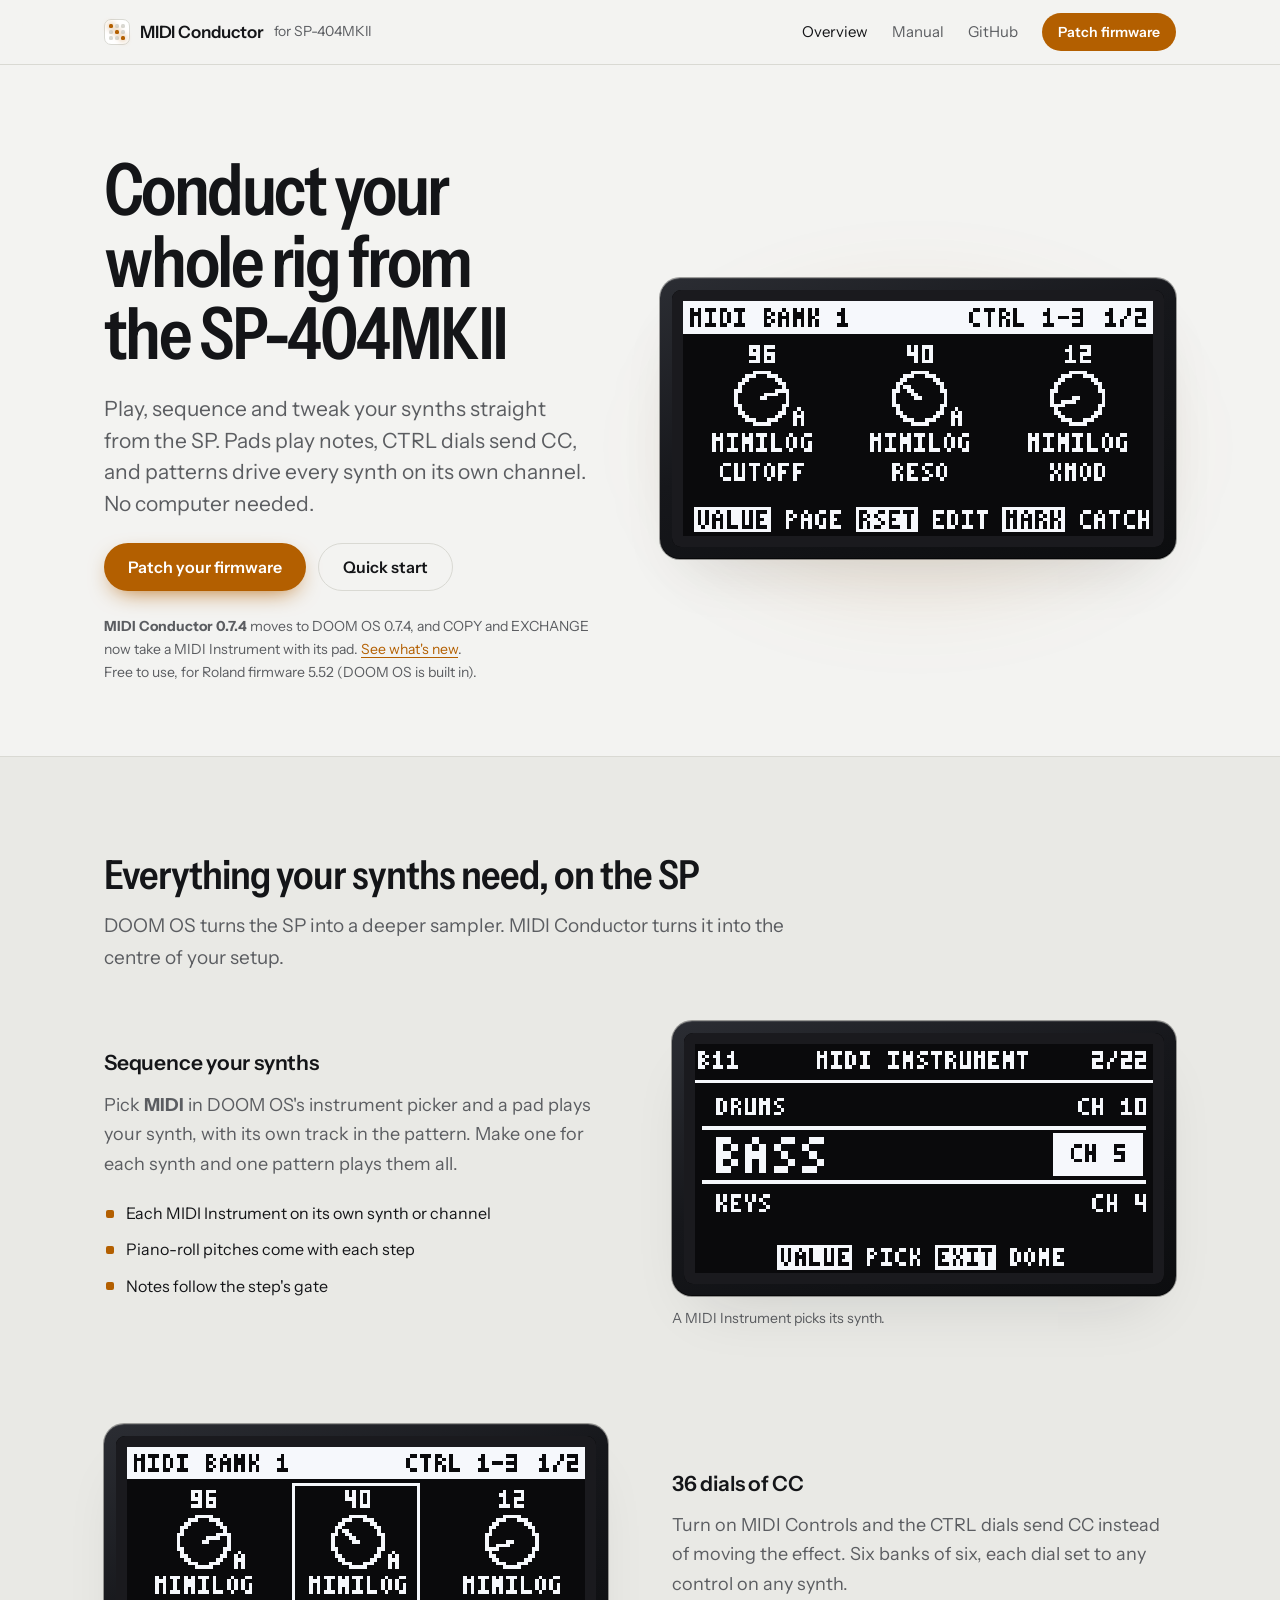
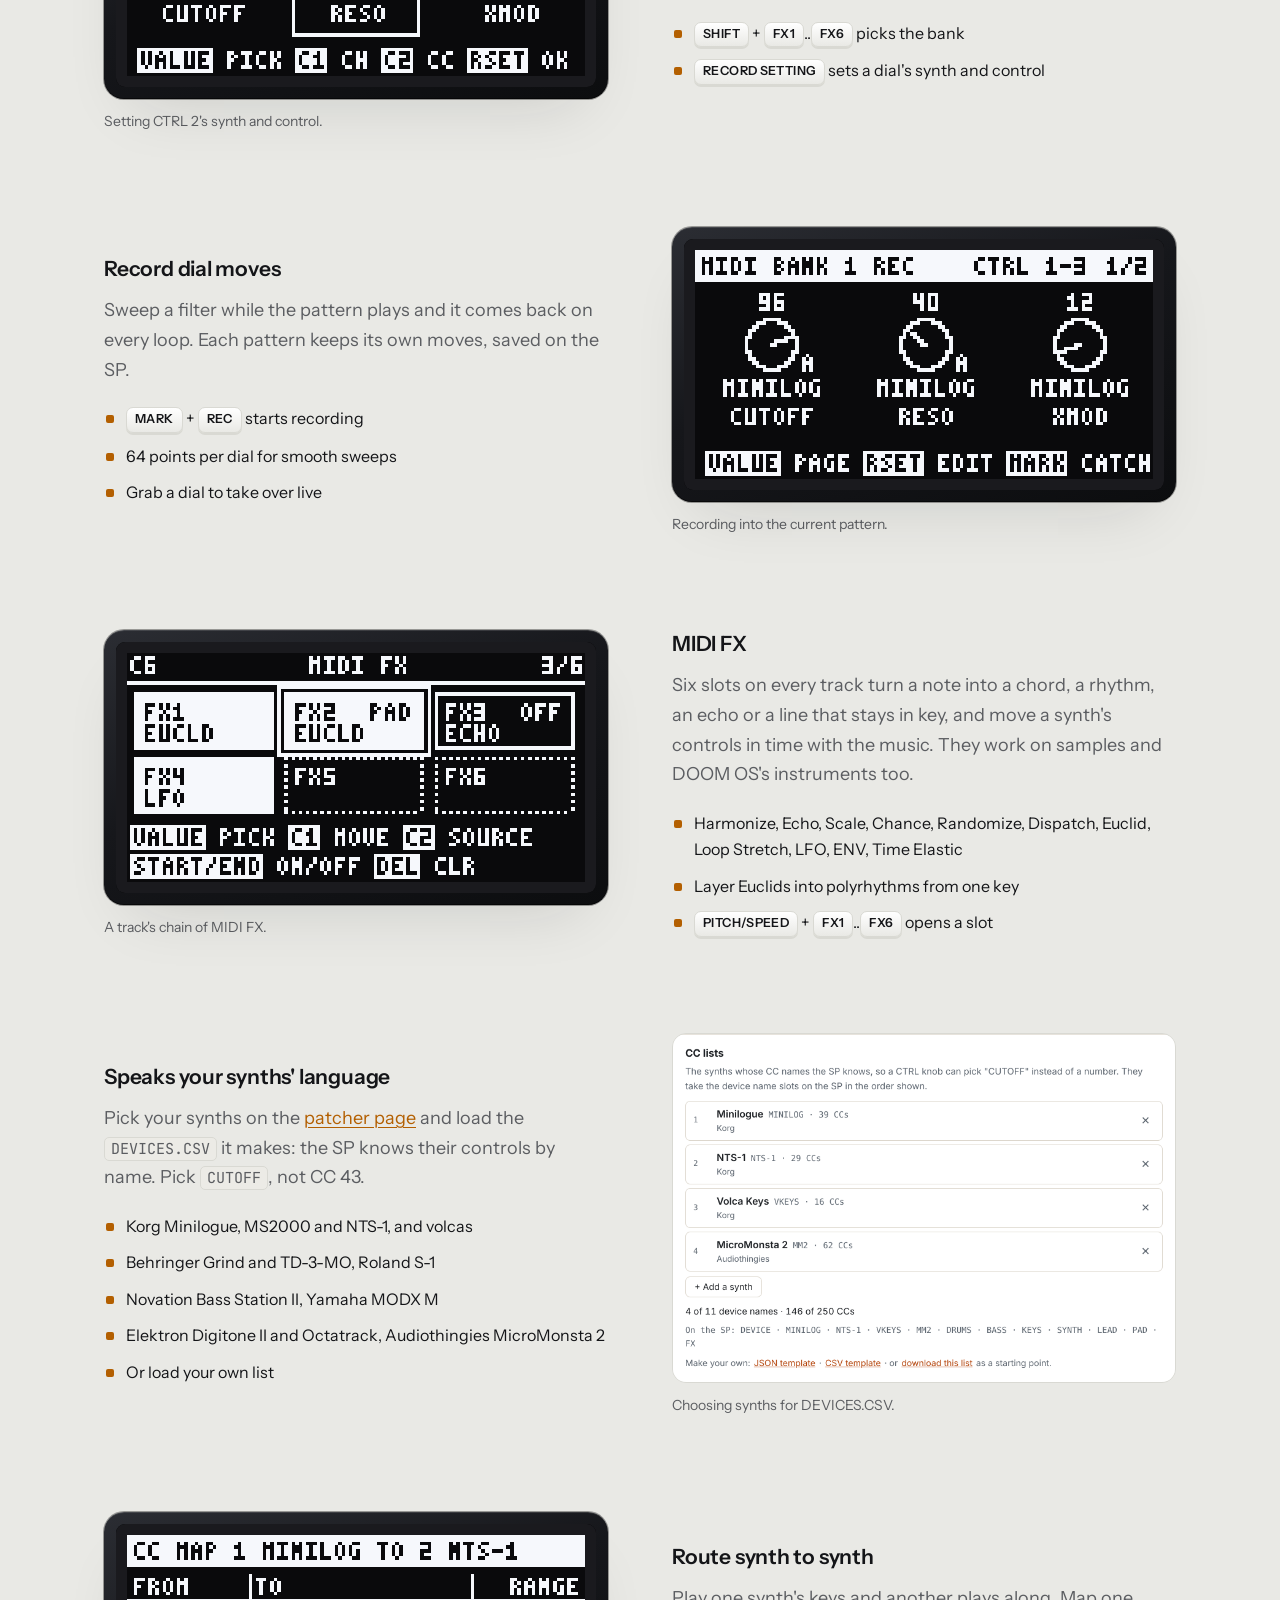
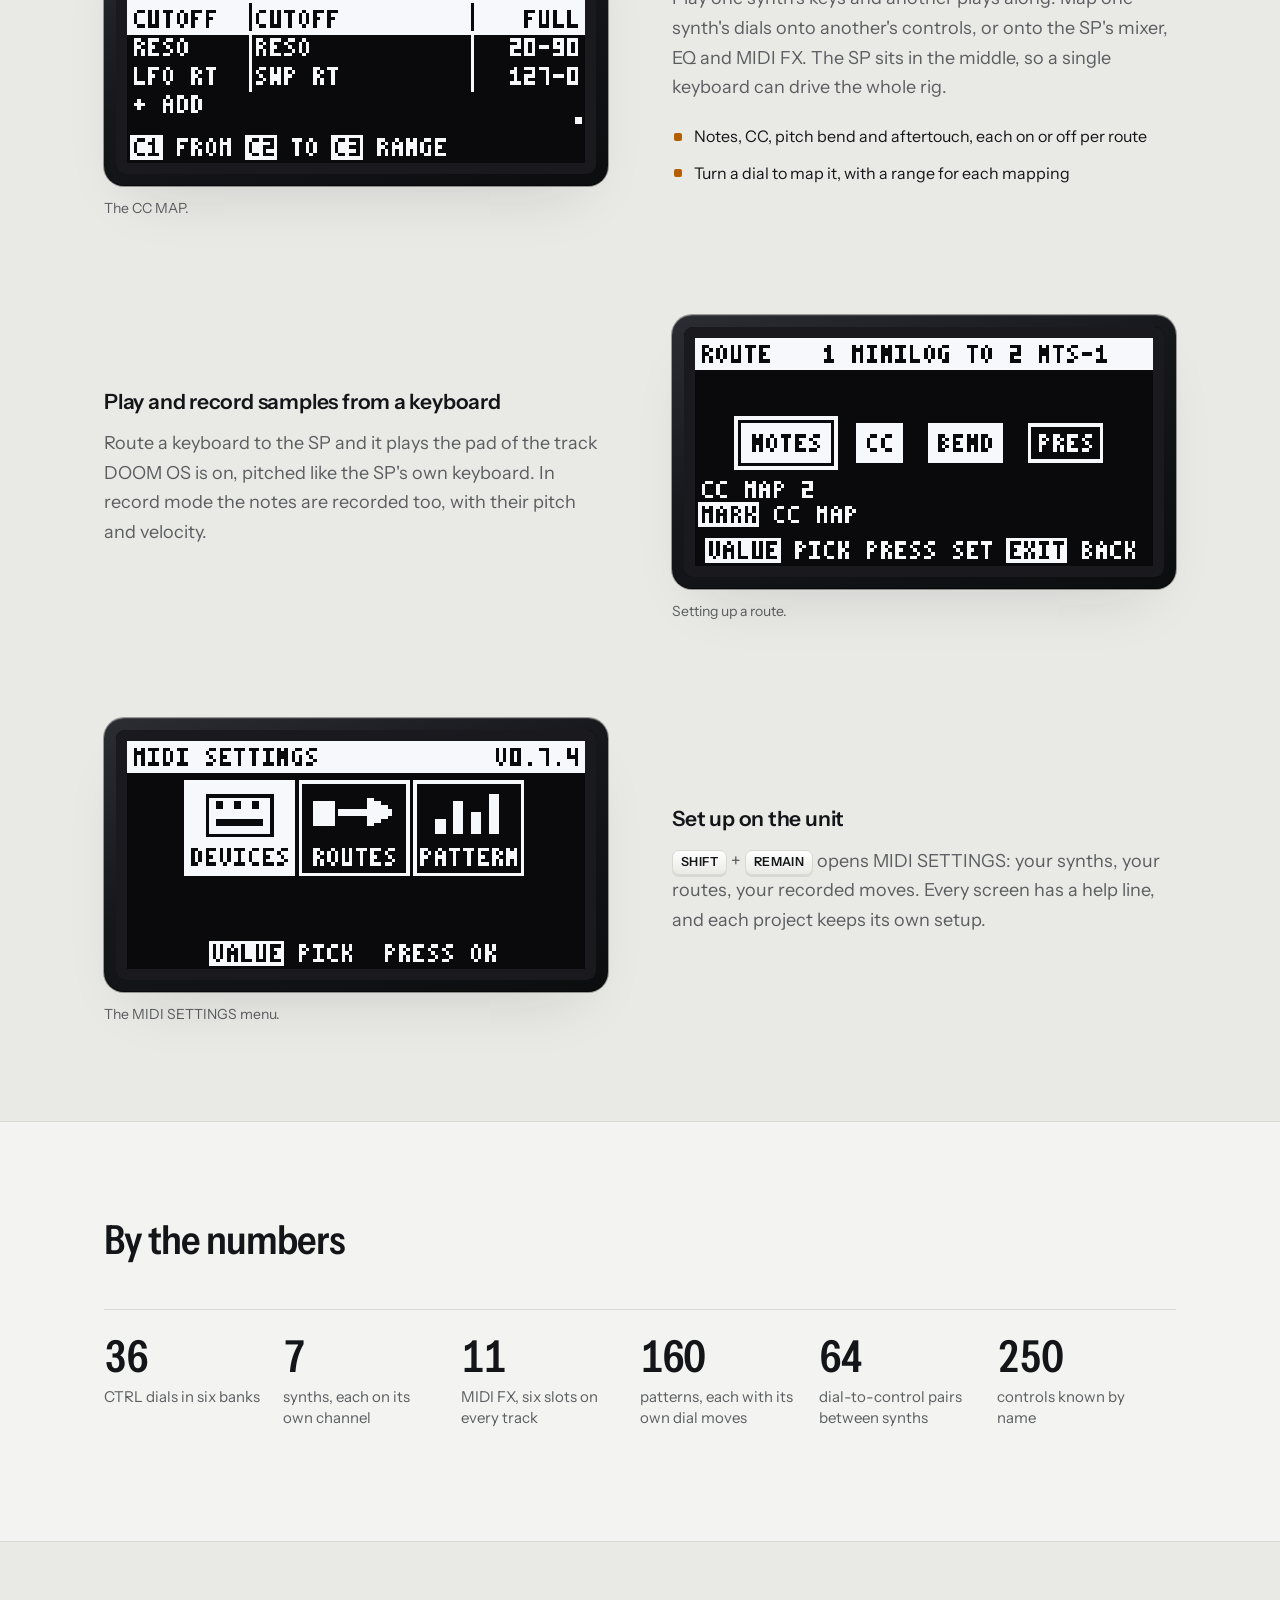
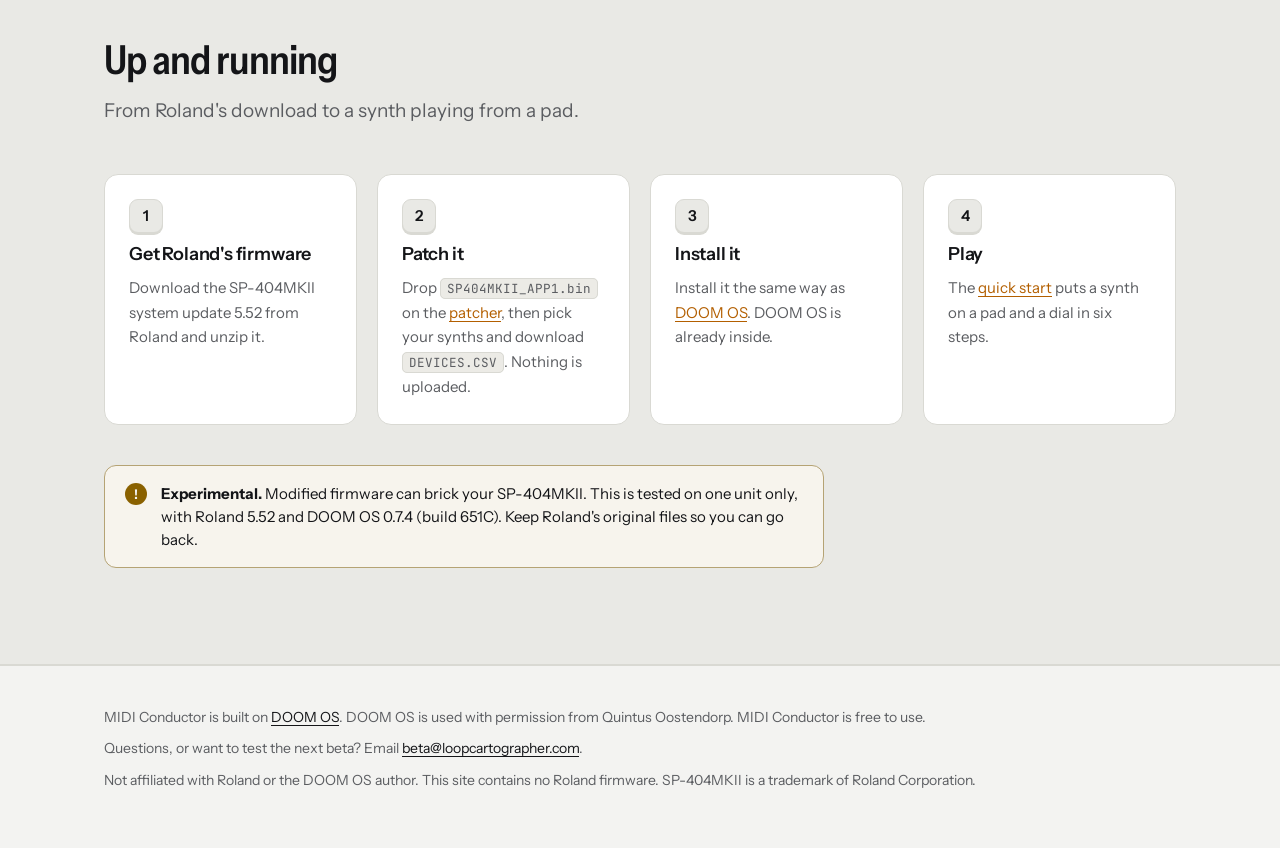
<file: index.html>
<!doctype html>
<html lang="en"><head><meta charset="utf-8">
<meta name="viewport" content="width=device-width,initial-scale=1,viewport-fit=cover">
<title>MIDI Conductor</title>
<link rel="icon" href="favicon.svg" type="image/svg+xml"><link rel="icon" href="favicon-32.png" sizes="32x32" type="image/png"><link rel="apple-touch-icon" href="apple-touch-icon.png"><meta name="description" content="Play, sequence and tweak your synths from the SP-404MKII. An add-on for DOOM OS.">
<link rel="preconnect" href="https://fonts.googleapis.com"><link rel="preconnect" href="https://fonts.gstatic.com" crossorigin>
<link rel="stylesheet" href="https://fonts.googleapis.com/css2?family=Instrument+Sans:wdth,wght@75..100,400..700&family=JetBrains+Mono:wght@400;500&display=swap">
<link rel="stylesheet" href="site.css?v=a4b7d38d">
</head><body>
<header class="top"><div class="wrap">
<a class="brand" href="index.html"><span class="mark" aria-hidden="true"><i class="on"></i><i></i><i></i><i></i><i class="on"></i><i></i><i></i><i></i><i class="on"></i></span>MIDI Conductor <small>for SP-404MKII</small></a>
<nav class="links" aria-label="Site"><a href="index.html" aria-current="page">Overview</a><a href="manual.html">Manual</a><a href="https://github.com/danielmcc123/doom-os-midi-conductor">GitHub</a><a class="btn small" href="patcher.html">Patch firmware</a></nav>
</div></header>

<main>
<div class="wrap hero">
<div class="intro">
<h1>Conduct your whole rig from the SP-404MKII</h1>
<p class="lead">Play, sequence and tweak your synths straight from the SP. Pads play notes, CTRL dials send CC, and patterns drive every synth on its own channel. No computer needed.</p>
<div class="row"><a class="cta" href="patcher.html">Patch your firmware</a><a class="cta alt" href="manual.html#quick">Quick start</a></div>
<p class="fine"><b>MIDI Conductor 0.7.4</b> moves to DOOM OS 0.7.4, and COPY and EXCHANGE now take a MIDI Instrument with its pad. <a href="changelog.html">See what's new</a>.<br>Free to use, for Roland firmware 5.52 (DOOM OS is built in).</p>
</div>
<figure class="screen glow"><img src="images/midi-page-1.png" width="804" height="420" alt="The SP's MIDI page: CTRL 1 to 3 with their values, the synth each one plays and the control it moves, by name"></figure>
</div>

<section class="band"><div class="wrap">
<div class="head"><h2>Everything your synths need, on the SP</h2><p>DOOM OS turns the SP into a deeper sampler. MIDI Conductor turns it into the centre of your setup.</p></div>
<div class="tour">

<div class="feature">
<div class="text"><h3>Sequence your synths</h3>
<p>Pick <b>MIDI</b> in DOOM OS's instrument picker and a pad plays your synth, with its own track in the pattern. Make one for each synth and one pattern plays them all.</p>
<ul><li>Each MIDI Instrument on its own synth or channel</li><li>Piano-roll pitches come with each step</li><li>Notes follow the step's gate</li></ul></div>
<figure><div class="screen"><img src="images/inst-page.png" width="804" height="420" alt="The MIDI INSTRUMENT page: the pad's synth picked from the list of devices" loading="lazy"></div><figcaption>A MIDI Instrument picks its synth.</figcaption></figure>
</div>

<div class="feature flip">
<div class="text"><h3>36 dials of CC</h3>
<p>Turn on MIDI Controls and the CTRL dials send CC instead of moving the effect. Six banks of six, each dial set to any control on any synth.</p>
<ul><li><kbd>SHIFT</kbd> + <kbd>FX1</kbd>..<kbd>FX6</kbd> picks the bank</li><li><kbd>RECORD SETTING</kbd> sets a dial's synth and control</li></ul></div>
<figure><div class="screen"><img src="images/midi-edit.png" width="804" height="420" alt="Edit mode on the MIDI page with CTRL 2 selected" loading="lazy"></div><figcaption>Setting CTRL 2's synth and control.</figcaption></figure>
</div>

<div class="feature">
<div class="text"><h3>Record dial moves</h3>
<p>Sweep a filter while the pattern plays and it comes back on every loop. Each pattern keeps its own moves, saved on the SP.</p>
<ul><li><kbd>MARK</kbd> + <kbd>REC</kbd> starts recording</li><li>64 points per dial for smooth sweeps</li><li>Grab a dial to take over live</li></ul></div>
<figure><div class="screen"><img src="images/midi-rec.png" width="804" height="420" alt="The MIDI page with REC in the title bar" loading="lazy"></div><figcaption>Recording into the current pattern.</figcaption></figure>
</div>

<div class="feature flip">
<div class="text"><h3>MIDI FX</h3>
<p>Six slots on every track turn a note into a chord, a rhythm, an echo or a line that stays in key, and move a synth's controls in time with the music. They work on samples and DOOM OS's instruments too.</p>
<ul><li>Harmonize, Echo, Scale, Chance, Randomize, Dispatch, Euclid, Loop Stretch, LFO, ENV, Time Elastic</li><li>Layer Euclids into polyrhythms from one key</li><li><kbd>PITCH/SPEED</kbd> + <kbd>FX1</kbd>..<kbd>FX6</kbd> opens a slot</li></ul></div>
<figure><div class="screen"><img src="images/fx-chain-page.png" width="804" height="420" alt="The CHAIN page: two Euclids, an Echo switched off and an LFO in the six slots" loading="lazy"></div><figcaption>A track's chain of MIDI FX.</figcaption></figure>
</div>

<div class="feature">
<div class="text"><h3>Speaks your synths' language</h3>
<p>Pick your synths on the <a href="patcher.html#devices">patcher page</a> and load the <code>DEVICES.CSV</code> it makes: the SP knows their controls by name. Pick <code>CUTOFF</code>, not CC 43.</p>
<ul><li>Korg Minilogue, MS2000 and NTS-1, and volcas</li><li>Behringer Grind and TD-3-MO, Roland S-1</li><li>Novation Bass Station II, Yamaha MODX M</li><li>Elektron Digitone II and Octatrack, Audiothingies MicroMonsta 2</li><li>Or load your own list</li></ul></div>
<figure><img src="images/cc-picker.png" alt="The patcher's synth list with four synths added" loading="lazy" class="shotimg"><figcaption>Choosing synths for DEVICES.CSV.</figcaption></figure>
</div>

<div class="feature flip">
<div class="text"><h3>Route synth to synth</h3>
<p>Play one synth's keys and another plays along. Map one synth's dials onto another's controls, or onto the SP's mixer, EQ and MIDI FX. The SP sits in the middle, so a single keyboard can drive the whole rig.</p>
<ul><li>Notes, CC, pitch bend and aftertouch, each on or off per route</li><li>Turn a dial to map it, with a range for each mapping</li></ul></div>
<figure><div class="screen"><img src="images/ccmap-synth.png" alt="The CC MAP: a synth's dials mapped to another synth's controls, each with a range" width="804" height="420" loading="lazy"></div><figcaption>The CC MAP.</figcaption></figure>
</div>

<div class="feature">
<div class="text"><h3>Play and record samples from a keyboard</h3>
<p>Route a keyboard to the SP and it plays the pad of the track DOOM OS is on, pitched like the SP's own keyboard. In record mode the notes are recorded too, with their pitch and velocity.</p></div>
<figure><div class="screen"><img src="images/learn-route.png" width="804" height="420" alt="Route MINILOG to NTS-1 with CC and BEND on and two CC map pairs" loading="lazy"></div><figcaption>Setting up a route.</figcaption></figure>
</div>

<div class="feature flip">
<div class="text"><h3>Set up on the unit</h3>
<p><kbd>SHIFT</kbd> + <kbd>REMAIN</kbd> opens MIDI SETTINGS: your synths, your routes, your recorded moves. Every screen has a help line, and each project keeps its own setup.</p></div>
<figure><div class="screen"><img src="images/menu-07.png?v=074" width="804" height="420" alt="The MIDI SETTINGS menu: DEVICES, ROUTES and PATTERN, with the version on its title bar" loading="lazy"></div><figcaption>The MIDI SETTINGS menu.</figcaption></figure>
</div>

</div></div></section>

<section><div class="wrap">
<div class="head"><h2>By the numbers</h2></div>
<dl class="specs">
<div><dt>36</dt><dd>CTRL dials in six banks</dd></div>
<div><dt>7</dt><dd>synths, each on its own channel</dd></div>
<div><dt>11</dt><dd>MIDI FX, six slots on every track</dd></div>
<div><dt>160</dt><dd>patterns, each with its own dial moves</dd></div>
<div><dt>64</dt><dd>dial-to-control pairs between synths</dd></div>
<div><dt>250</dt><dd>controls known by name</dd></div>
</dl>
</div></section>

<section class="band" id="install"><div class="wrap">
<div class="head"><h2>Up and running</h2><p>From Roland's download to a synth playing from a pad.</p></div>
<ol class="steps4">
<li><h3>Get Roland's firmware</h3><p>Download the SP-404MKII system update 5.52 from Roland and unzip it.</p></li>
<li><h3>Patch it</h3><p>Drop <code>SP404MKII_APP1.bin</code> on the <a href="patcher.html">patcher</a>, then pick your synths and download <code>DEVICES.CSV</code>. Nothing is uploaded.</p></li>
<li><h3>Install it</h3><p>Install it the same way as <a href="https://klangfeldlabs.com/doom-os/manual/">DOOM OS</a>. DOOM OS is already inside.</p></li>
<li><h3>Play</h3><p>The <a href="manual.html#quick">quick start</a> puts a synth on a pad and a dial in six steps.</p></li>
</ol>
<div class="warn spaced"><p><b>Experimental.</b> Modified firmware can brick your SP-404MKII. This is tested on one unit only, with Roland 5.52 and DOOM OS 0.7.4 (build 651C). Keep Roland's original files so you can go back.</p></div>
</div></section>
</main>
<footer><div class="wrap">
<p>MIDI Conductor is built on <a href="https://klangfeldlabs.com/doom-os/">DOOM OS</a>. DOOM OS is used with permission from Quintus Oostendorp. MIDI Conductor is free to use.</p>
<p>Questions, or want to test the next beta? Email <a href="mailto:beta@loopcartographer.com">beta@loopcartographer.com</a>.</p>
<p>Not affiliated with Roland or the DOOM OS author. This site contains no Roland firmware. SP-404MKII is a trademark of Roland Corporation.</p>
</div></footer>
</body></html>
</file>
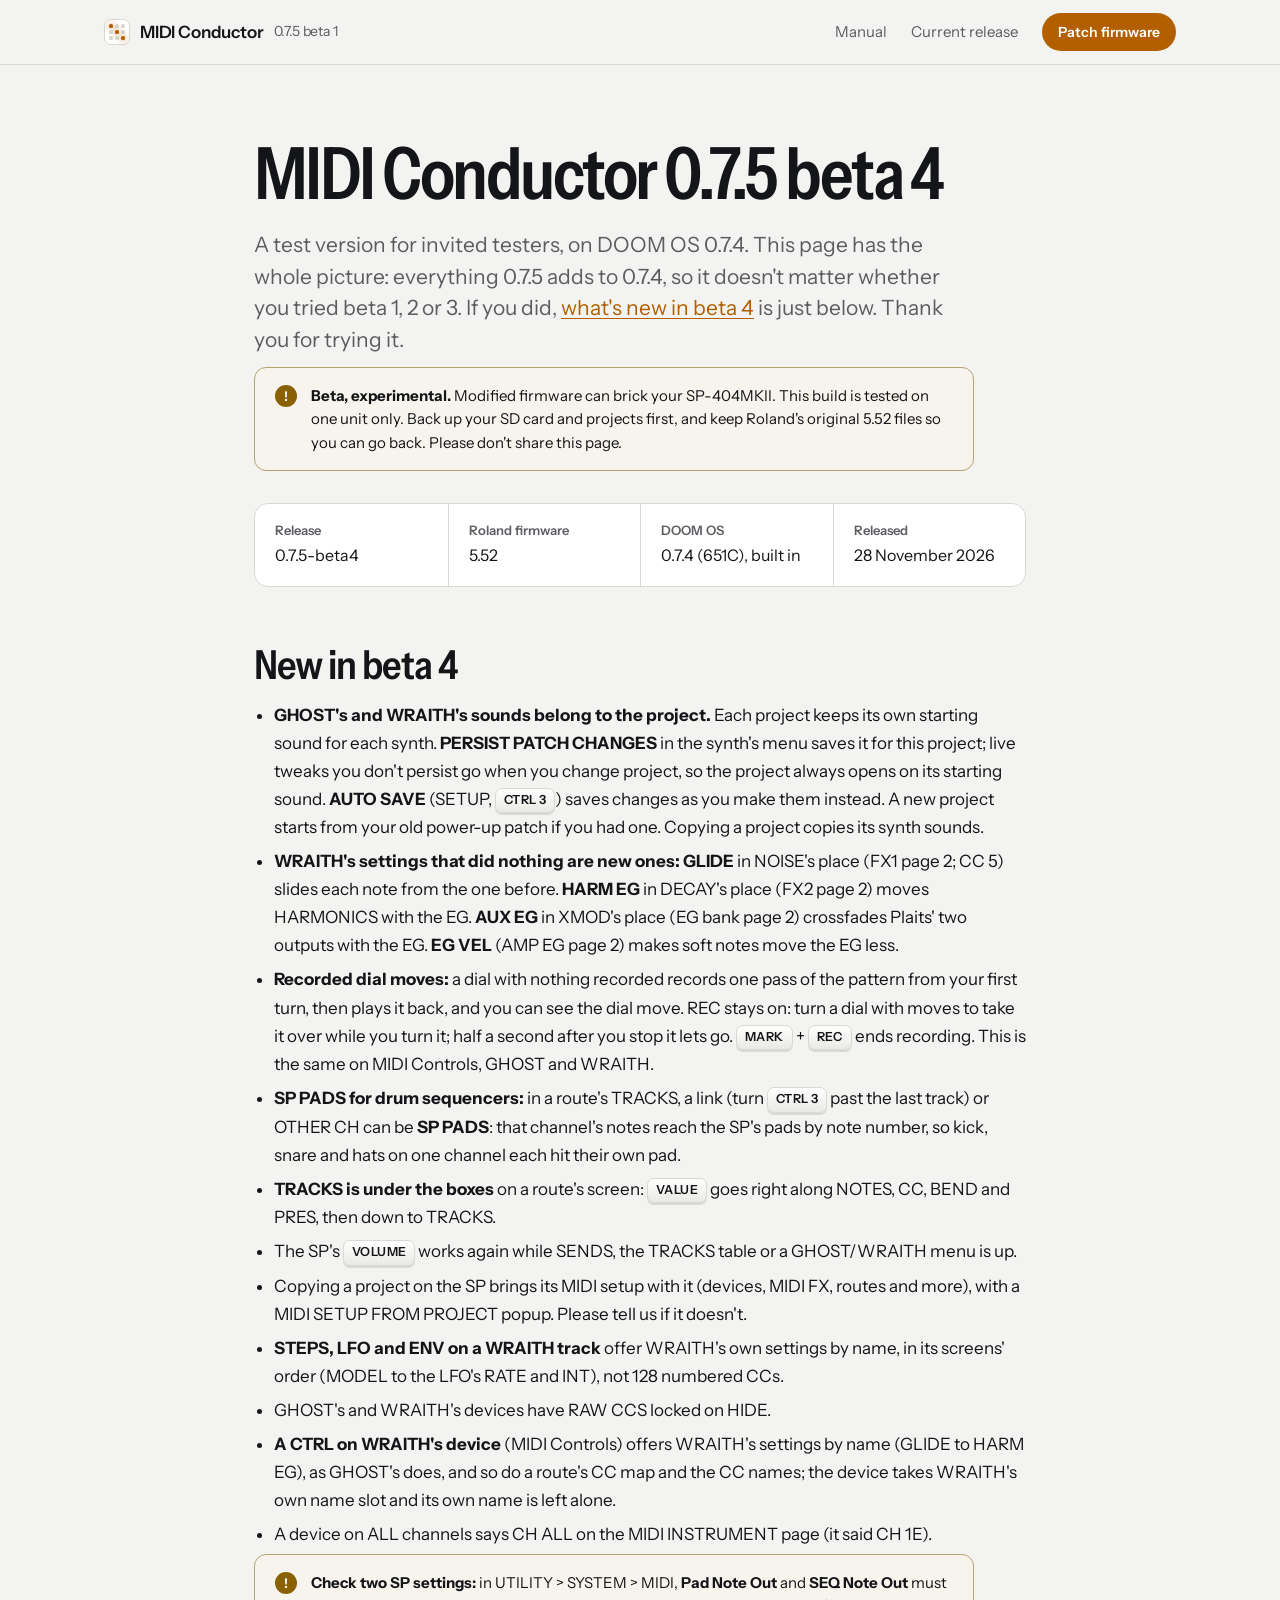
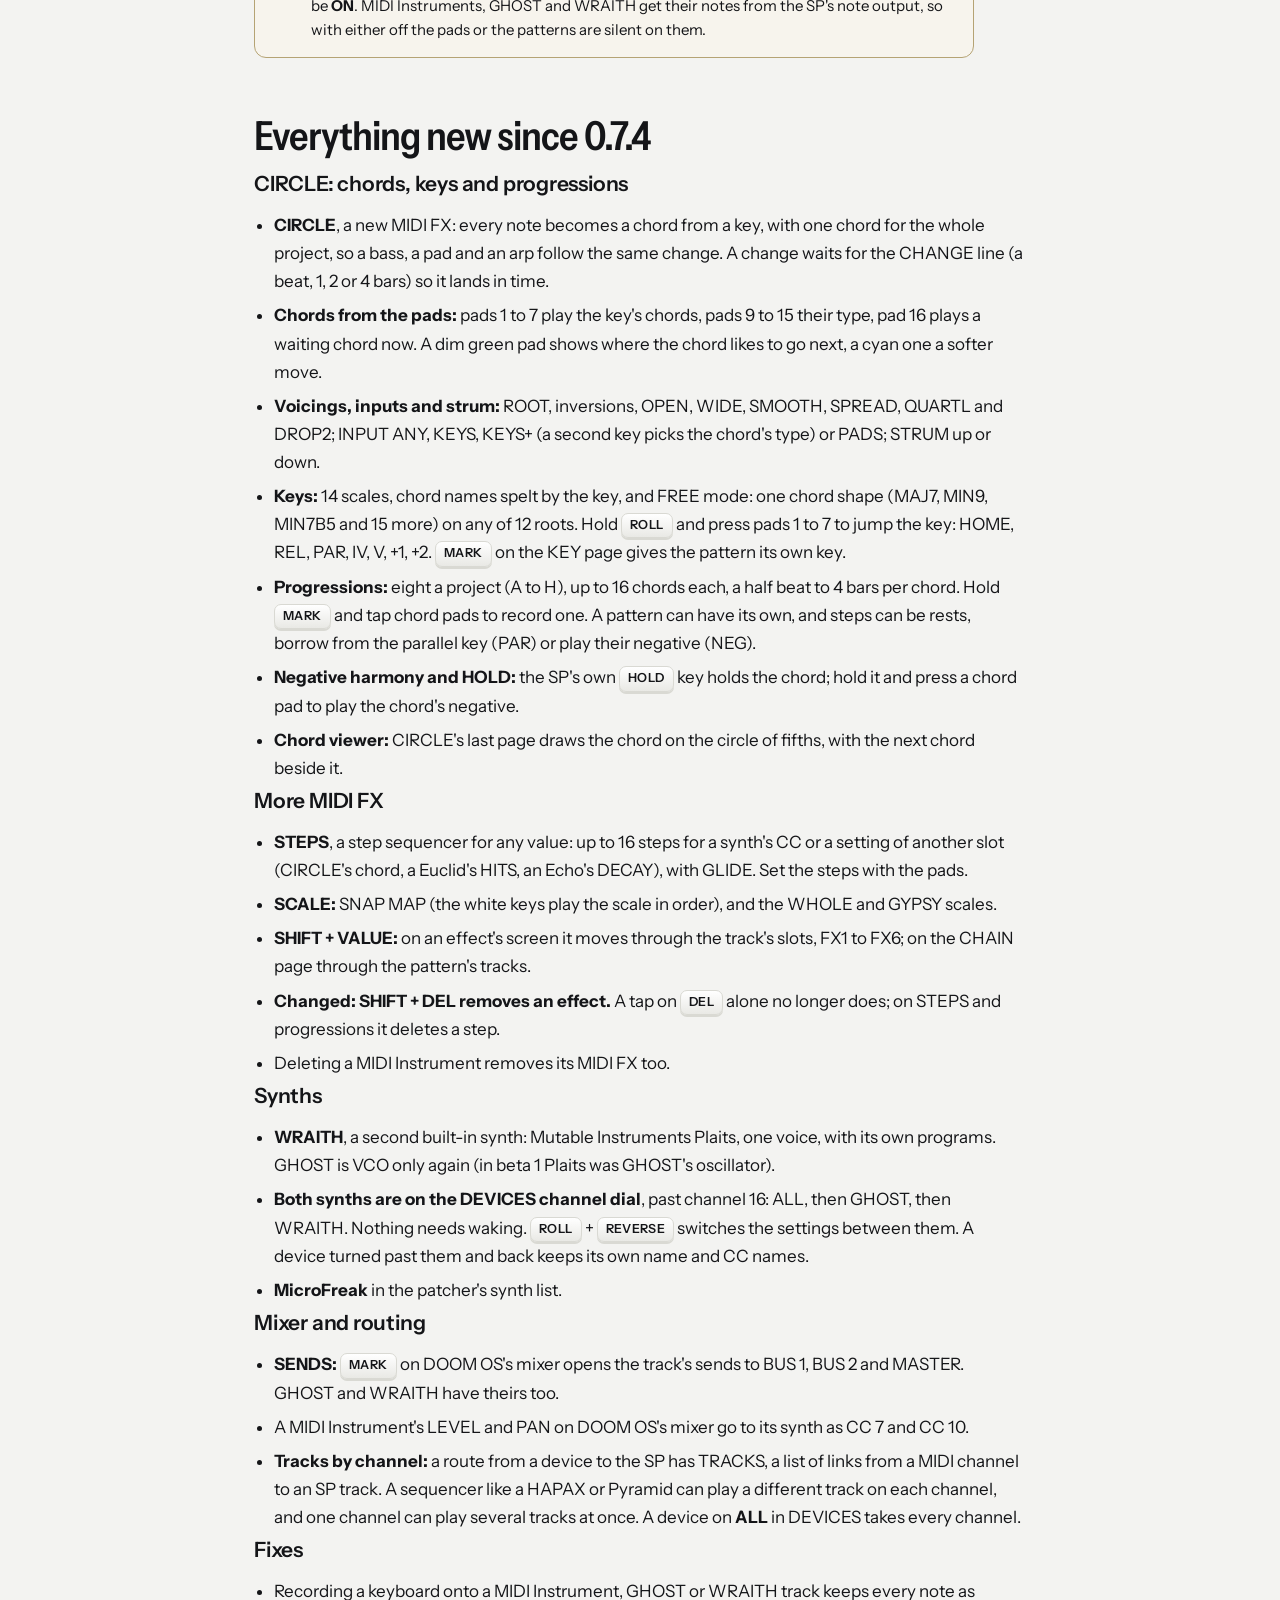
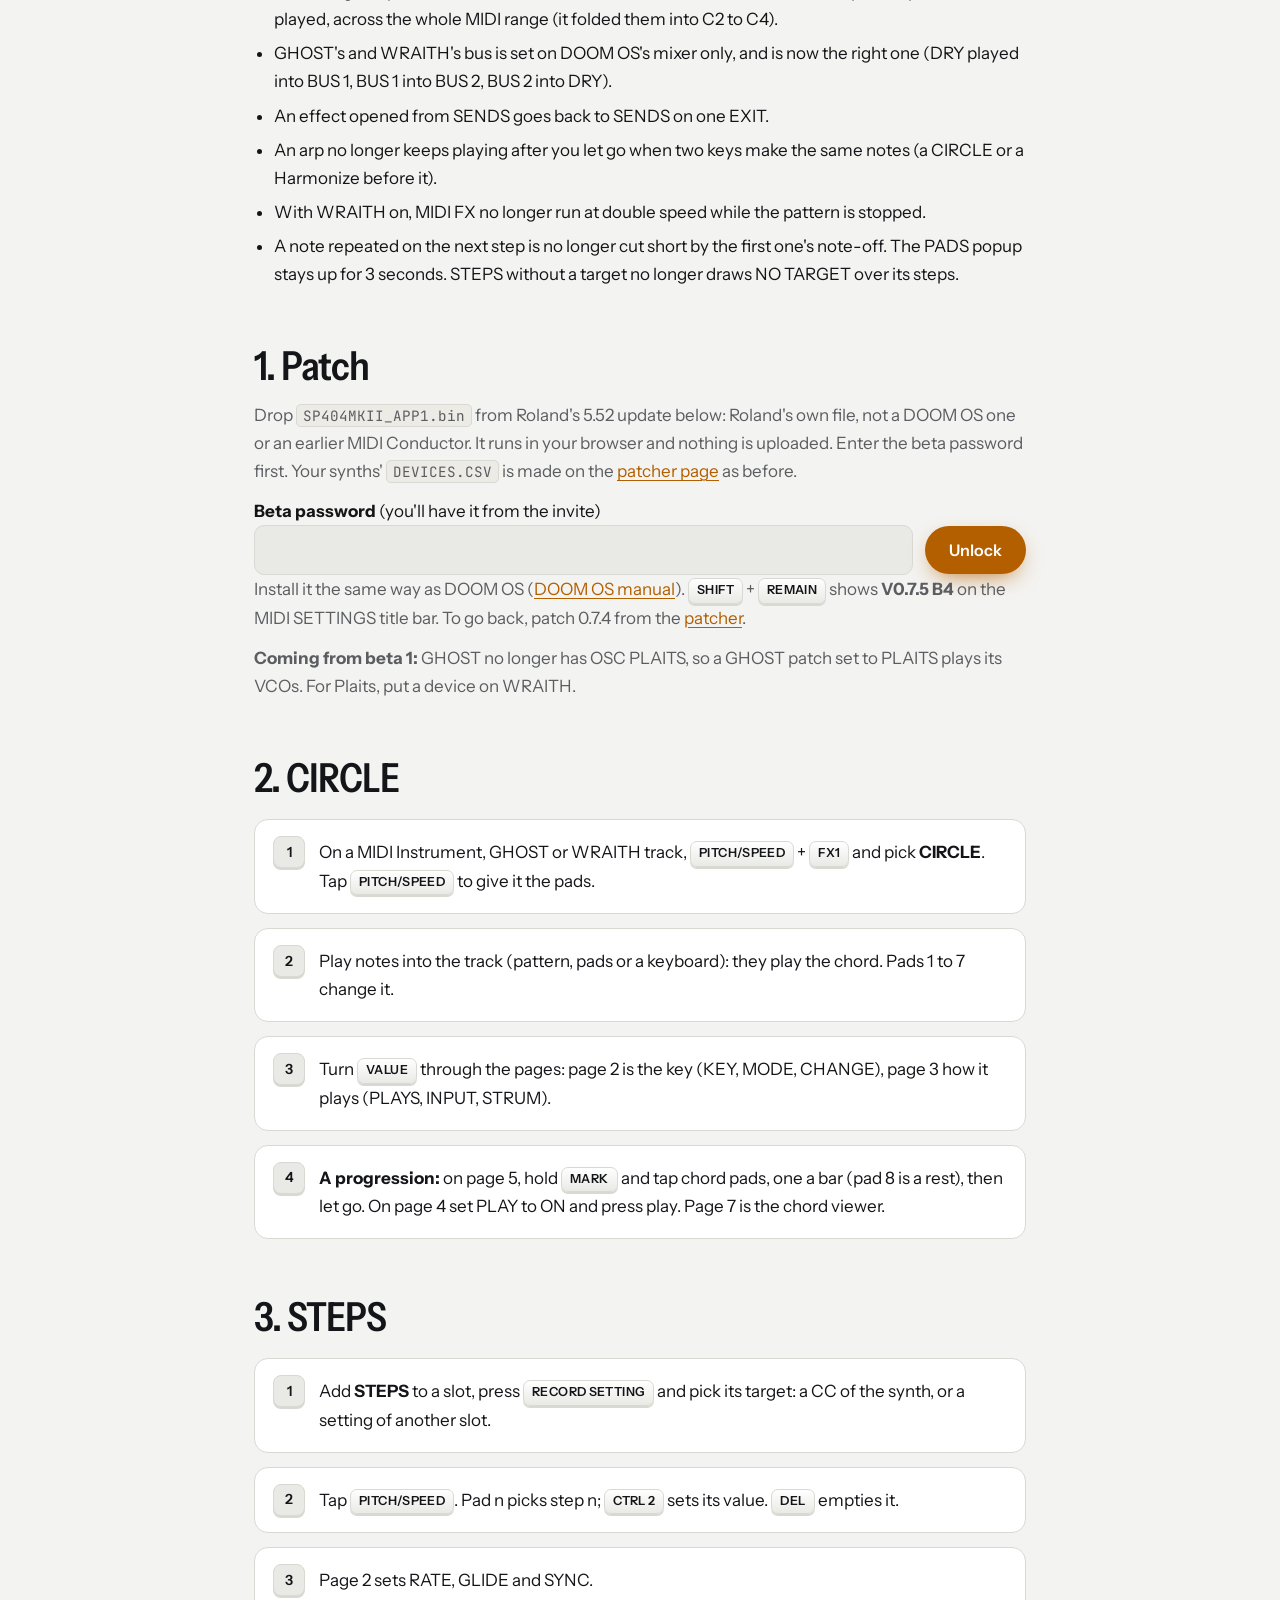
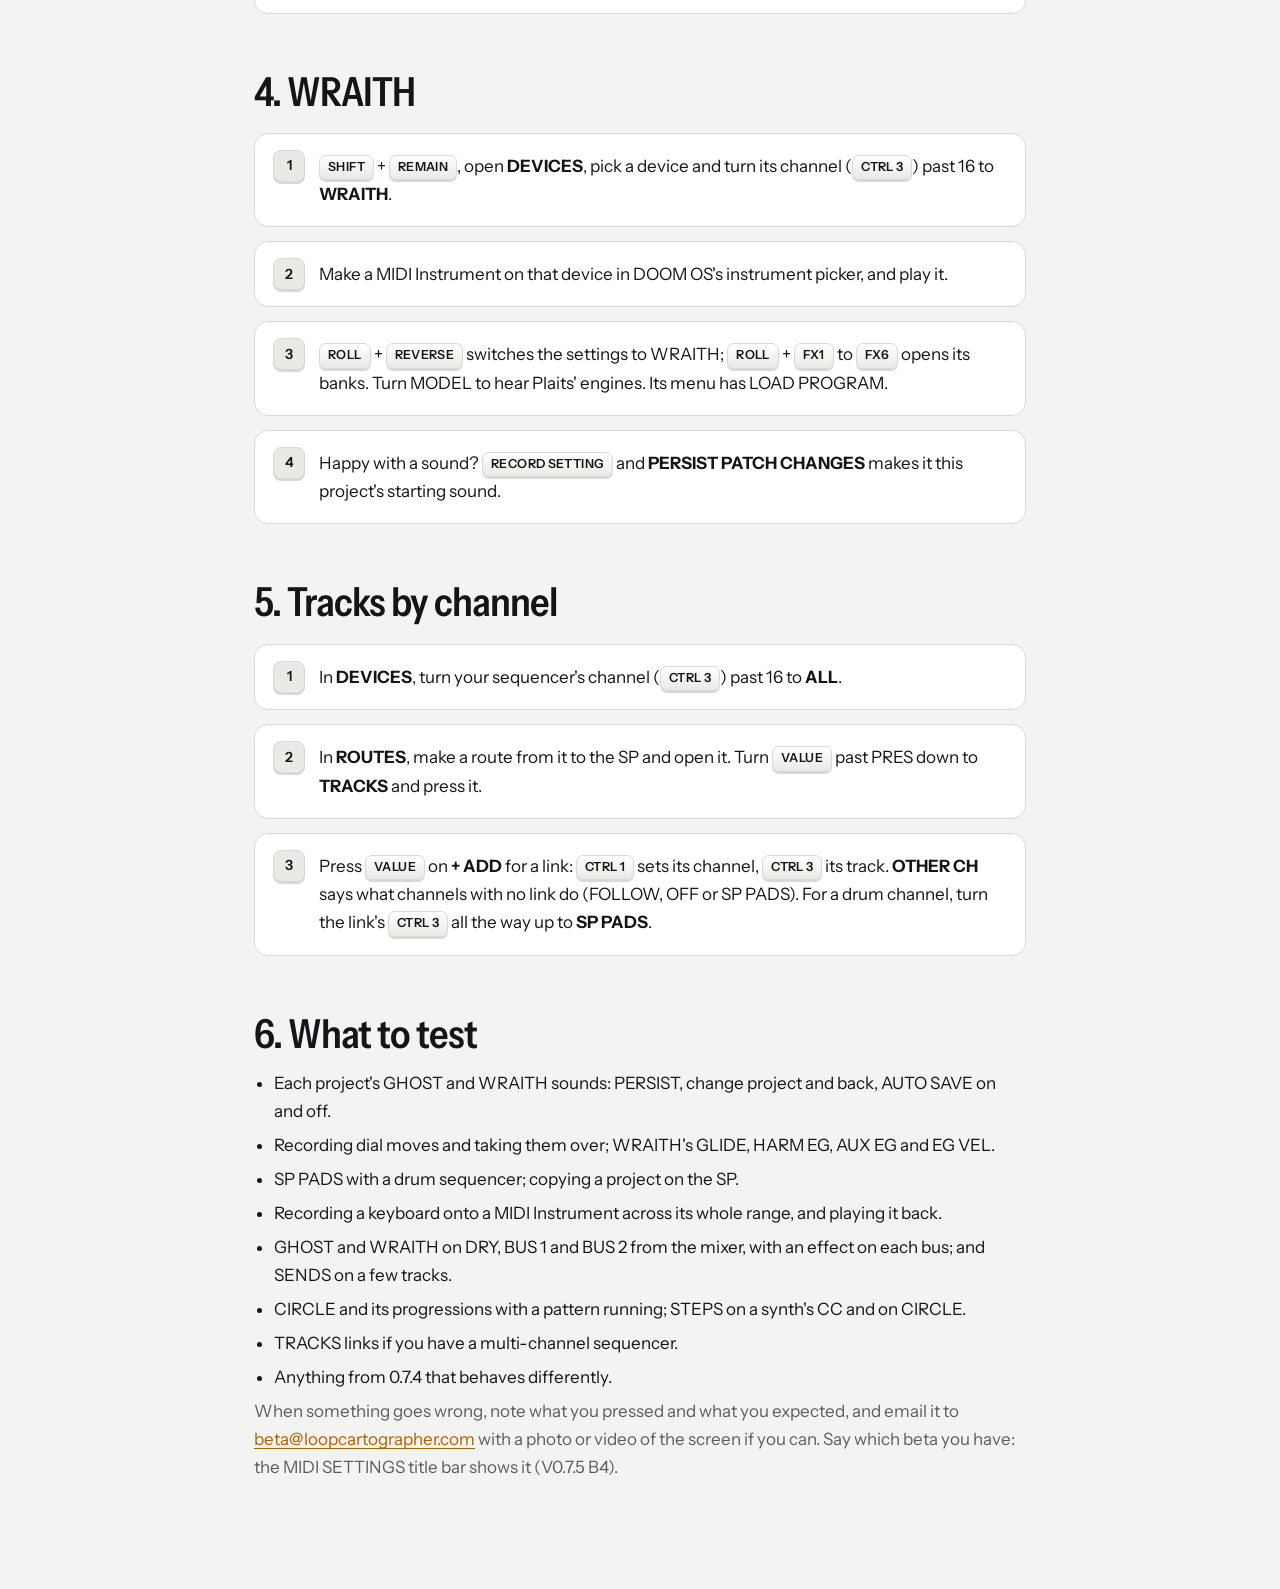
<file: beta/index.html>
<!doctype html>
<html lang="en"><head><meta charset="utf-8">
<meta name="viewport" content="width=device-width,initial-scale=1,viewport-fit=cover">
<title>MIDI Conductor 0.7.5 Beta 3</title>
<meta name="robots" content="noindex">
<link rel="icon" href="../favicon.svg" type="image/svg+xml"><link rel="icon" href="../favicon-32.png" sizes="32x32" type="image/png"><link rel="apple-touch-icon" href="../apple-touch-icon.png"><meta name="description" content="A test version of MIDI Conductor 0.7.5 for invited testers.">
<link rel="preconnect" href="https://fonts.googleapis.com"><link rel="preconnect" href="https://fonts.gstatic.com" crossorigin>
<link rel="stylesheet" href="https://fonts.googleapis.com/css2?family=Instrument+Sans:wdth,wght@75..100,400..700&family=JetBrains+Mono:wght@400;500&display=swap">
<link rel="stylesheet" href="../site.css?v=a4b7d38d">
<style>
.new{margin:14px 0 0;padding-left:20px}
.new li{margin:6px 0}
</style>
</head><body>
<header class="top"><div class="wrap">
<a class="brand" href="../index.html"><span class="mark" aria-hidden="true"><i class="on"></i><i></i><i></i><i></i><i class="on"></i><i></i><i></i><i></i><i class="on"></i></span>MIDI Conductor <small>0.7.5 beta 1</small></a>
<nav class="links" aria-label="Site"><a href="../manual.html">Manual</a><a href="../index.html">Current release</a><a class="btn small" href="#get">Patch firmware</a></nav>
</div></header>

<main class="wrap tool">
<h1>MIDI Conductor 0.7.5 beta 4</h1>
<p class="lead">A test version for invited testers, on DOOM OS 0.7.4. This page has the whole picture: everything 0.7.5 adds to 0.7.4, so it doesn't matter whether you tried beta 1, 2 or 3. If you did, <a href="#beta4">what's new in beta 4</a> is just below. Thank you for trying it.</p>
<div class="warn"><p><b>Beta, experimental.</b> Modified firmware can brick your SP-404MKII. This build is tested on one unit only. Back up your SD card and projects first, and keep Roland's original 5.52 files so you can go back. Please don't share this page.</p></div>
<div class="release">
<div><h3>Release</h3><p><span data-release="version">0.7.5-beta4</span></p></div>
<div><h3>Roland firmware</h3><p><span data-release="firmware">5.52</span></p></div>
<div><h3>DOOM OS</h3><p>0.7.4 (651C), built in</p></div>
<div><h3>Released</h3><p><span data-release="released">28 November 2026</span></p></div>
</div>

<h2 id="beta4">New in beta 4</h2>
<ul class="new">
<li><b>GHOST's and WRAITH's sounds belong to the project.</b> Each project keeps its own starting sound for each synth. <b>PERSIST PATCH CHANGES</b> in the synth's menu saves it for this project; live tweaks you don't persist go when you change project, so the project always opens on its starting sound. <b>AUTO SAVE</b> (SETUP, <kbd>CTRL 3</kbd>) saves changes as you make them instead. A new project starts from your old power-up patch if you had one. Copying a project copies its synth sounds.</li>
<li><b>WRAITH's settings that did nothing are new ones:</b> <b>GLIDE</b> in NOISE's place (FX1 page 2; CC 5) slides each note from the one before. <b>HARM EG</b> in DECAY's place (FX2 page 2) moves HARMONICS with the EG. <b>AUX EG</b> in XMOD's place (EG bank page 2) crossfades Plaits' two outputs with the EG. <b>EG VEL</b> (AMP EG page 2) makes soft notes move the EG less.</li>
<li><b>Recorded dial moves:</b> a dial with nothing recorded records one pass of the pattern from your first turn, then plays it back, and you can see the dial move. REC stays on: turn a dial with moves to take it over while you turn it; half a second after you stop it lets go. <kbd>MARK</kbd> + <kbd>REC</kbd> ends recording. This is the same on MIDI Controls, GHOST and WRAITH.</li>
<li><b>SP PADS for drum sequencers:</b> in a route's TRACKS, a link (turn <kbd>CTRL 3</kbd> past the last track) or OTHER CH can be <b>SP PADS</b>: that channel's notes reach the SP's pads by note number, so kick, snare and hats on one channel each hit their own pad.</li>
<li><b>TRACKS is under the boxes</b> on a route's screen: <kbd>VALUE</kbd> goes right along NOTES, CC, BEND and PRES, then down to TRACKS.</li>
<li>The SP's <kbd>VOLUME</kbd> works again while SENDS, the TRACKS table or a GHOST/WRAITH menu is up.</li>
<li>Copying a project on the SP brings its MIDI setup with it (devices, MIDI FX, routes and more), with a MIDI SETUP FROM PROJECT popup. Please tell us if it doesn't.</li>
<li><b>STEPS, LFO and ENV on a WRAITH track</b> offer WRAITH's own settings by name, in its screens' order (MODEL to the LFO's RATE and INT), not 128 numbered CCs.</li>
<li>GHOST's and WRAITH's devices have RAW CCS locked on HIDE.</li>
<li><b>A CTRL on WRAITH's device</b> (MIDI Controls) offers WRAITH's settings by name (GLIDE to HARM EG), as GHOST's does, and so do a route's CC map and the CC names; the device takes WRAITH's own name slot and its own name is left alone.</li>
<li>A device on ALL channels says CH ALL on the MIDI INSTRUMENT page (it said CH 1E).</li>
</ul>
<div class="warn"><p><b>Check two SP settings:</b> in UTILITY &gt; SYSTEM &gt; MIDI, <b>Pad Note Out</b> and <b>SEQ Note Out</b> must be <b>ON</b>. MIDI Instruments, GHOST and WRAITH get their notes from the SP's note output, so with either off the pads or the patterns are silent on them.</p></div>

<h2>Everything new since 0.7.4</h2>
<h3>CIRCLE: chords, keys and progressions</h3>
<ul class="new">
<li><b>CIRCLE</b>, a new MIDI FX: every note becomes a chord from a key, with one chord for the whole project, so a bass, a pad and an arp follow the same change. A change waits for the CHANGE line (a beat, 1, 2 or 4 bars) so it lands in time.</li>
<li><b>Chords from the pads:</b> pads 1 to 7 play the key's chords, pads 9 to 15 their type, pad 16 plays a waiting chord now. A dim green pad shows where the chord likes to go next, a cyan one a softer move.</li>
<li><b>Voicings, inputs and strum:</b> ROOT, inversions, OPEN, WIDE, SMOOTH, SPREAD, QUARTL and DROP2; INPUT ANY, KEYS, KEYS+ (a second key picks the chord's type) or PADS; STRUM up or down.</li>
<li><b>Keys:</b> 14 scales, chord names spelt by the key, and FREE mode: one chord shape (MAJ7, MIN9, MIN7B5 and 15 more) on any of 12 roots. Hold <kbd>ROLL</kbd> and press pads 1 to 7 to jump the key: HOME, REL, PAR, IV, V, +1, +2. <kbd>MARK</kbd> on the KEY page gives the pattern its own key.</li>
<li><b>Progressions:</b> eight a project (A to H), up to 16 chords each, a half beat to 4 bars per chord. Hold <kbd>MARK</kbd> and tap chord pads to record one. A pattern can have its own, and steps can be rests, borrow from the parallel key (PAR) or play their negative (NEG).</li>
<li><b>Negative harmony and HOLD:</b> the SP's own <kbd>HOLD</kbd> key holds the chord; hold it and press a chord pad to play the chord's negative.</li>
<li><b>Chord viewer:</b> CIRCLE's last page draws the chord on the circle of fifths, with the next chord beside it.</li>
</ul>
<h3>More MIDI FX</h3>
<ul class="new">
<li><b>STEPS</b>, a step sequencer for any value: up to 16 steps for a synth's CC or a setting of another slot (CIRCLE's chord, a Euclid's HITS, an Echo's DECAY), with GLIDE. Set the steps with the pads.</li>
<li><b>SCALE:</b> SNAP MAP (the white keys play the scale in order), and the WHOLE and GYPSY scales.</li>
<li><b>SHIFT + VALUE:</b> on an effect's screen it moves through the track's slots, FX1 to FX6; on the CHAIN page through the pattern's tracks.</li>
<li><b>Changed: SHIFT + DEL removes an effect.</b> A tap on <kbd>DEL</kbd> alone no longer does; on STEPS and progressions it deletes a step.</li>
<li>Deleting a MIDI Instrument removes its MIDI FX too.</li>
</ul>
<h3>Synths</h3>
<ul class="new">
<li><b>WRAITH</b>, a second built-in synth: Mutable Instruments Plaits, one voice, with its own programs. GHOST is VCO only again (in beta 1 Plaits was GHOST's oscillator).</li>
<li><b>Both synths are on the DEVICES channel dial</b>, past channel 16: ALL, then GHOST, then WRAITH. Nothing needs waking. <kbd>ROLL</kbd> + <kbd>REVERSE</kbd> switches the settings between them. A device turned past them and back keeps its own name and CC names.</li>
<li><b>MicroFreak</b> in the patcher's synth list.</li>
</ul>
<h3>Mixer and routing</h3>
<ul class="new">
<li><b>SENDS:</b> <kbd>MARK</kbd> on DOOM OS's mixer opens the track's sends to BUS 1, BUS 2 and MASTER. GHOST and WRAITH have theirs too.</li>
<li>A MIDI Instrument's LEVEL and PAN on DOOM OS's mixer go to its synth as CC 7 and CC 10.</li>
<li><b>Tracks by channel:</b> a route from a device to the SP has TRACKS, a list of links from a MIDI channel to an SP track. A sequencer like a HAPAX or Pyramid can play a different track on each channel, and one channel can play several tracks at once. A device on <b>ALL</b> in DEVICES takes every channel.</li>
</ul>
<h3>Fixes</h3>
<ul class="new">
<li>Recording a keyboard onto a MIDI Instrument, GHOST or WRAITH track keeps every note as played, across the whole MIDI range (it folded them into C2 to C4).</li>
<li>GHOST's and WRAITH's bus is set on DOOM OS's mixer only, and is now the right one (DRY played into BUS 1, BUS 1 into BUS 2, BUS 2 into DRY).</li>
<li>An effect opened from SENDS goes back to SENDS on one EXIT.</li>
<li>An arp no longer keeps playing after you let go when two keys make the same notes (a CIRCLE or a Harmonize before it).</li>
<li>With WRAITH on, MIDI FX no longer run at double speed while the pattern is stopped.</li>
<li>A note repeated on the next step is no longer cut short by the first one's note-off. The PADS popup stays up for 3 seconds. STEPS without a target no longer draws NO TARGET over its steps.</li>
</ul>

<h2 id="get">1. Patch</h2>
<p>Drop <code>SP404MKII_APP1.bin</code> from Roland's 5.52 update below: Roland's own file, not a DOOM OS one or an earlier MIDI Conductor. It runs in your browser and nothing is uploaded. Enter the beta password first. Your synths' <code>DEVICES.CSV</code> is made on the <a href="../patcher.html#devices">patcher page</a> as before.</p>
<form id="unlock" class="have" autocomplete="off">
<label for="pw"><b>Beta password</b> (you'll have it from the invite)</label>
<div class="row"><input id="pw" type="password" autocapitalize="off" spellcheck="false" style="flex:1;min-width:0;font:inherit;padding:10px 12px;border-radius:10px;border:1px solid var(--line);background:var(--bg2);color:var(--fg)"><button class="btn" type="submit">Unlock</button></div>
<p id="pwmsg" role="status" style="margin:0;color:var(--dim)"></p>
</form>
<div id="patcher"></div>
<p>Install it the same way as DOOM OS (<a href="https://klangfeldlabs.com/doom-os/manual/">DOOM OS manual</a>). <kbd>SHIFT</kbd> + <kbd>REMAIN</kbd> shows <b>V0.7.5 B4</b> on the MIDI SETTINGS title bar. To go back, patch 0.7.4 from the <a href="../patcher.html">patcher</a>.</p>
<p><b>Coming from beta 1:</b> GHOST no longer has OSC PLAITS, so a GHOST patch set to PLAITS plays its VCOs. For Plaits, put a device on WRAITH.</p>

<h2>2. CIRCLE</h2>
<ol class="steps">
<li>On a MIDI Instrument, GHOST or WRAITH track, <kbd>PITCH/SPEED</kbd> + <kbd>FX1</kbd> and pick <b>CIRCLE</b>. Tap <kbd>PITCH/SPEED</kbd> to give it the pads.</li>
<li>Play notes into the track (pattern, pads or a keyboard): they play the chord. Pads 1 to 7 change it.</li>
<li>Turn <kbd>VALUE</kbd> through the pages: page 2 is the key (KEY, MODE, CHANGE), page 3 how it plays (PLAYS, INPUT, STRUM).</li>
<li><b>A progression:</b> on page 5, hold <kbd>MARK</kbd> and tap chord pads, one a bar (pad 8 is a rest), then let go. On page 4 set PLAY to ON and press play. Page 7 is the chord viewer.</li>
</ol>

<h2>3. STEPS</h2>
<ol class="steps">
<li>Add <b>STEPS</b> to a slot, press <kbd>RECORD SETTING</kbd> and pick its target: a CC of the synth, or a setting of another slot.</li>
<li>Tap <kbd>PITCH/SPEED</kbd>. Pad n picks step n; <kbd>CTRL 2</kbd> sets its value. <kbd>DEL</kbd> empties it.</li>
<li>Page 2 sets RATE, GLIDE and SYNC.</li>
</ol>

<h2>4. WRAITH</h2>
<ol class="steps">
<li><kbd>SHIFT</kbd> + <kbd>REMAIN</kbd>, open <b>DEVICES</b>, pick a device and turn its channel (<kbd>CTRL 3</kbd>) past 16 to <b>WRAITH</b>.</li>
<li>Make a MIDI Instrument on that device in DOOM OS's instrument picker, and play it.</li>
<li><kbd>ROLL</kbd> + <kbd>REVERSE</kbd> switches the settings to WRAITH; <kbd>ROLL</kbd> + <kbd>FX1</kbd> to <kbd>FX6</kbd> opens its banks. Turn MODEL to hear Plaits' engines. Its menu has LOAD PROGRAM.</li>
<li>Happy with a sound? <kbd>RECORD SETTING</kbd> and <b>PERSIST PATCH CHANGES</b> makes it this project's starting sound.</li>
</ol>

<h2>5. Tracks by channel</h2>
<ol class="steps">
<li>In <b>DEVICES</b>, turn your sequencer's channel (<kbd>CTRL 3</kbd>) past 16 to <b>ALL</b>.</li>
<li>In <b>ROUTES</b>, make a route from it to the SP and open it. Turn <kbd>VALUE</kbd> past PRES down to <b>TRACKS</b> and press it.</li>
<li>Press <kbd>VALUE</kbd> on <b>+ ADD</b> for a link: <kbd>CTRL 1</kbd> sets its channel, <kbd>CTRL 3</kbd> its track. <b>OTHER CH</b> says what channels with no link do (FOLLOW, OFF or SP PADS). For a drum channel, turn the link's <kbd>CTRL 3</kbd> all the way up to <b>SP PADS</b>.</li>
</ol>

<h2>6. What to test</h2>
<ul class="new">
<li>Each project's GHOST and WRAITH sounds: PERSIST, change project and back, AUTO SAVE on and off.</li>
<li>Recording dial moves and taking them over; WRAITH's GLIDE, HARM EG, AUX EG and EG VEL.</li>
<li>SP PADS with a drum sequencer; copying a project on the SP.</li>
<li>Recording a keyboard onto a MIDI Instrument across its whole range, and playing it back.</li>
<li>GHOST and WRAITH on DRY, BUS 1 and BUS 2 from the mixer, with an effect on each bus; and SENDS on a few tracks.</li>
<li>CIRCLE and its progressions with a pattern running; STEPS on a synth's CC and on CIRCLE.</li>
<li>TRACKS links if you have a multi-channel sequencer.</li>
<li>Anything from 0.7.4 that behaves differently.</li>
</ul>
<p>When something goes wrong, note what you pressed and what you expected, and email it to <a href="mailto:beta@loopcartographer.com">beta@loopcartographer.com</a> with a photo or video of the screen if you can. Say which beta you have: the MIDI SETTINGS title bar shows it (V0.7.5 B4).</p>
</main>

<script>
// The patch is encrypted (AES-256-GCM, key from the password with PBKDF2-SHA256): only testers with the password can
// patch. The password is not in this page or the repository.
(function () {
  var ENC = "releases/0.7.5-beta4/patcher.enc?v=4afe4e4a";
  var f = document.getElementById("unlock"), msg = document.getElementById("pwmsg");
  var b64 = function (s) { return Uint8Array.from(atob(s), function (c) { return c.charCodeAt(0); }); };
  f.addEventListener("submit", function (e) {
    e.preventDefault();
    var pw = document.getElementById("pw").value;
    if (!pw) return;
    msg.textContent = "Unlocking ...";
    fetch(ENC).then(function (r) { if (!r.ok) throw new Error("the beta isn't there (" + r.status + ")"); return r.json(); })
      .then(function (blob) {
        return crypto.subtle.importKey("raw", new TextEncoder().encode(pw), "PBKDF2", false, ["deriveKey"])
          .then(function (base) {
            return crypto.subtle.deriveKey({ name: "PBKDF2", hash: "SHA-256", salt: b64(blob.salt), iterations: blob.iter },
                                           base, { name: "AES-GCM", length: 256 }, false, ["decrypt"]);
          })
          .then(function (key) { return crypto.subtle.decrypt({ name: "AES-GCM", iv: b64(blob.iv) }, key, b64(blob.data)); })
          .catch(function () { throw new Error("That password isn't right."); });
      })
      .then(function (plain) {
        var s = document.createElement("script");
        s.src = URL.createObjectURL(new Blob([plain], { type: "text/javascript" }));
        document.body.appendChild(s);
        f.hidden = true;
        msg.textContent = "";
      })
      .catch(function (err) { msg.textContent = err.message; });
  });
})();
</script>
</body></html>
</file>
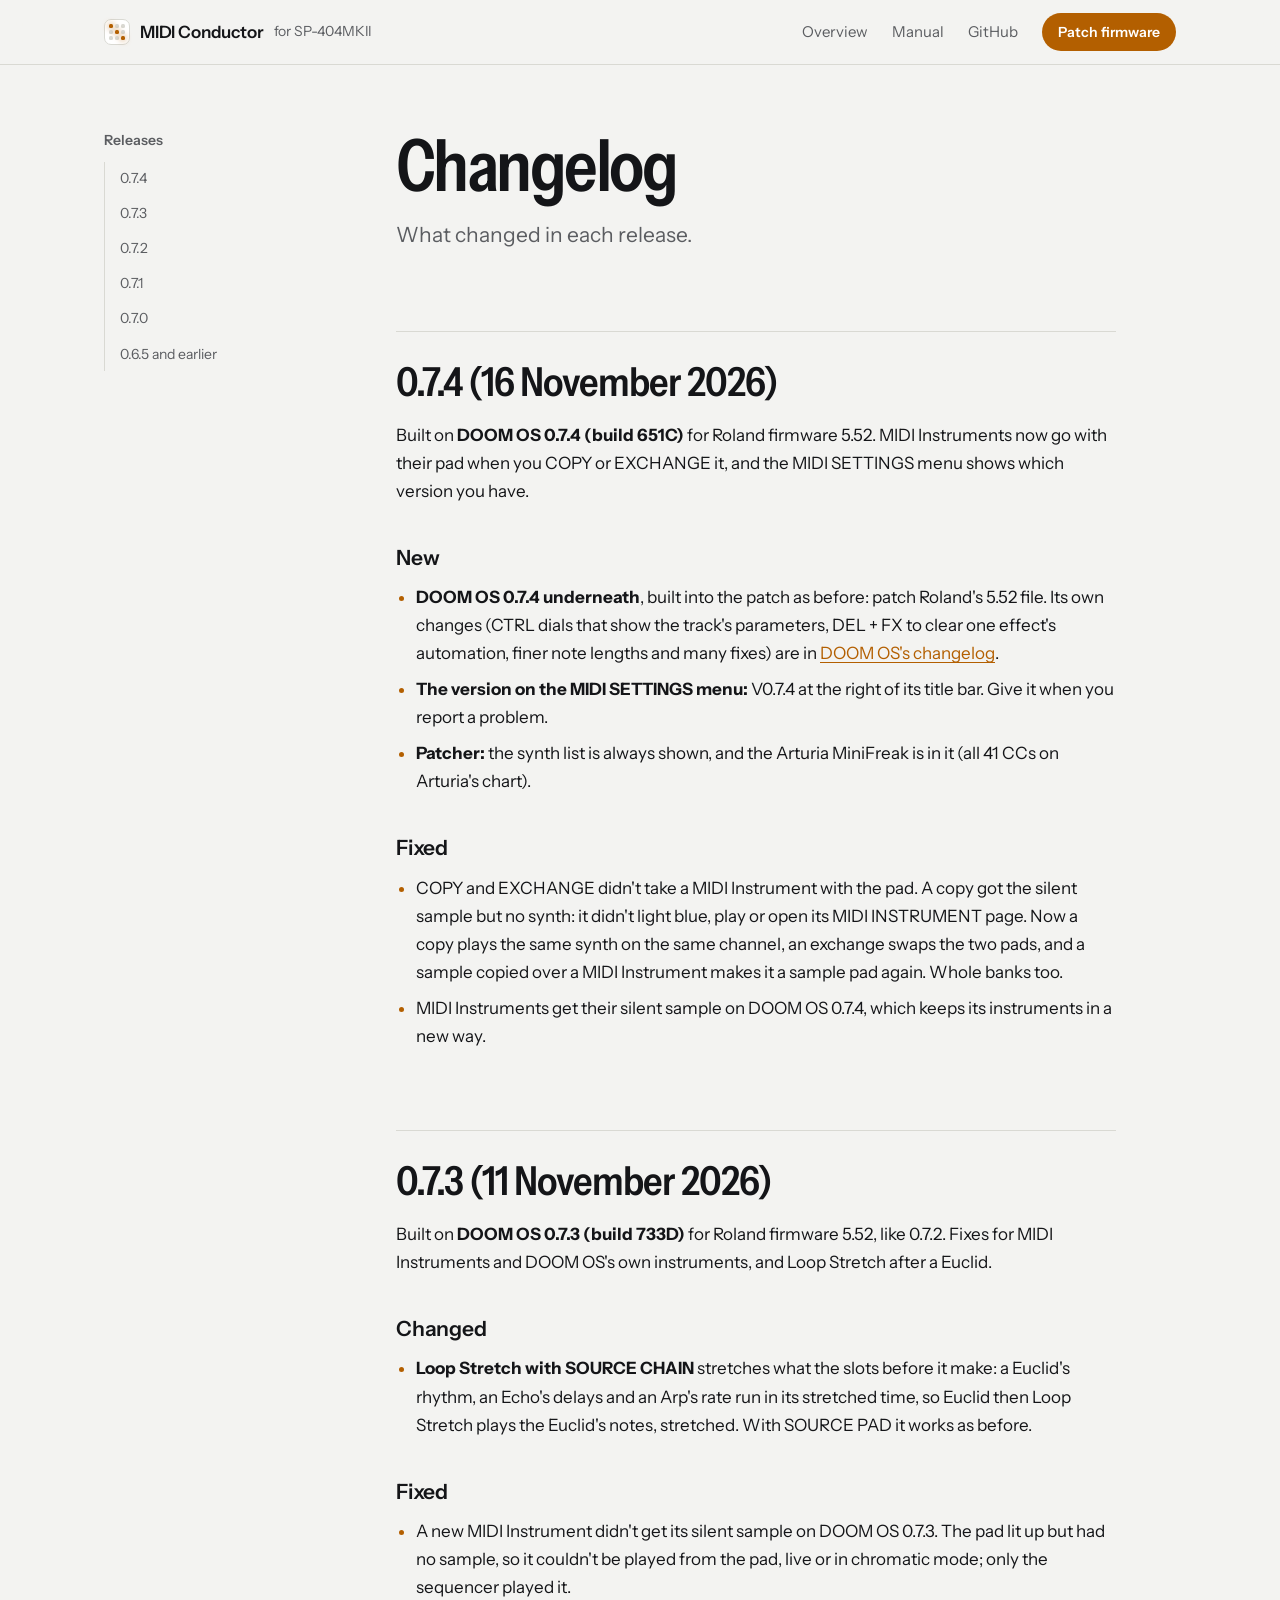
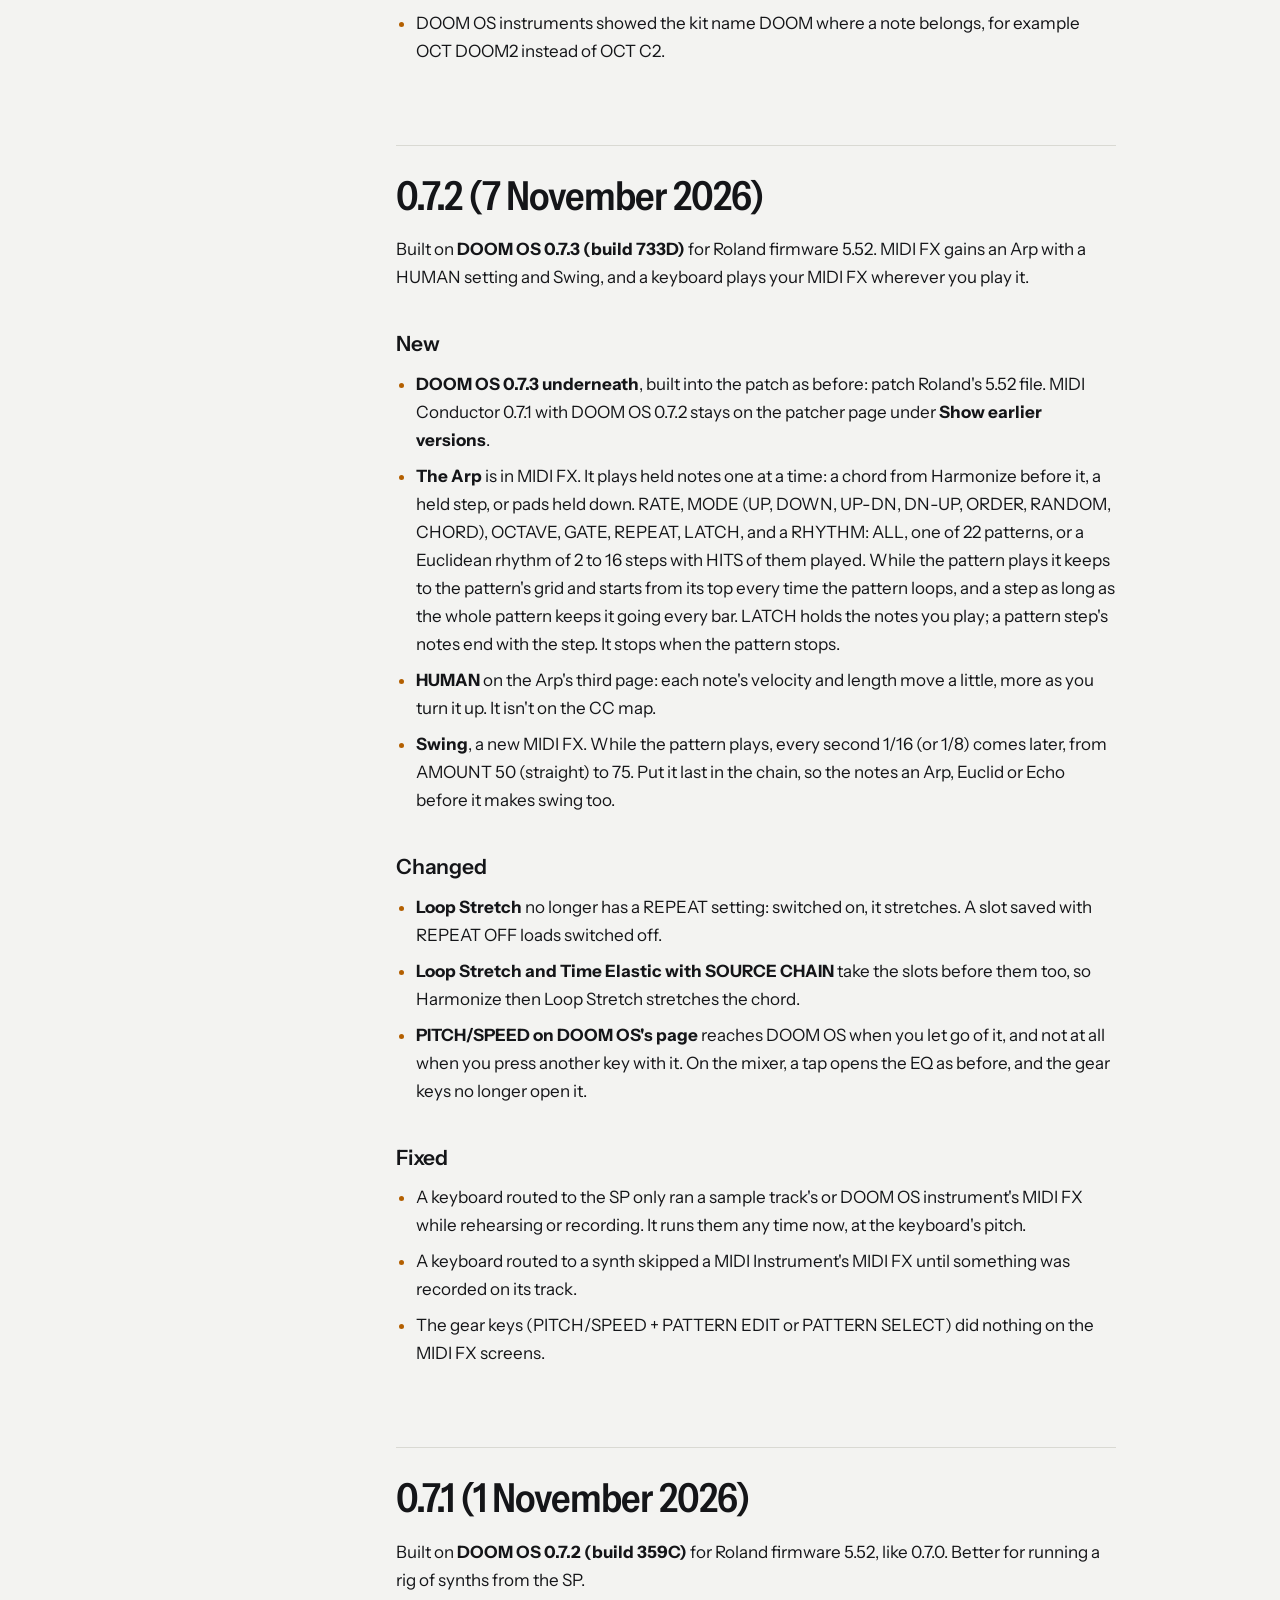
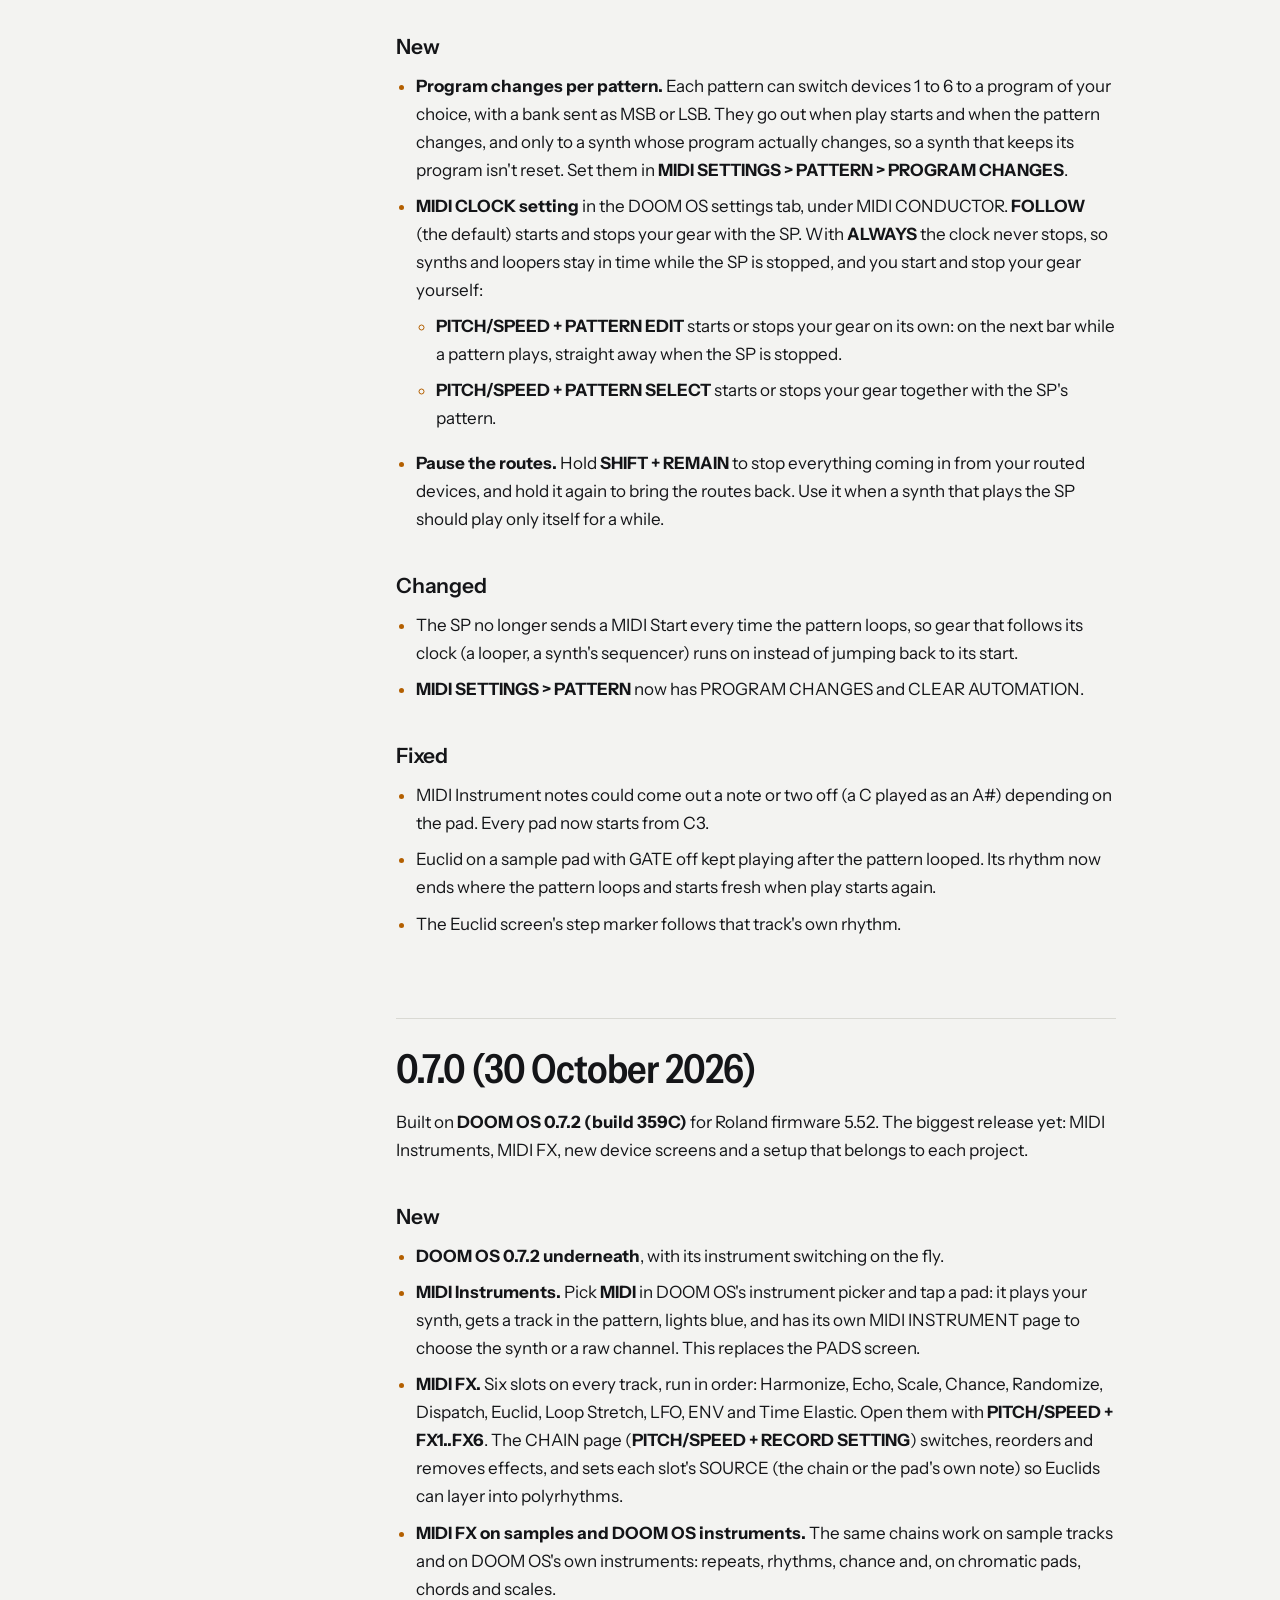
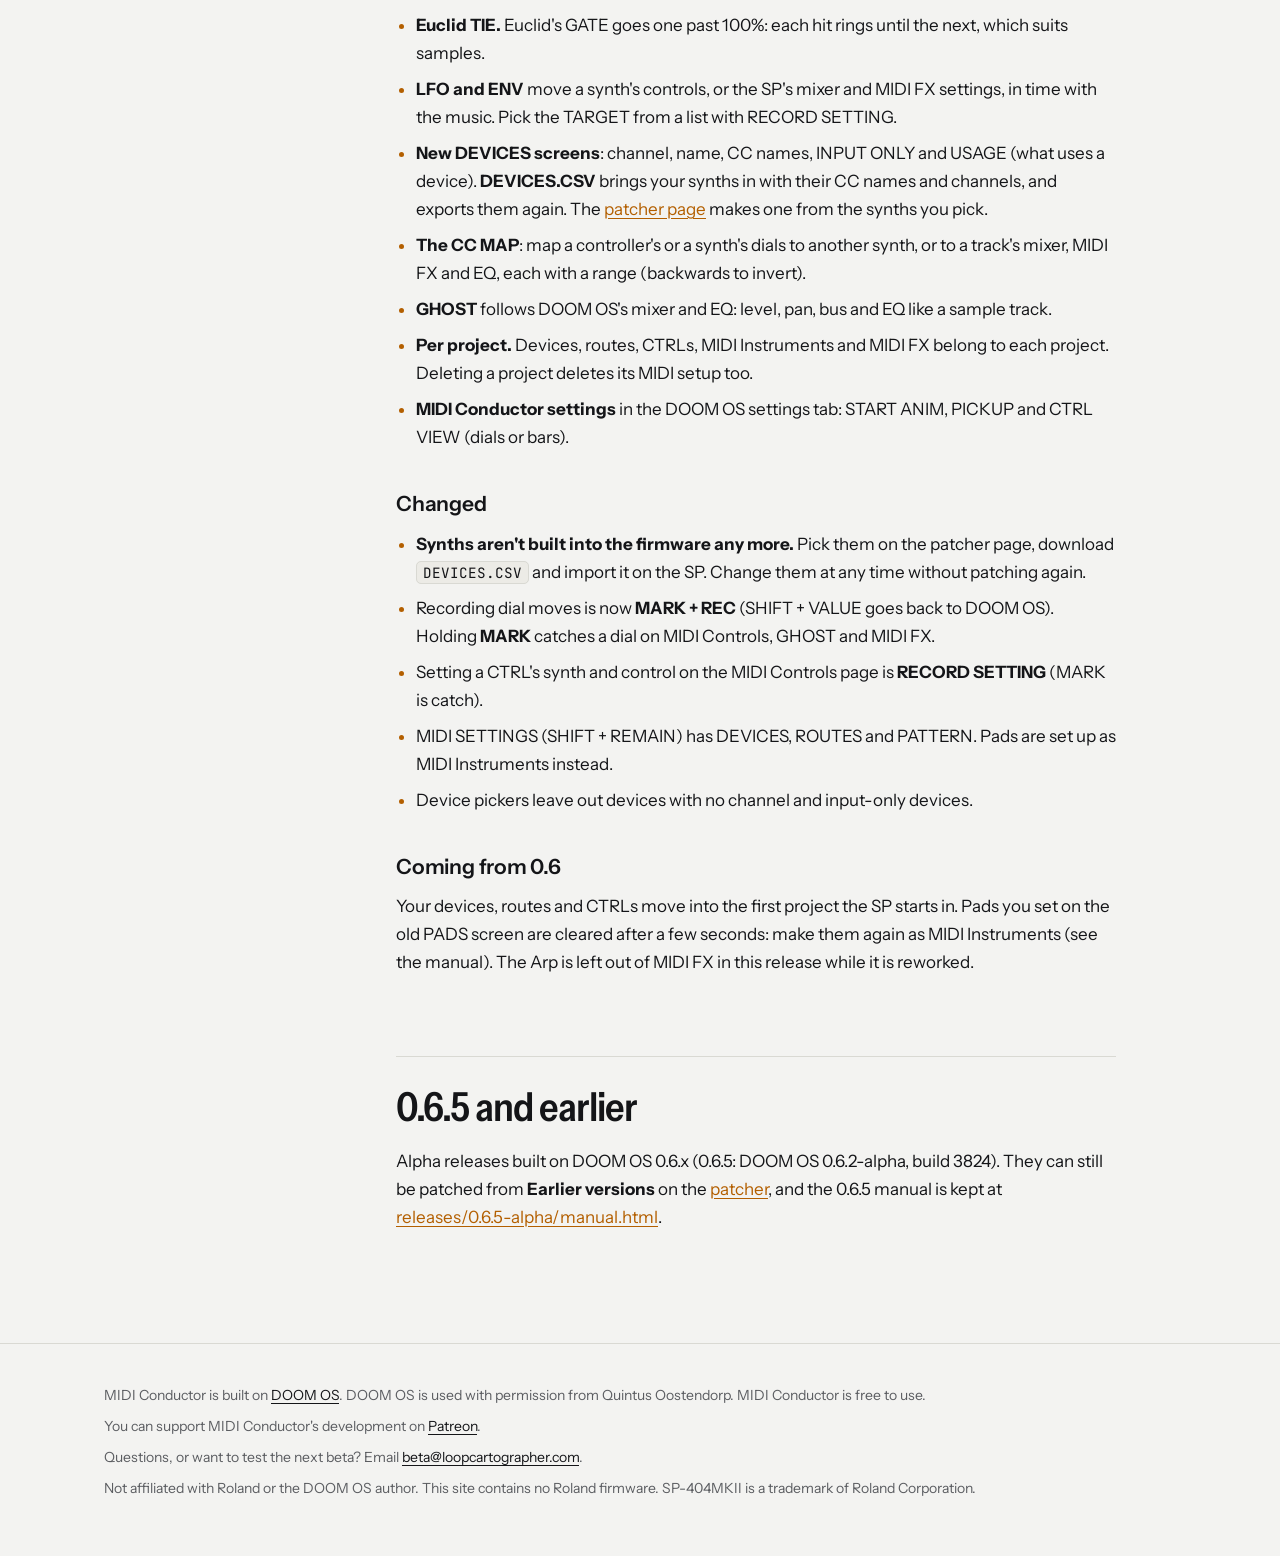
<file: changelog.html>
<!doctype html>
<html lang="en"><head><meta charset="utf-8">
<meta name="viewport" content="width=device-width,initial-scale=1,viewport-fit=cover">
<title>MIDI Conductor Changelog</title>
<link rel="icon" href="favicon.svg" type="image/svg+xml"><link rel="icon" href="favicon-32.png" sizes="32x32" type="image/png"><link rel="apple-touch-icon" href="apple-touch-icon.png"><meta name="description" content="What changed in each MIDI Conductor release.">
<link rel="preconnect" href="https://fonts.googleapis.com"><link rel="preconnect" href="https://fonts.gstatic.com" crossorigin>
<link rel="stylesheet" href="https://fonts.googleapis.com/css2?family=Instrument+Sans:wdth,wght@75..100,400..700&family=JetBrains+Mono:wght@400;500&display=swap">
<link rel="stylesheet" href="site.css?v=a4b7d38d">
</head><body>
<header class="top"><div class="wrap">
<a class="brand" href="index.html"><span class="mark" aria-hidden="true"><i class="on"></i><i></i><i></i><i></i><i class="on"></i><i></i><i></i><i></i><i class="on"></i></span>MIDI Conductor <small>for SP-404MKII</small></a>
<nav class="links" aria-label="Site"><a href="index.html">Overview</a><a href="manual.html">Manual</a><a href="https://github.com/danielmcc123/doom-os-midi-conductor">GitHub</a><a class="btn small" href="patcher.html">Patch firmware</a></nav>
</div></header>

<div class="wrap doc">
<aside class="rail"><p>Releases</p><ol><li><a href="#v0-7-4">0.7.4</a></li><li><a href="#v0-7-3">0.7.3</a></li><li><a href="#v0-7-2">0.7.2</a></li><li><a href="#v0-7-1">0.7.1</a></li><li><a href="#v0-7-0">0.7.0</a></li><li><a href="#v0-6-5-and-earlier">0.6.5 and earlier</a></li></ol></aside>
<main>
<h1>Changelog</h1>
<p class="lead">What changed in each release.</p>
<h2 id="v0-7-4">0.7.4 (16 November 2026)</h2>
<p>Built on <strong>DOOM OS 0.7.4 (build 651C)</strong> for Roland firmware 5.52. MIDI Instruments now go with their pad when you COPY or
EXCHANGE it, and the MIDI SETTINGS menu shows which version you have.</p>
<h3>New</h3>
<ul>
<li><strong>DOOM OS 0.7.4 underneath</strong>, built into the patch as before: patch Roland's 5.52 file. Its own changes (CTRL dials that show
  the track's parameters, DEL + FX to clear one effect's automation, finer note lengths and many fixes) are in
  <a href="https://klangfeldlabs.com/doom-os/changelog/">DOOM OS's changelog</a>.</li>
<li><strong>The version on the MIDI SETTINGS menu:</strong> V0.7.4 at the right of its title bar. Give it when you report a problem.</li>
<li><strong>Patcher:</strong> the synth list is always shown, and the Arturia MiniFreak is in it (all 41 CCs on Arturia's chart).</li>
</ul>
<h3>Fixed</h3>
<ul>
<li>COPY and EXCHANGE didn't take a MIDI Instrument with the pad. A copy got the silent sample but no synth: it didn't light
  blue, play or open its MIDI INSTRUMENT page. Now a copy plays the same synth on the same channel, an exchange swaps the two
  pads, and a sample copied over a MIDI Instrument makes it a sample pad again. Whole banks too.</li>
<li>MIDI Instruments get their silent sample on DOOM OS 0.7.4, which keeps its instruments in a new way.</li>
</ul>
<h2 id="v0-7-3">0.7.3 (11 November 2026)</h2>
<p>Built on <strong>DOOM OS 0.7.3 (build 733D)</strong> for Roland firmware 5.52, like 0.7.2. Fixes for MIDI Instruments and DOOM OS's own
instruments, and Loop Stretch after a Euclid.</p>
<h3>Changed</h3>
<ul>
<li><strong>Loop Stretch with SOURCE CHAIN</strong> stretches what the slots before it make: a Euclid's rhythm, an Echo's delays and an
  Arp's rate run in its stretched time, so Euclid then Loop Stretch plays the Euclid's notes, stretched. With SOURCE PAD it
  works as before.</li>
</ul>
<h3>Fixed</h3>
<ul>
<li>A new MIDI Instrument didn't get its silent sample on DOOM OS 0.7.3. The pad lit up but had no sample, so it couldn't be
  played from the pad, live or in chromatic mode; only the sequencer played it.</li>
<li>DOOM OS instruments showed the kit name DOOM where a note belongs, for example OCT DOOM2 instead of OCT C2.</li>
</ul>
<h2 id="v0-7-2">0.7.2 (7 November 2026)</h2>
<p>Built on <strong>DOOM OS 0.7.3 (build 733D)</strong> for Roland firmware 5.52. MIDI FX gains an Arp with a HUMAN setting and Swing, and a
keyboard plays your MIDI FX wherever you play it.</p>
<h3>New</h3>
<ul>
<li><strong>DOOM OS 0.7.3 underneath</strong>, built into the patch as before: patch Roland's 5.52 file. MIDI Conductor 0.7.1 with
  DOOM OS 0.7.2 stays on the patcher page under <strong>Show earlier versions</strong>.</li>
<li><strong>The Arp</strong> is in MIDI FX. It plays held notes one at a time: a chord from Harmonize before it, a held step, or pads held
  down. RATE, MODE (UP, DOWN, UP-DN, DN-UP, ORDER, RANDOM, CHORD), OCTAVE, GATE, REPEAT, LATCH, and a RHYTHM: ALL, one of 22
  patterns, or a Euclidean rhythm of 2 to 16 steps with HITS of them played. While the pattern plays it keeps to the
  pattern's grid and starts from its top every time the pattern loops, and a step as long as the whole pattern keeps it
  going every bar. LATCH holds the notes you play; a pattern step's notes end with the step. It stops when the pattern
  stops.</li>
<li><strong>HUMAN</strong> on the Arp's third page: each note's velocity and length move a little, more as you turn it
  up. It isn't on the CC map.</li>
<li><strong>Swing</strong>, a new MIDI FX. While the pattern plays, every second 1/16 (or 1/8) comes later, from AMOUNT 50 (straight) to
  75. Put it last in the chain, so the notes an Arp, Euclid or Echo before it makes swing too.</li>
</ul>
<h3>Changed</h3>
<ul>
<li><strong>Loop Stretch</strong> no longer has a REPEAT setting: switched on, it stretches. A slot saved with REPEAT OFF loads switched off.</li>
<li><strong>Loop Stretch and Time Elastic with SOURCE CHAIN</strong> take the slots before them too, so Harmonize then Loop Stretch
  stretches the chord.</li>
<li><strong>PITCH/SPEED on DOOM OS's page</strong> reaches DOOM OS when you let go of it, and not at all when you press another key with
  it. On the mixer, a tap opens the EQ as before, and the gear keys no longer open it.</li>
</ul>
<h3>Fixed</h3>
<ul>
<li>A keyboard routed to the SP only ran a sample track's or DOOM OS instrument's MIDI FX while rehearsing or recording. It
  runs them any time now, at the keyboard's pitch.</li>
<li>A keyboard routed to a synth skipped a MIDI Instrument's MIDI FX until something was recorded on its track.</li>
<li>The gear keys (PITCH/SPEED + PATTERN EDIT or PATTERN SELECT) did nothing on the MIDI FX screens.</li>
</ul>
<h2 id="v0-7-1">0.7.1 (1 November 2026)</h2>
<p>Built on <strong>DOOM OS 0.7.2 (build 359C)</strong> for Roland firmware 5.52, like 0.7.0. Better for running a rig of synths from the SP.</p>
<h3>New</h3>
<ul>
<li><strong>Program changes per pattern.</strong> Each pattern can switch devices 1 to 6 to a program of your choice, with a bank sent
  as MSB or LSB. They go out when play starts and when the pattern changes, and only to a synth whose program actually
  changes, so a synth that keeps its program isn't reset. Set them in <strong>MIDI SETTINGS &gt; PATTERN &gt; PROGRAM CHANGES</strong>.</li>
<li><strong>MIDI CLOCK setting</strong> in the DOOM OS settings tab, under MIDI CONDUCTOR. <strong>FOLLOW</strong> (the default) starts and stops
  your gear with the SP. With <strong>ALWAYS</strong> the clock never stops, so synths and loopers stay in time while the SP is
  stopped, and you start and stop your gear yourself:
<ul>
<li><strong>PITCH/SPEED + PATTERN EDIT</strong> starts or stops your gear on its own: on the next bar while a pattern plays, straight
  away when the SP is stopped.</li>
<li><strong>PITCH/SPEED + PATTERN SELECT</strong> starts or stops your gear together with the SP's pattern.</li>
</ul>
</li>
<li><strong>Pause the routes.</strong> Hold <strong>SHIFT + REMAIN</strong> to stop everything coming in from your routed devices, and hold it again to
  bring the routes back. Use it when a synth that plays the SP should play only itself for a while.</li>
</ul>
<h3>Changed</h3>
<ul>
<li>The SP no longer sends a MIDI Start every time the pattern loops, so gear that follows its clock (a looper, a
  synth's sequencer) runs on instead of jumping back to its start.</li>
<li><strong>MIDI SETTINGS &gt; PATTERN</strong> now has PROGRAM CHANGES and CLEAR AUTOMATION.</li>
</ul>
<h3>Fixed</h3>
<ul>
<li>MIDI Instrument notes could come out a note or two off (a C played as an A#) depending on the pad. Every pad now
  starts from C3.</li>
<li>Euclid on a sample pad with GATE off kept playing after the pattern looped. Its rhythm now ends where the pattern
  loops and starts fresh when play starts again.</li>
<li>The Euclid screen's step marker follows that track's own rhythm.</li>
</ul>
<h2 id="v0-7-0">0.7.0 (30 October 2026)</h2>
<p>Built on <strong>DOOM OS 0.7.2 (build 359C)</strong> for Roland firmware 5.52. The biggest release yet: MIDI Instruments, MIDI FX,
new device screens and a setup that belongs to each project.</p>
<h3>New</h3>
<ul>
<li><strong>DOOM OS 0.7.2 underneath</strong>, with its instrument switching on the fly.</li>
<li><strong>MIDI Instruments.</strong> Pick <strong>MIDI</strong> in DOOM OS's instrument picker and tap a pad: it plays your synth, gets a track in
  the pattern, lights blue, and has its own MIDI INSTRUMENT page to choose the synth or a raw channel. This replaces the
  PADS screen.</li>
<li><strong>MIDI FX.</strong> Six slots on every track, run in order: Harmonize, Echo, Scale, Chance, Randomize, Dispatch, Euclid,
  Loop Stretch, LFO, ENV and Time Elastic. Open them with <strong>PITCH/SPEED + FX1..FX6</strong>. The CHAIN page
  (<strong>PITCH/SPEED + RECORD SETTING</strong>) switches, reorders and removes effects, and sets each slot's SOURCE (the chain or the
  pad's own note) so Euclids can layer into polyrhythms.</li>
<li><strong>MIDI FX on samples and DOOM OS instruments.</strong> The same chains work on sample tracks and on DOOM OS's own instruments:
  repeats, rhythms, chance and, on chromatic pads, chords and scales.</li>
<li><strong>Euclid TIE.</strong> Euclid's GATE goes one past 100%: each hit rings until the next, which suits samples.</li>
<li><strong>LFO and ENV</strong> move a synth's controls, or the SP's mixer and MIDI FX settings, in time with the music. Pick the
  TARGET from a list with RECORD SETTING.</li>
<li><strong>New DEVICES screens</strong>: channel, name, CC names, INPUT ONLY and USAGE (what uses a device). <strong>DEVICES.CSV</strong> brings your
  synths in with their CC names and channels, and exports them again. The <a href="patcher.html#devices">patcher page</a> makes one from the
  synths you pick.</li>
<li><strong>The CC MAP</strong>: map a controller's or a synth's dials to another synth, or to a track's mixer, MIDI FX and EQ, each with
  a range (backwards to invert).</li>
<li><strong>GHOST</strong> follows DOOM OS's mixer and EQ: level, pan, bus and EQ like a sample track.</li>
<li><strong>Per project.</strong> Devices, routes, CTRLs, MIDI Instruments and MIDI FX belong to each project. Deleting a project deletes
  its MIDI setup too.</li>
<li><strong>MIDI Conductor settings</strong> in the DOOM OS settings tab: START ANIM, PICKUP and CTRL VIEW (dials or bars).</li>
</ul>
<h3>Changed</h3>
<ul>
<li><strong>Synths aren't built into the firmware any more.</strong> Pick them on the patcher page, download <code>DEVICES.CSV</code> and import it
  on the SP. Change them at any time without patching again.</li>
<li>Recording dial moves is now <strong>MARK + REC</strong> (SHIFT + VALUE goes back to DOOM OS). Holding <strong>MARK</strong> catches a dial on
  MIDI Controls, GHOST and MIDI FX.</li>
<li>Setting a CTRL's synth and control on the MIDI Controls page is <strong>RECORD SETTING</strong> (MARK is catch).</li>
<li>MIDI SETTINGS (SHIFT + REMAIN) has DEVICES, ROUTES and PATTERN. Pads are set up as MIDI Instruments instead.</li>
<li>Device pickers leave out devices with no channel and input-only devices.</li>
</ul>
<h3>Coming from 0.6</h3>
<p>Your devices, routes and CTRLs move into the first project the SP starts in. Pads you set on the old PADS screen are
cleared after a few seconds: make them again as MIDI Instruments (see the manual). The Arp is left out of MIDI FX in this
release while it is reworked.</p>
<h2 id="v0-6-5-and-earlier">0.6.5 and earlier</h2>
<p>Alpha releases built on DOOM OS 0.6.x (0.6.5: DOOM OS 0.6.2-alpha, build 3824). They can still be patched from
<strong>Earlier versions</strong> on the <a href="patcher.html#previous">patcher</a>, and the 0.6.5 manual is kept at
<a href="releases/0.6.5-alpha/manual.html">releases/0.6.5-alpha/manual.html</a>.</p>
</main>
</div>
<footer><div class="wrap">
<p>MIDI Conductor is built on <a href="https://klangfeldlabs.com/doom-os/">DOOM OS</a>. DOOM OS is used with permission from Quintus Oostendorp. MIDI Conductor is free to use.</p>
<p>You can support MIDI Conductor's development on <a href="https://www.patreon.com/cw/LoopCartographer" rel="noopener">Patreon</a>.</p>
<p>Questions, or want to test the next beta? Email <a href="mailto:beta@loopcartographer.com">beta@loopcartographer.com</a>.</p>
<p>Not affiliated with Roland or the DOOM OS author. This site contains no Roland firmware. SP-404MKII is a trademark of Roland Corporation.</p>
</div></footer>
</body></html>
</file>
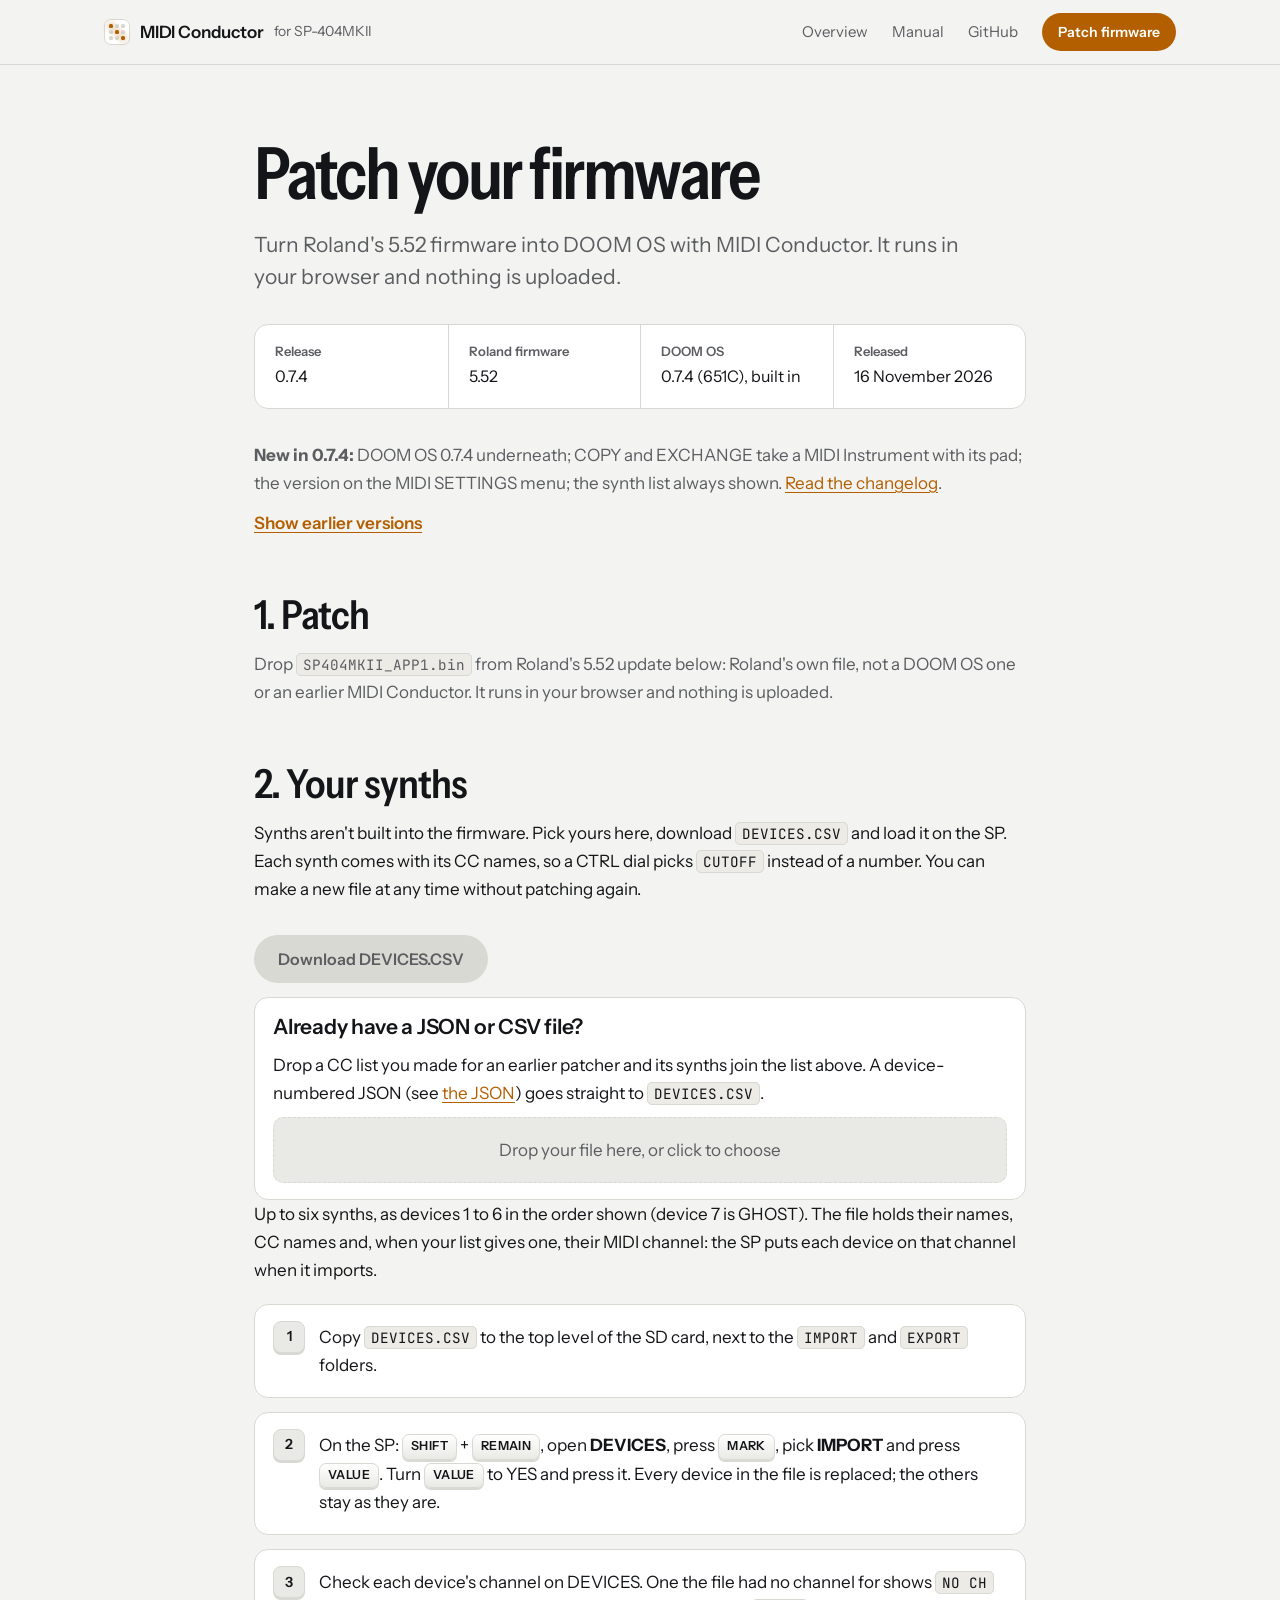
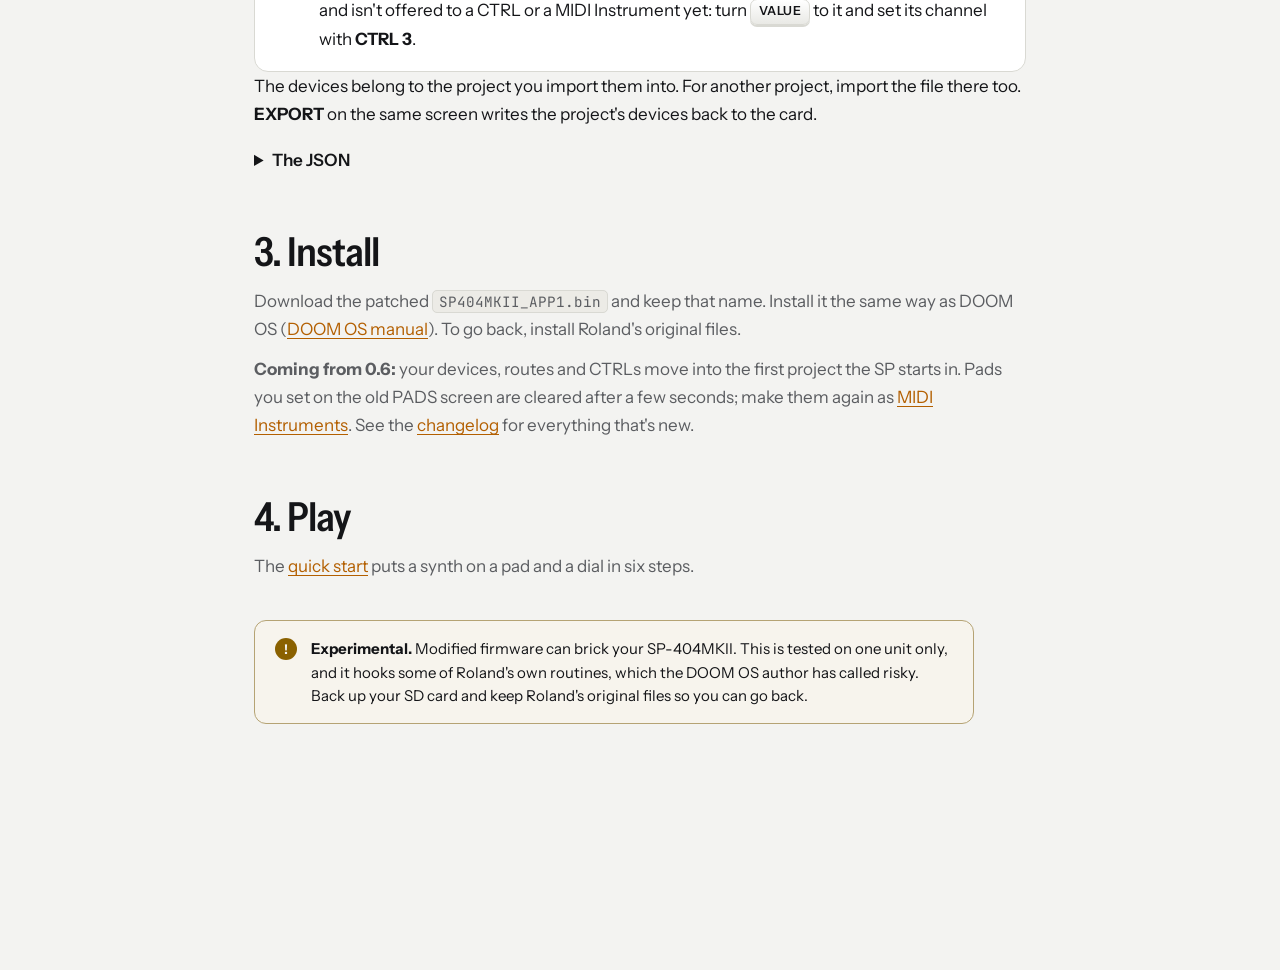
<file: devices.html>
<!doctype html>
<html lang="en"><head><meta charset="utf-8"><title>MIDI Conductor</title>
<meta name="robots" content="noindex">
<meta http-equiv="refresh" content="0; url=patcher.html#devices">
<link rel="canonical" href="patcher.html#devices">
</head><body><p>DEVICES.CSV is made on the <a href="patcher.html#devices">patcher page</a> now.</p></body></html>
</file>
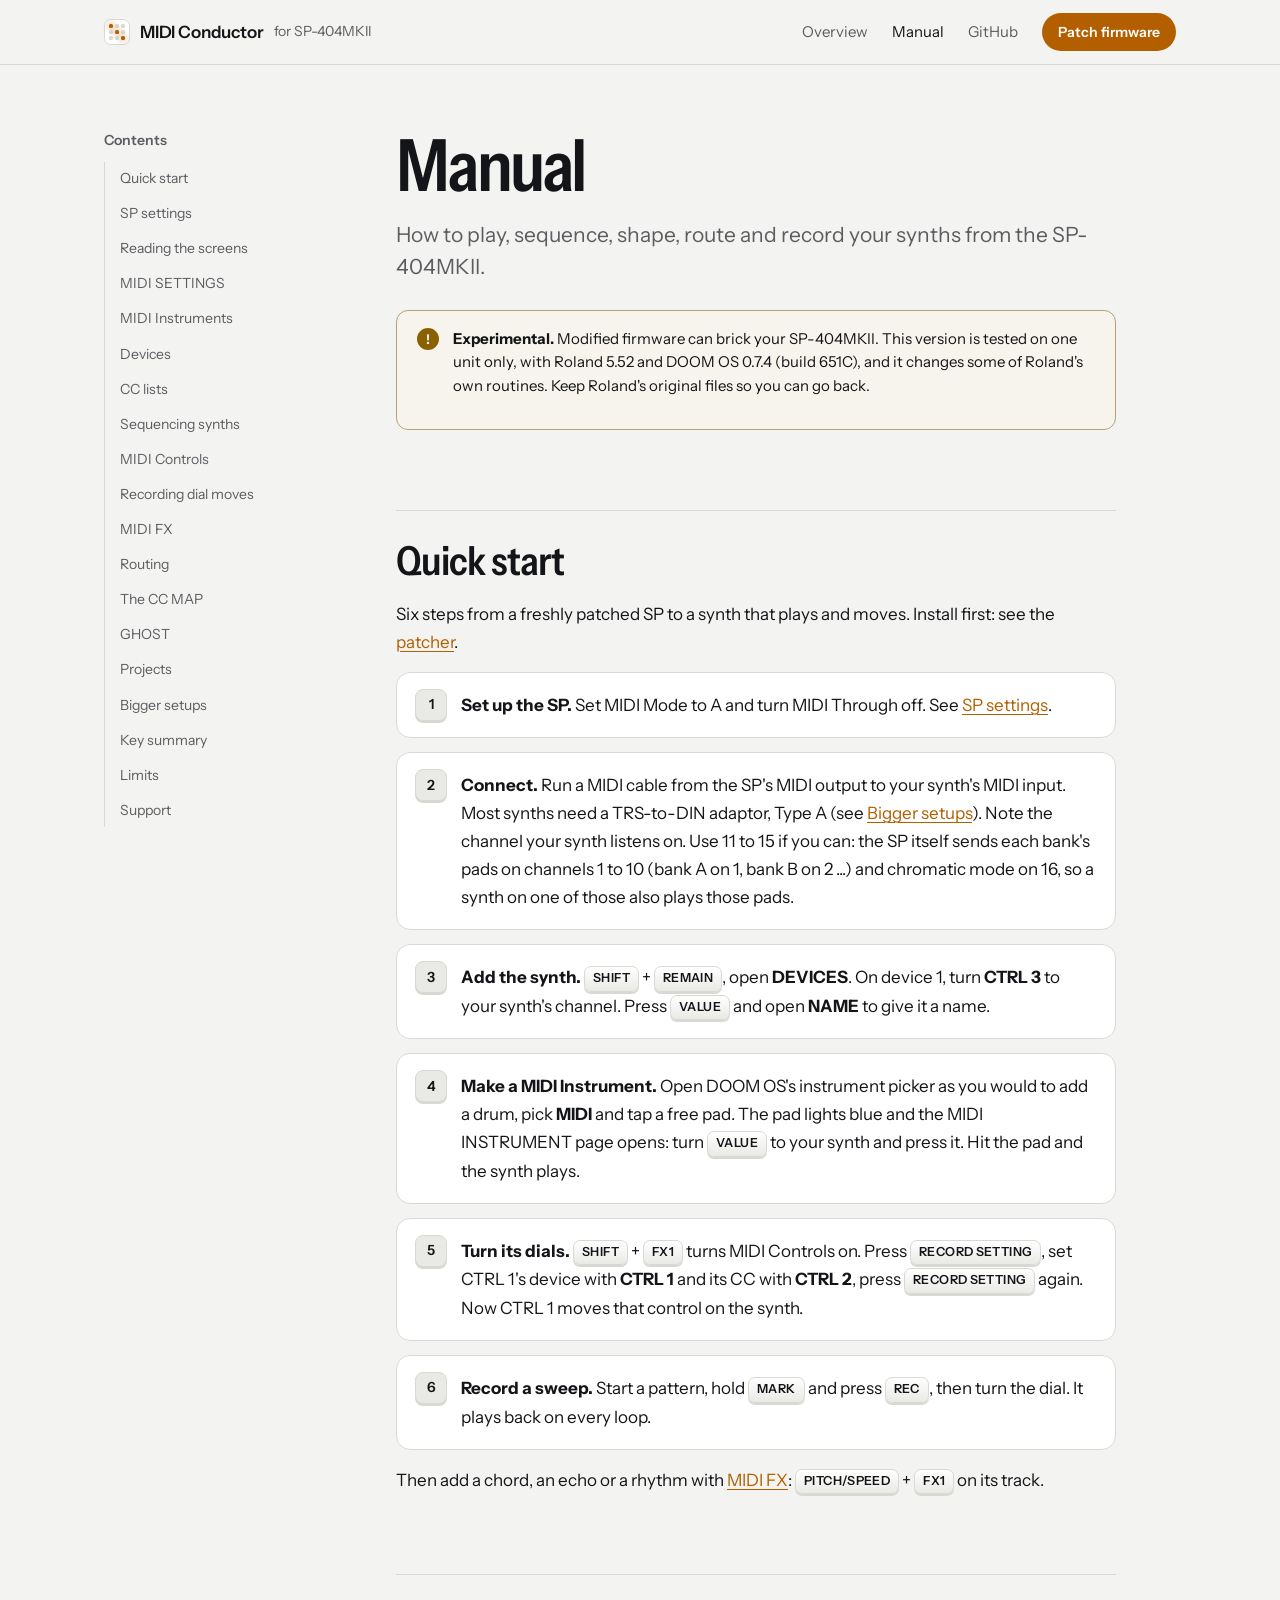
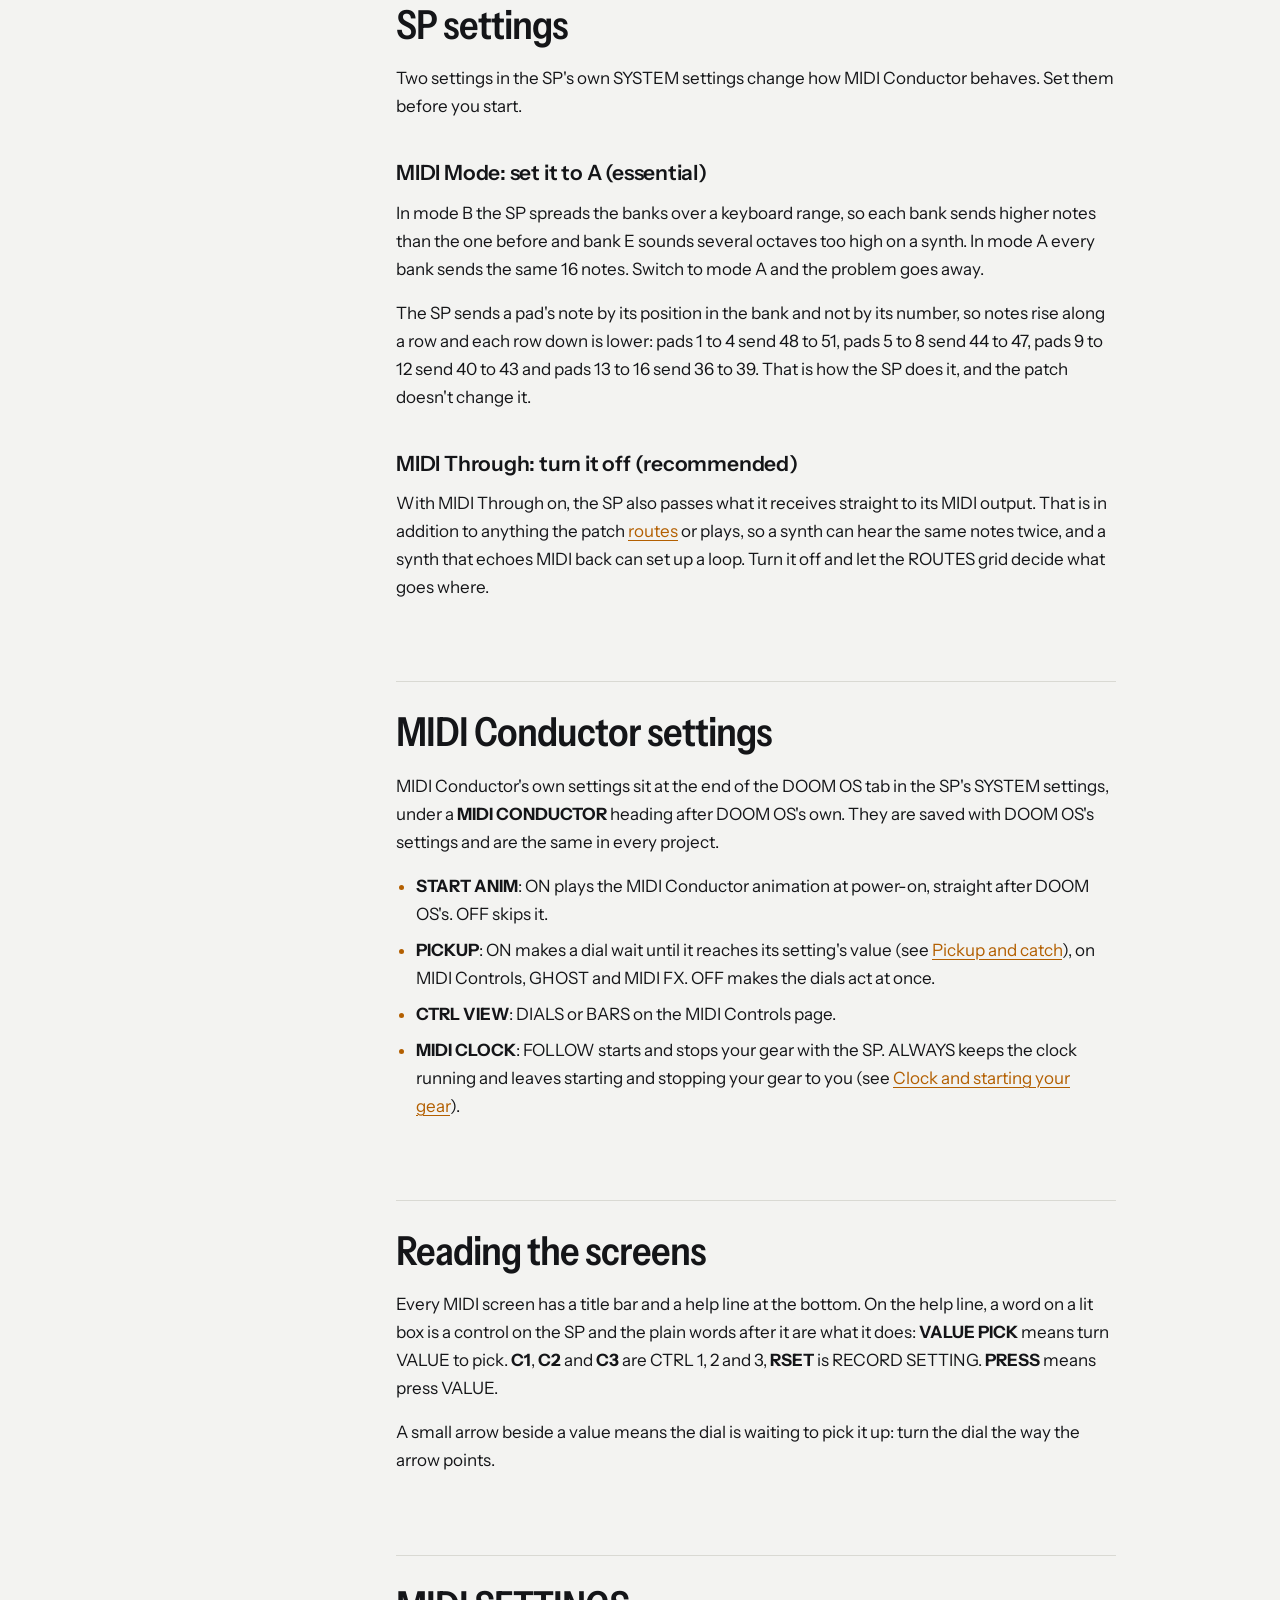
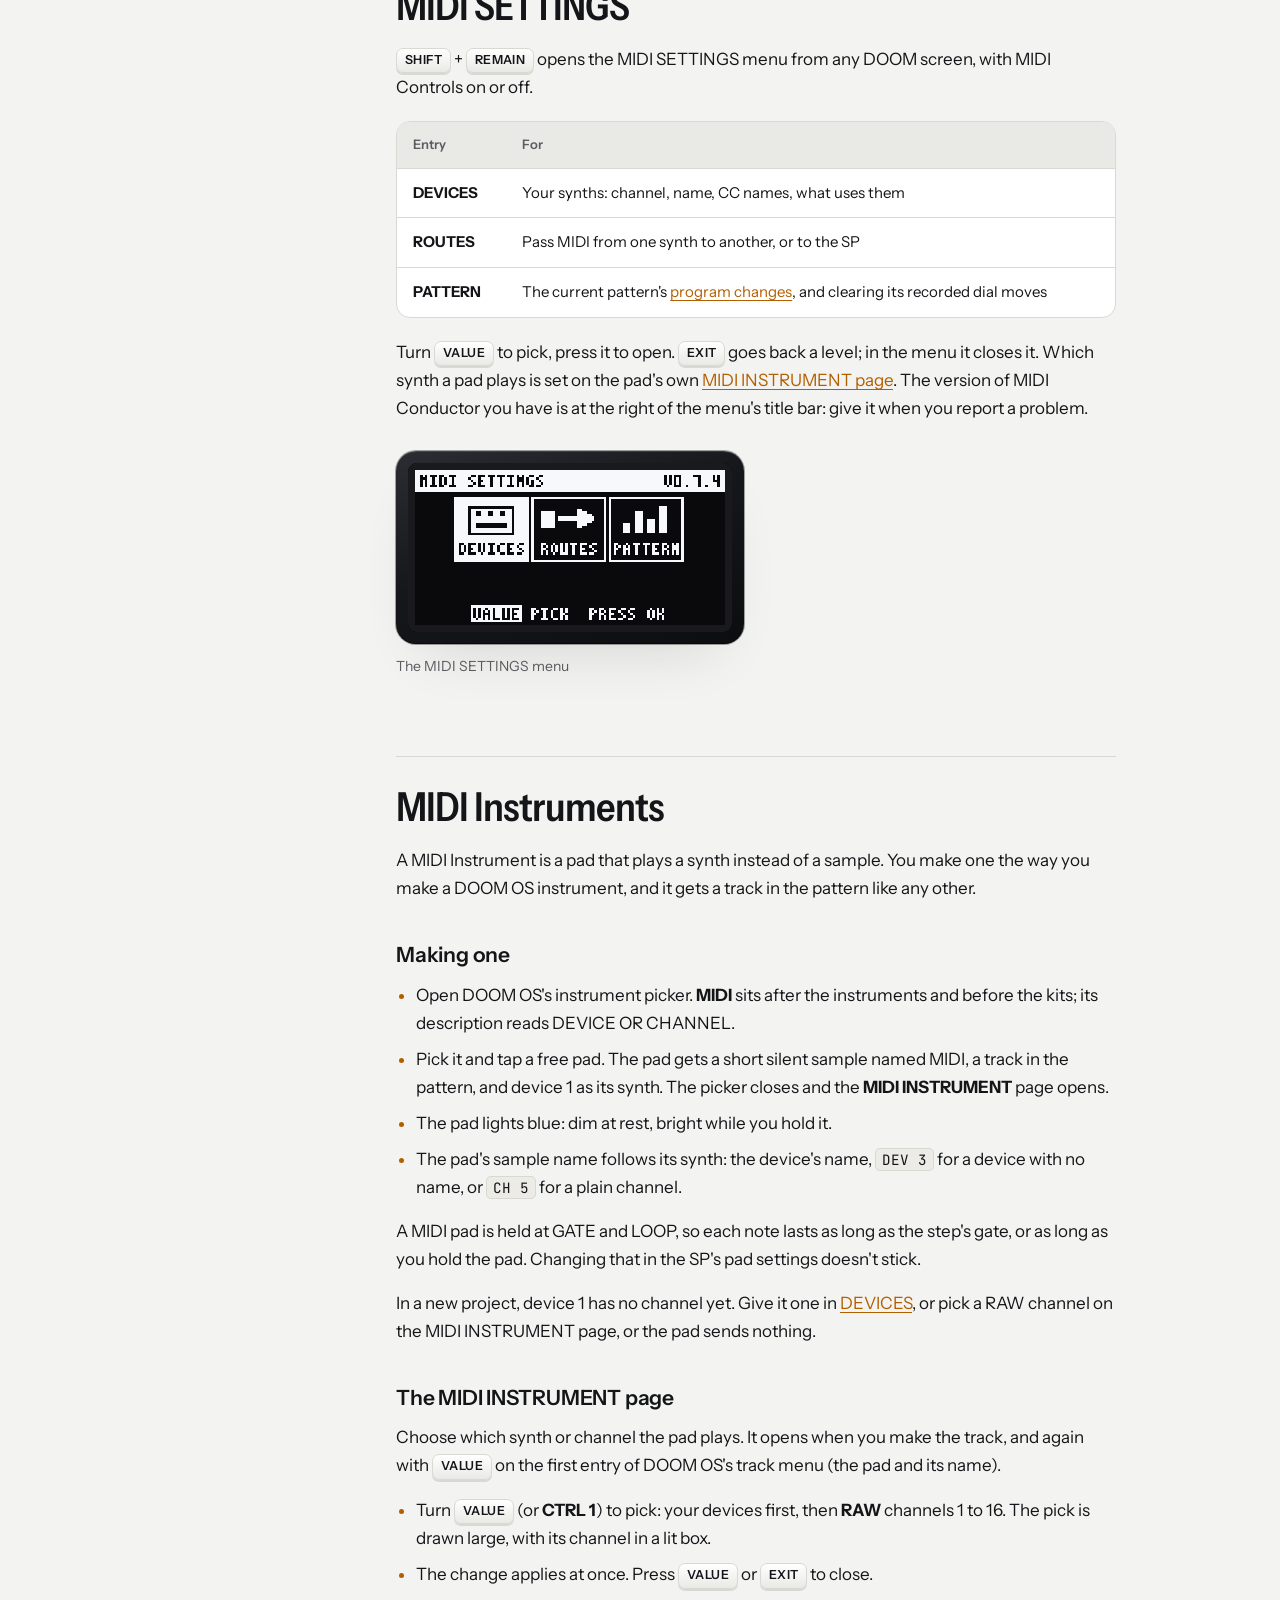
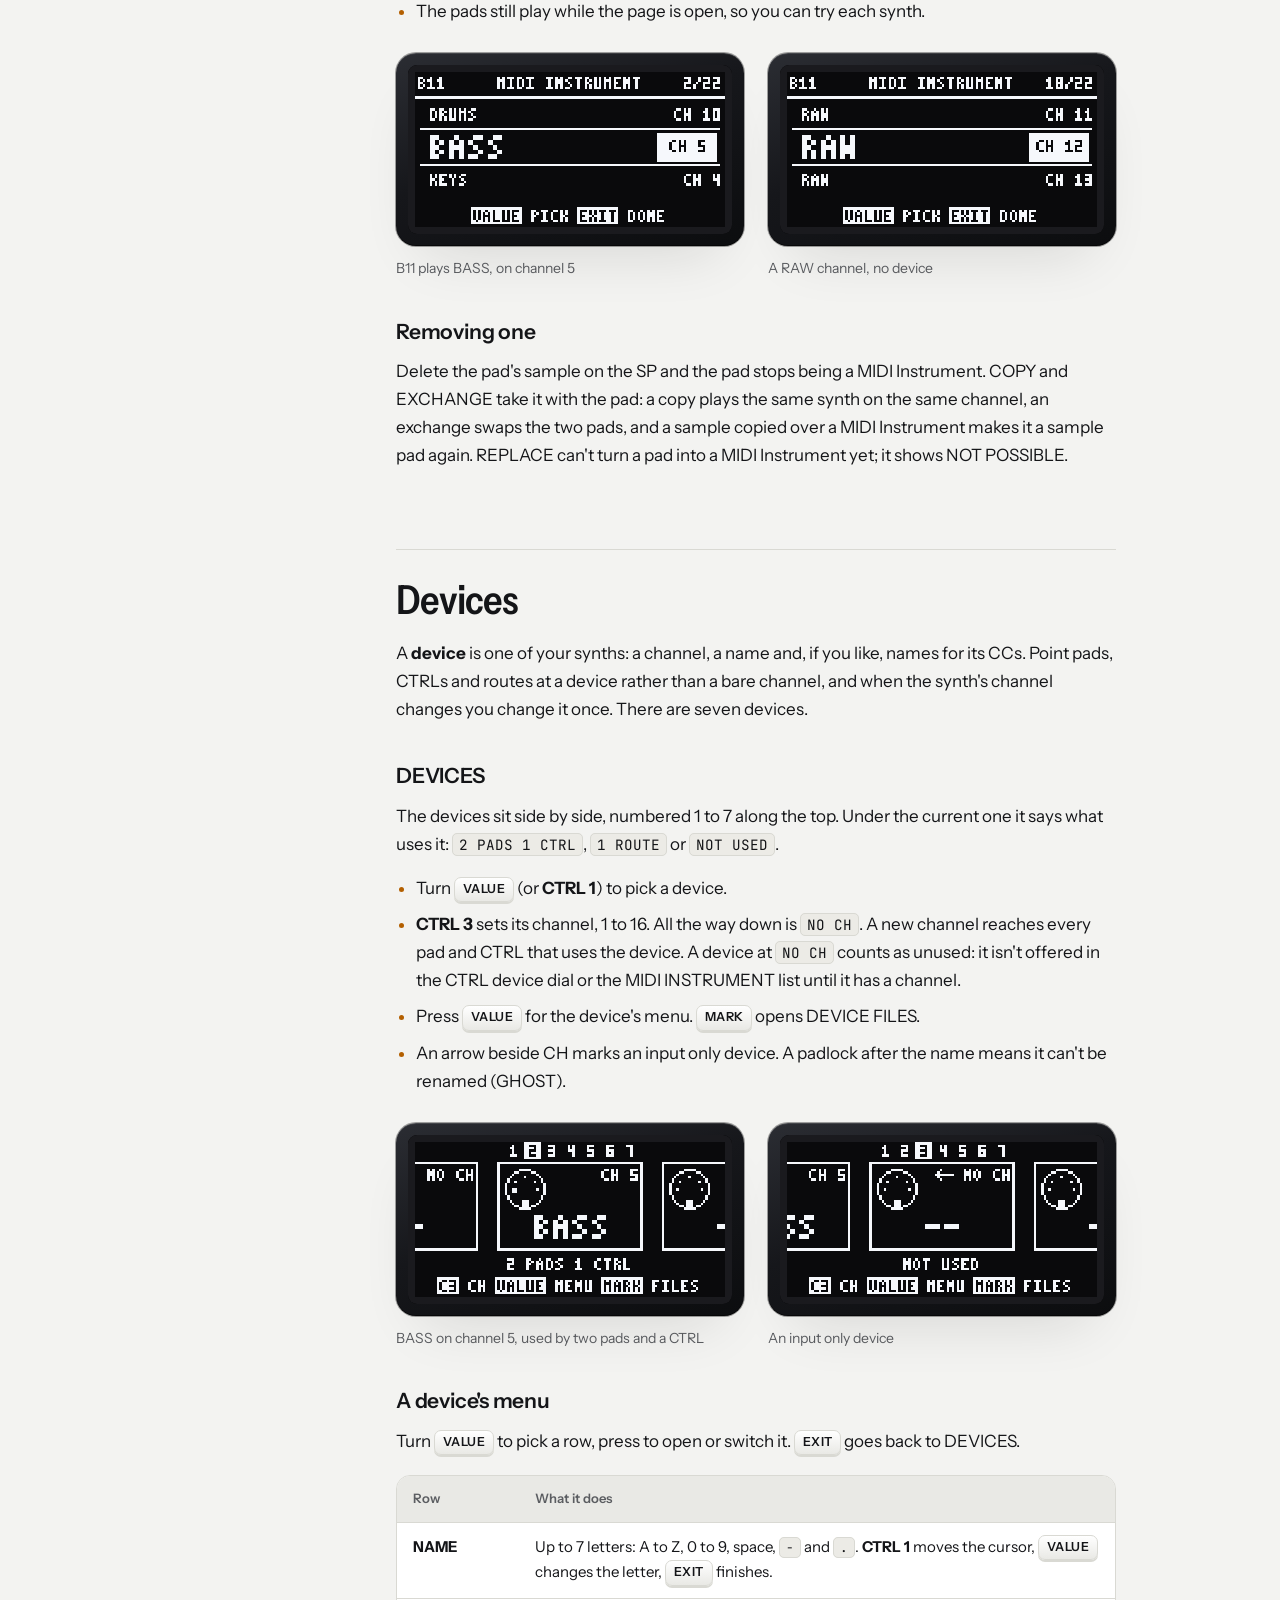
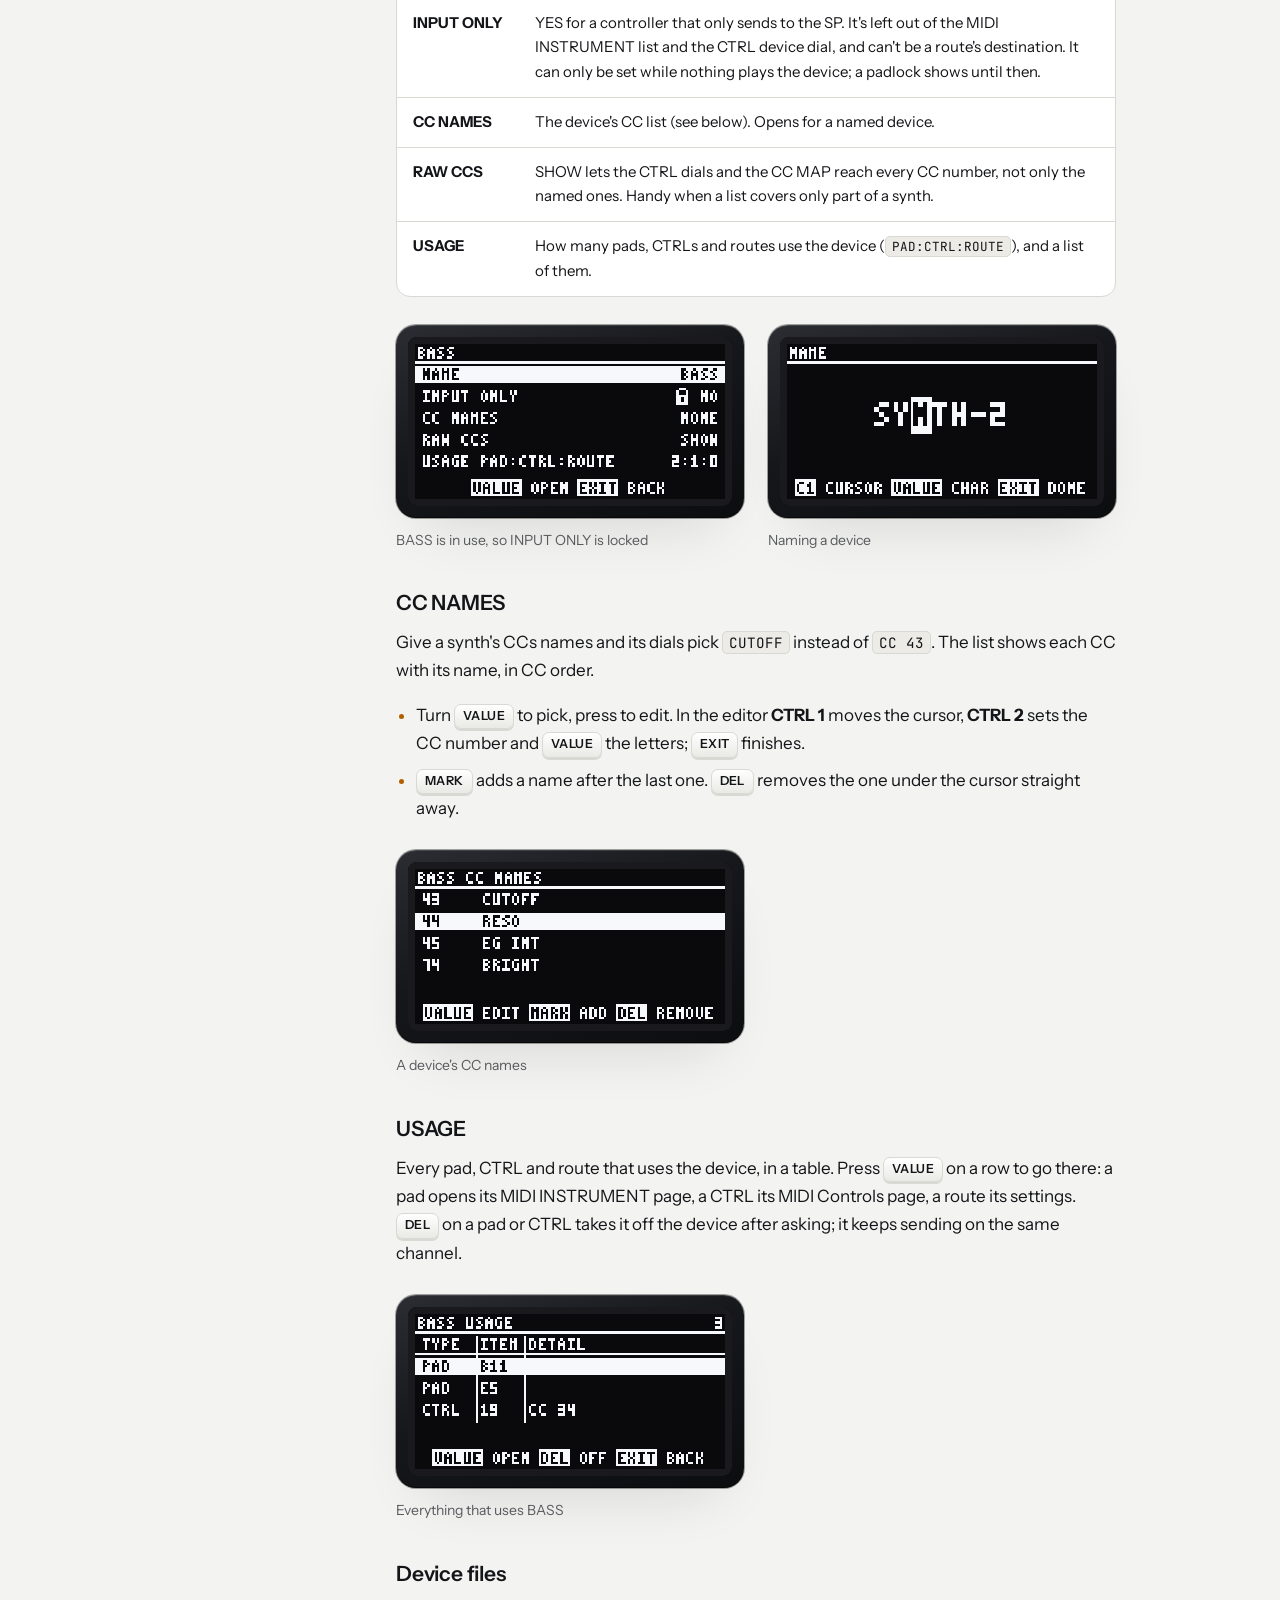
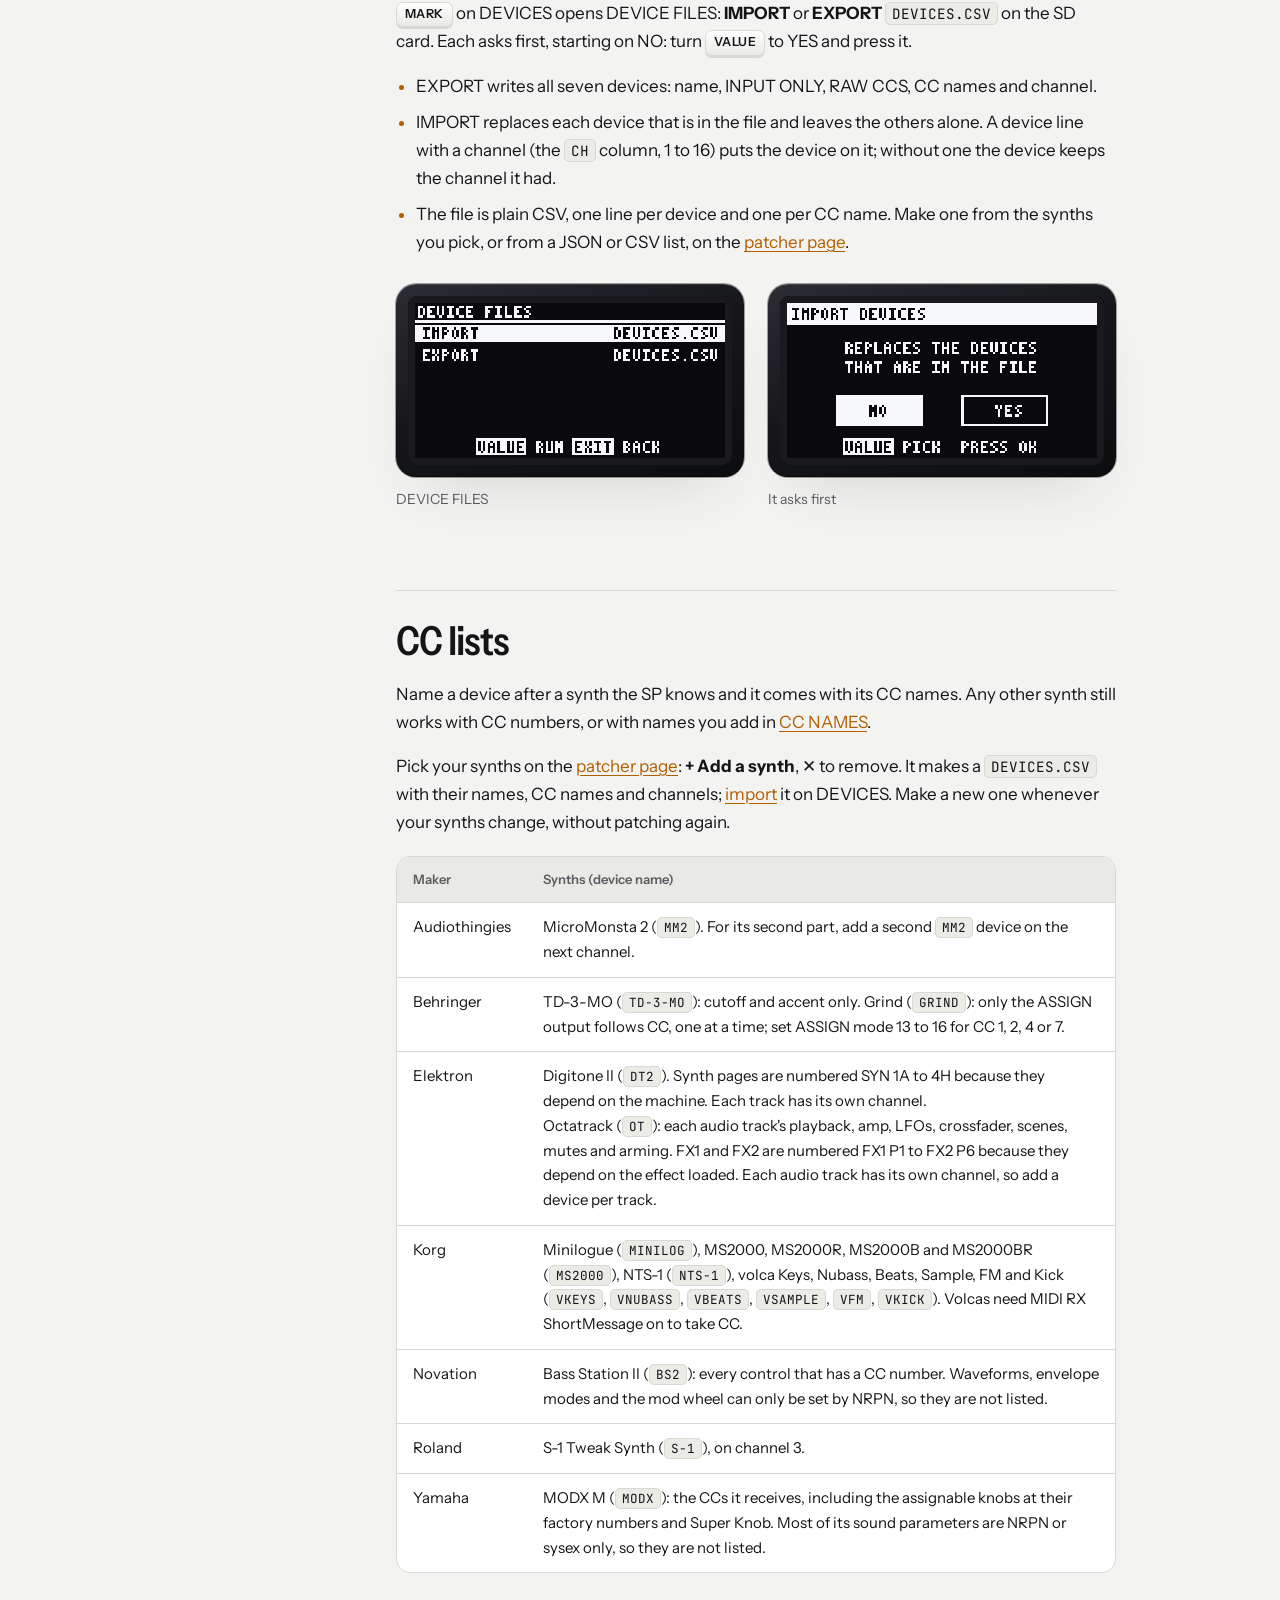
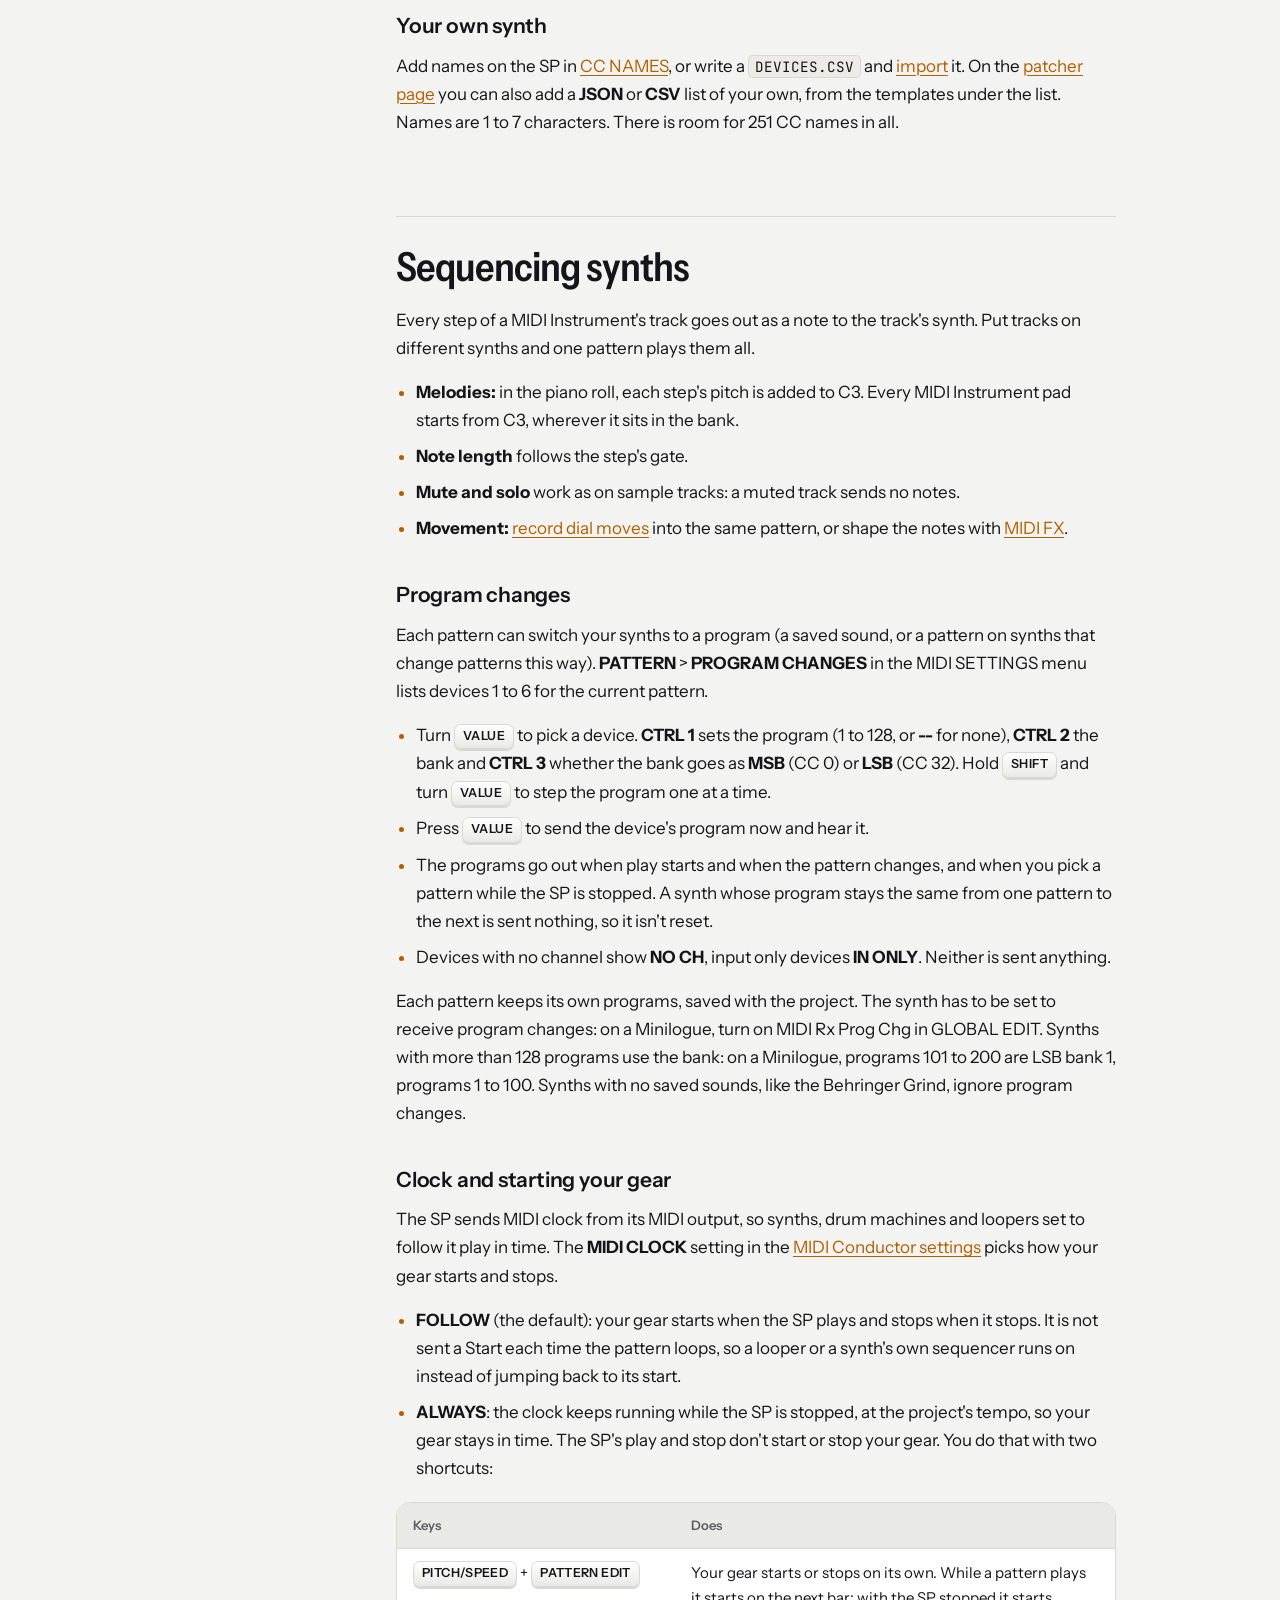
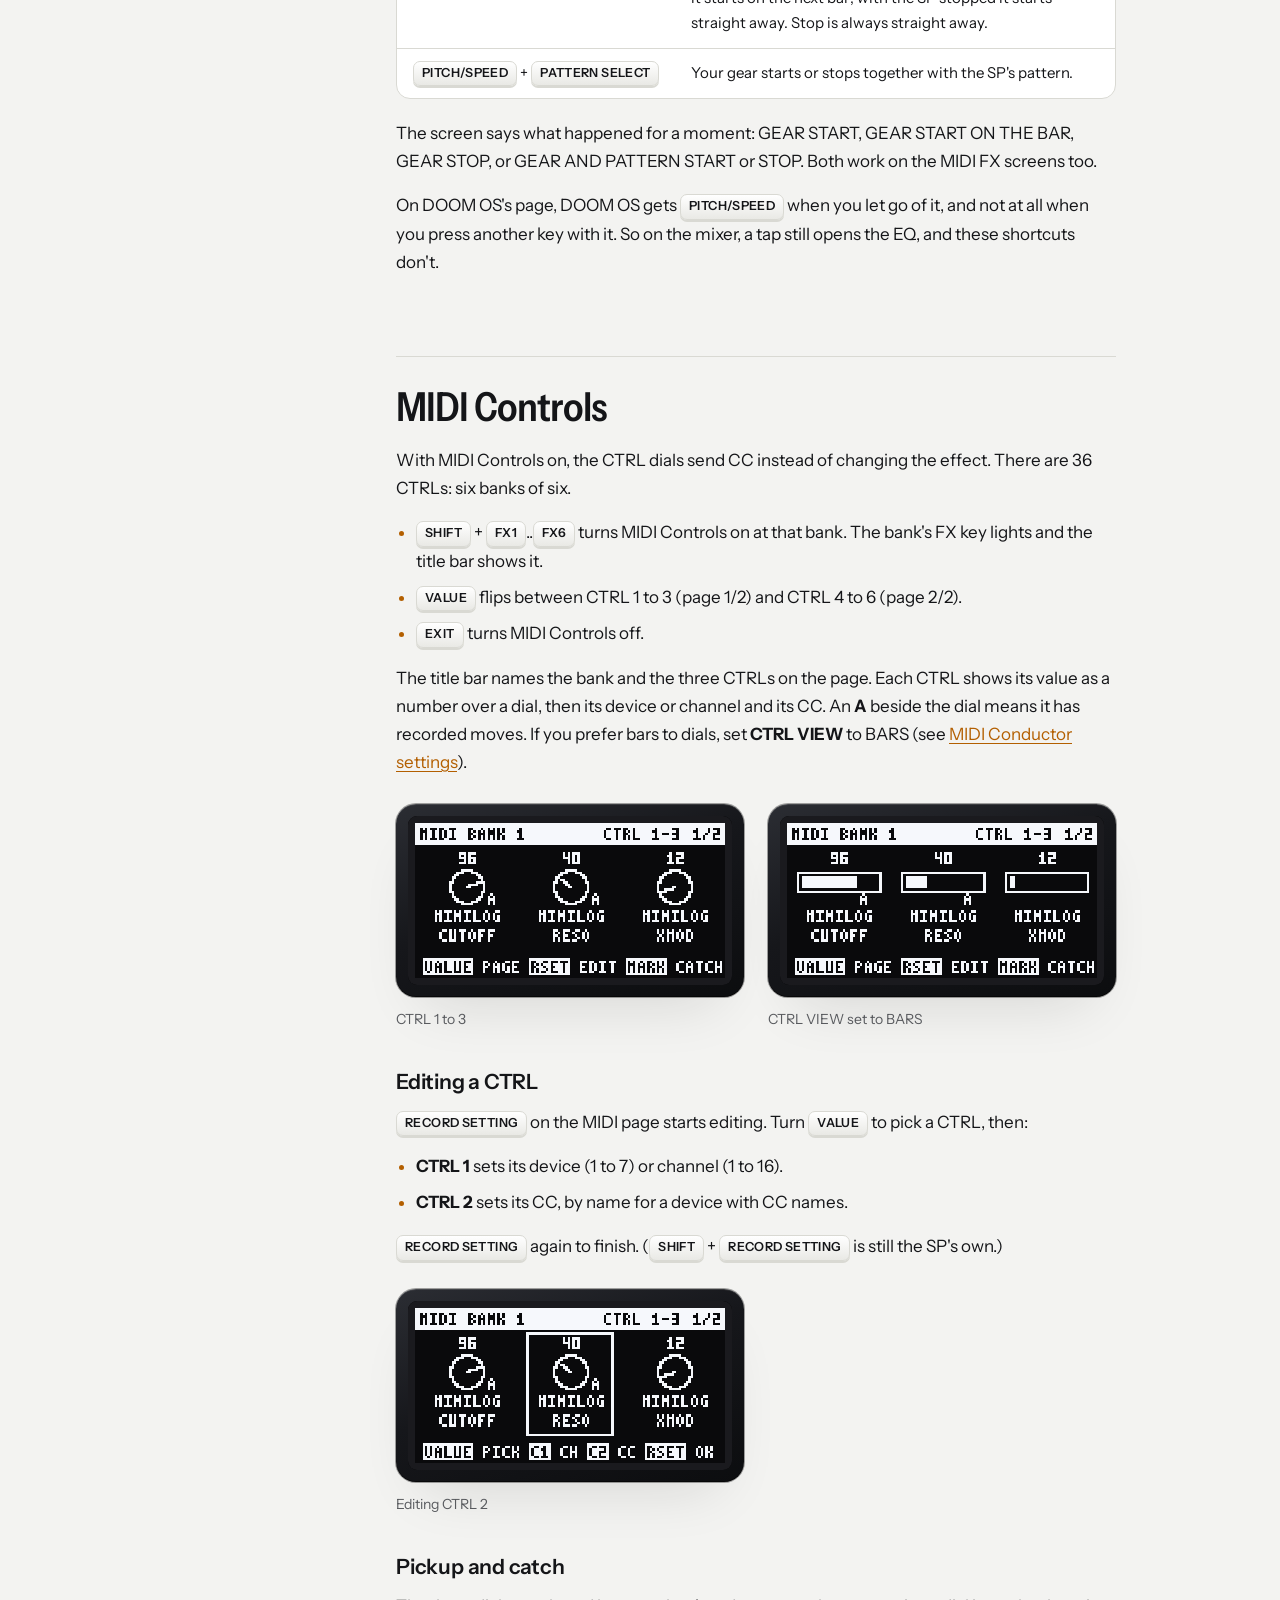
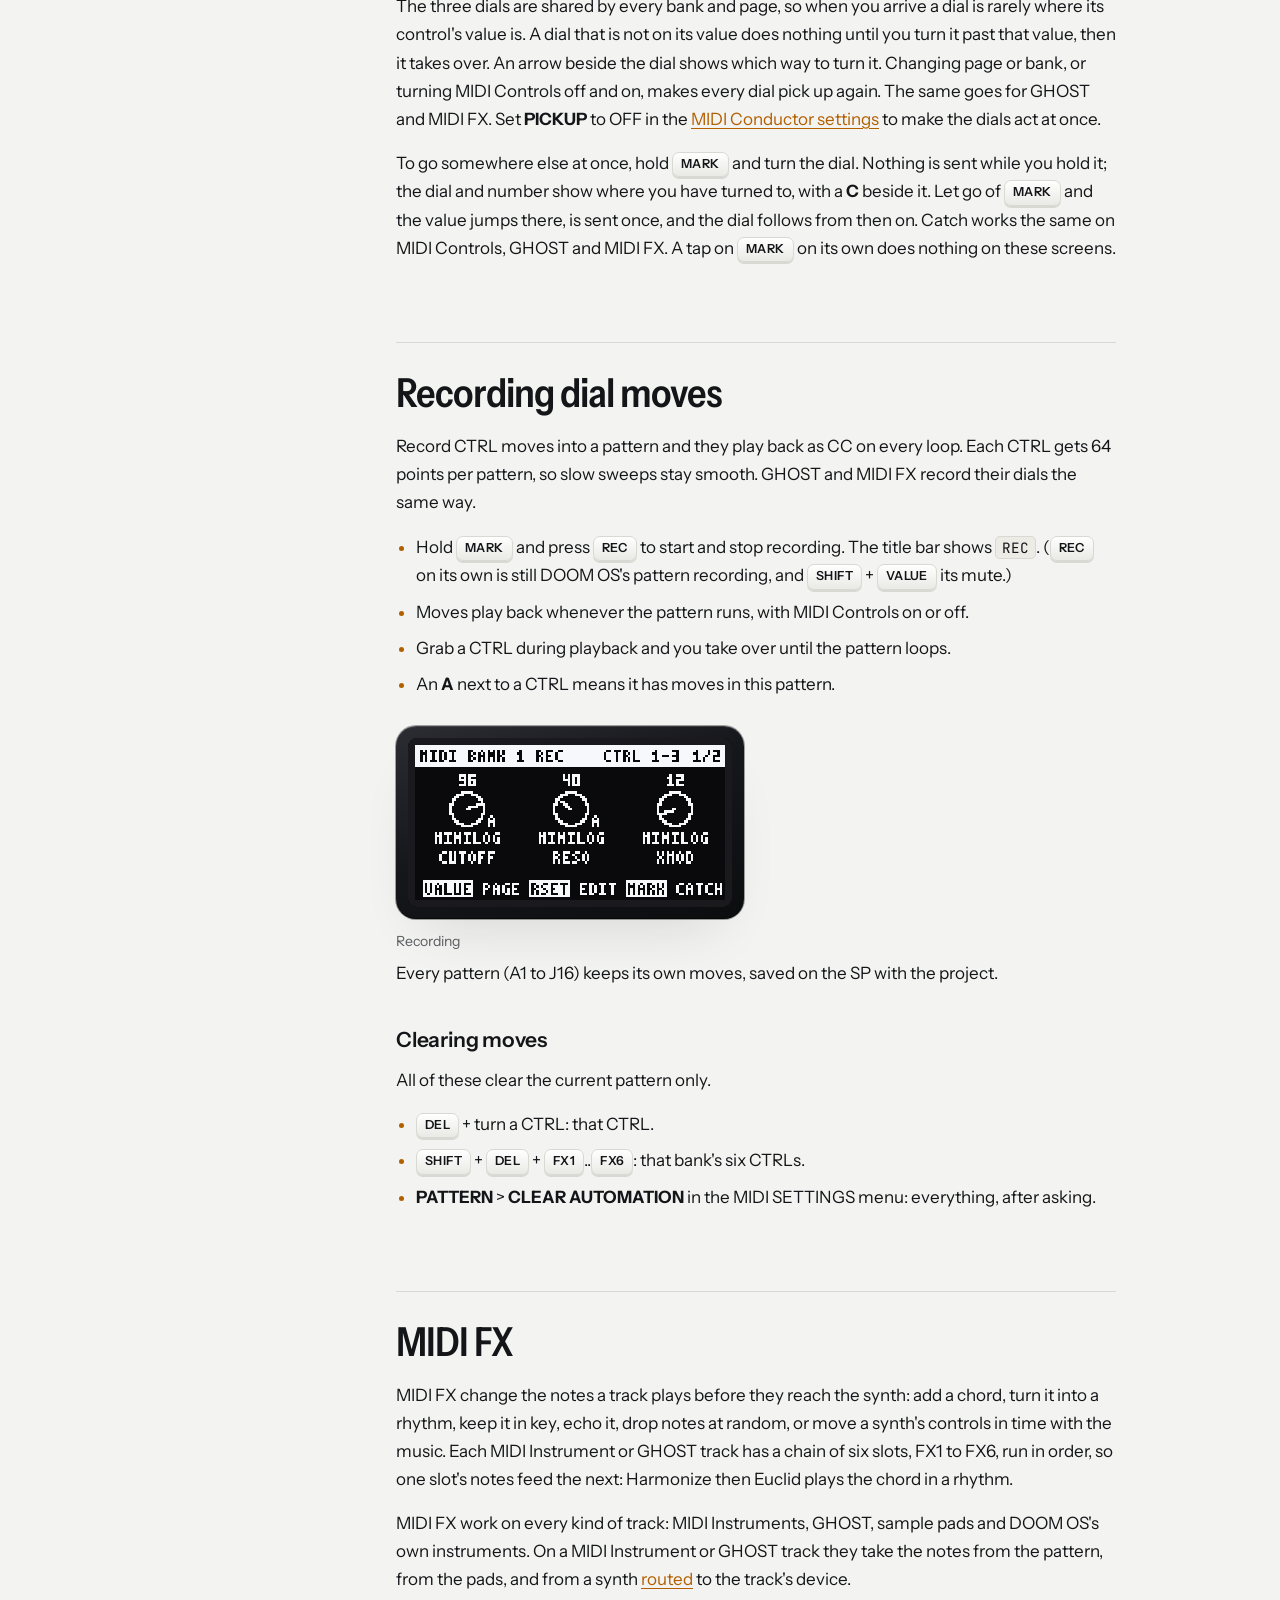
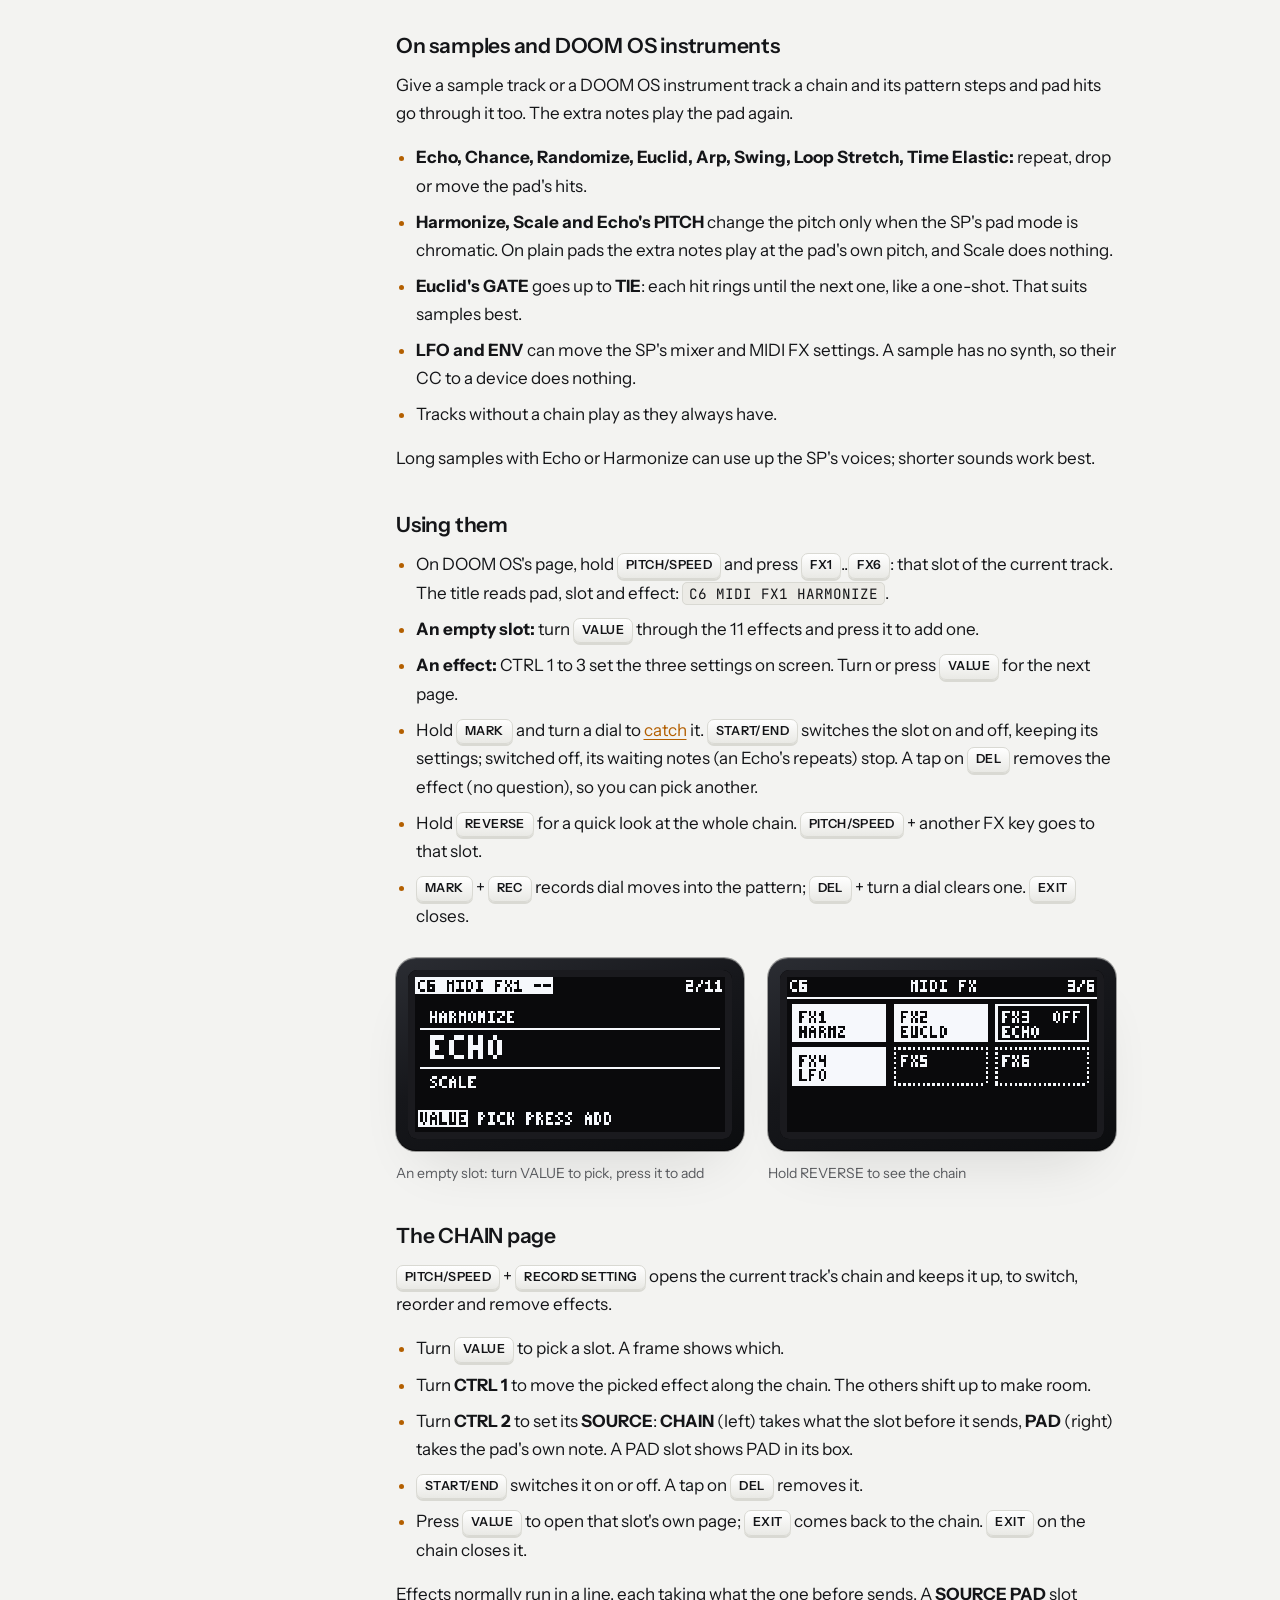
<file: manual.html>
<!doctype html>
<html lang="en"><head><meta charset="utf-8">
<meta name="viewport" content="width=device-width,initial-scale=1,viewport-fit=cover">
<title>MIDI Conductor Manual</title>
<link rel="icon" href="favicon.svg" type="image/svg+xml"><link rel="icon" href="favicon-32.png" sizes="32x32" type="image/png"><link rel="apple-touch-icon" href="apple-touch-icon.png"><meta name="description" content="How to play, sequence, route, shape and record your synths from the SP-404MKII with MIDI Conductor.">
<link rel="preconnect" href="https://fonts.googleapis.com"><link rel="preconnect" href="https://fonts.gstatic.com" crossorigin>
<link rel="stylesheet" href="https://fonts.googleapis.com/css2?family=Instrument+Sans:wdth,wght@75..100,400..700&family=JetBrains+Mono:wght@400;500&display=swap">
<link rel="stylesheet" href="site.css?v=a4b7d38d">
</head><body>
<header class="top"><div class="wrap">
<a class="brand" href="index.html"><span class="mark" aria-hidden="true"><i class="on"></i><i></i><i></i><i></i><i class="on"></i><i></i><i></i><i></i><i class="on"></i></span>MIDI Conductor <small>for SP-404MKII</small></a>
<nav class="links" aria-label="Site"><a href="index.html">Overview</a><a href="manual.html" aria-current="page">Manual</a><a href="https://github.com/danielmcc123/doom-os-midi-conductor">GitHub</a><a class="btn small" href="patcher.html">Patch firmware</a></nav>
</div></header>

<div class="wrap doc">
<aside class="rail"><p>Contents</p><ol><li><a href="#quick">Quick start</a></li><li><a href="#spset">SP settings</a></li><li><a href="#legend">Reading the screens</a></li><li><a href="#menu">MIDI SETTINGS</a></li><li><a href="#tracks">MIDI Instruments</a></li><li><a href="#devices">Devices</a></li><li><a href="#names">CC lists</a></li><li><a href="#sequencing">Sequencing synths</a></li><li><a href="#midi">MIDI Controls</a></li><li><a href="#auto">Recording dial moves</a></li><li><a href="#fx">MIDI FX</a></li><li><a href="#routes">Routing</a></li><li><a href="#ccmap">The CC MAP</a></li><li><a href="#ghost">GHOST</a></li><li><a href="#projects">Projects</a></li><li><a href="#rig">Bigger setups</a></li><li><a href="#keys">Key summary</a></li><li><a href="#limits">Limits</a></li><li><a href="#support">Support</a></li></ol></aside>
<main>
<h1>Manual</h1>
<p class="lead">How to play, sequence, shape, route and record your synths from the SP-404MKII.</p>
<div class="warn"><p><b>Experimental.</b> Modified firmware can brick your SP-404MKII. This version is tested on one unit only, with Roland 5.52 and DOOM OS 0.7.4 (build 651C), and it changes some of Roland's own routines. Keep Roland's original files so you can go back.</p></div>

<h2 id="quick">Quick start</h2>
<p>Six steps from a freshly patched SP to a synth that plays and moves. Install first: see the <a href="patcher.html">patcher</a>.</p>
<ol class="steps">
<li><b>Set up the SP.</b> Set MIDI Mode to A and turn MIDI Through off. See <a href="#spset">SP settings</a>.</li>
<li><b>Connect.</b> Run a MIDI cable from the SP's MIDI output to your synth's MIDI input. Most synths need a TRS-to-DIN adaptor, Type A (see <a href="#rig">Bigger setups</a>). Note the channel your synth listens on. Use 11 to 15 if you can: the SP itself sends each bank's pads on channels 1 to 10 (bank A on 1, bank B on 2 ...) and chromatic mode on 16, so a synth on one of those also plays those pads.</li>
<li><b>Add the synth.</b> <kbd>SHIFT</kbd> + <kbd>REMAIN</kbd>, open <b>DEVICES</b>. On device 1, turn <b>CTRL 3</b> to your synth's channel. Press <kbd>VALUE</kbd> and open <b>NAME</b> to give it a name.</li>
<li><b>Make a MIDI Instrument.</b> Open DOOM OS's instrument picker as you would to add a drum, pick <b>MIDI</b> and tap a free pad. The pad lights blue and the MIDI INSTRUMENT page opens: turn <kbd>VALUE</kbd> to your synth and press it. Hit the pad and the synth plays.</li>
<li><b>Turn its dials.</b> <kbd>SHIFT</kbd> + <kbd>FX1</kbd> turns MIDI Controls on. Press <kbd>RECORD SETTING</kbd>, set CTRL 1's device with <b>CTRL 1</b> and its CC with <b>CTRL 2</b>, press <kbd>RECORD SETTING</kbd> again. Now CTRL 1 moves that control on the synth.</li>
<li><b>Record a sweep.</b> Start a pattern, hold <kbd>MARK</kbd> and press <kbd>REC</kbd>, then turn the dial. It plays back on every loop.</li>
</ol>
<p>Then add a chord, an echo or a rhythm with <a href="#fx">MIDI FX</a>: <kbd>PITCH/SPEED</kbd> + <kbd>FX1</kbd> on its track.</p>

<h2 id="spset">SP settings</h2>
<p>Two settings in the SP's own SYSTEM settings change how MIDI Conductor behaves. Set them before you start.</p>
<h3>MIDI Mode: set it to A (essential)</h3>
<p>In mode B the SP spreads the banks over a keyboard range, so each bank sends higher notes than the one before and bank E sounds several octaves too high on a synth. In mode A every bank sends the same 16 notes. Switch to mode A and the problem goes away.</p>
<p>The SP sends a pad's note by its position in the bank and not by its number, so notes rise along a row and each row down is lower: pads 1 to 4 send 48 to 51, pads 5 to 8 send 44 to 47, pads 9 to 12 send 40 to 43 and pads 13 to 16 send 36 to 39. That is how the SP does it, and the patch doesn't change it.</p>
<h3>MIDI Through: turn it off (recommended)</h3>
<p>With MIDI Through on, the SP also passes what it receives straight to its MIDI output. That is in addition to anything the patch <a href="#routes">routes</a> or plays, so a synth can hear the same notes twice, and a synth that echoes MIDI back can set up a loop. Turn it off and let the ROUTES grid decide what goes where.</p>
<h2 id="mcset">MIDI Conductor settings</h2>
<p>MIDI Conductor's own settings sit at the end of the DOOM OS tab in the SP's SYSTEM settings, under a <b>MIDI CONDUCTOR</b> heading after DOOM OS's own. They are saved with DOOM OS's settings and are the same in every project.</p>
<ul>
<li><b>START ANIM</b>: ON plays the MIDI Conductor animation at power-on, straight after DOOM OS's. OFF skips it.</li>
<li><b>PICKUP</b>: ON makes a dial wait until it reaches its setting's value (see <a href="#catch">Pickup and catch</a>), on MIDI Controls, GHOST and MIDI FX. OFF makes the dials act at once.</li>
<li><b>CTRL VIEW</b>: DIALS or BARS on the MIDI Controls page.</li>
<li><b>MIDI CLOCK</b>: FOLLOW starts and stops your gear with the SP. ALWAYS keeps the clock running and leaves starting and stopping your gear to you (see <a href="#clock">Clock and starting your gear</a>).</li>
</ul>

<h2 id="legend">Reading the screens</h2>
<p>Every MIDI screen has a title bar and a help line at the bottom. On the help line, a word on a lit box is a control on the SP and the plain words after it are what it does: <b>VALUE PICK</b> means turn VALUE to pick. <b>C1</b>, <b>C2</b> and <b>C3</b> are CTRL 1, 2 and 3, <b>RSET</b> is RECORD SETTING. <b>PRESS</b> means press VALUE.</p>
<p>A small arrow beside a value means the dial is waiting to pick it up: turn the dial the way the arrow points.</p>

<h2 id="menu">MIDI SETTINGS</h2>
<p><kbd>SHIFT</kbd> + <kbd>REMAIN</kbd> opens the MIDI SETTINGS menu from any DOOM screen, with MIDI Controls on or off.</p>
<div class="tbl"><table>
<tr><th>Entry</th><th>For</th></tr>
<tr><td><b>DEVICES</b></td><td>Your synths: channel, name, CC names, what uses them</td></tr>
<tr><td><b>ROUTES</b></td><td>Pass MIDI from one synth to another, or to the SP</td></tr>
<tr><td><b>PATTERN</b></td><td>The current pattern's <a href="#programs">program changes</a>, and clearing its recorded dial moves</td></tr>
</table></div>
<p>Turn <kbd>VALUE</kbd> to pick, press it to open. <kbd>EXIT</kbd> goes back a level; in the menu it closes it. Which synth a pad plays is set on the pad's own <a href="#tracks">MIDI INSTRUMENT page</a>. The version of MIDI Conductor you have is at the right of the menu's title bar: give it when you report a problem.</p>
<div class="shots">
<figure><div class="screen"><img src="images/menu-07.png?v=074" alt="MIDI SETTINGS menu: DEVICES, ROUTES and PATTERN, with the version V0.7.4 on the title bar" width="804" height="420" loading="lazy"></div><figcaption>The MIDI SETTINGS menu</figcaption></figure>
</div>

<h2 id="tracks">MIDI Instruments</h2>
<p>A MIDI Instrument is a pad that plays a synth instead of a sample. You make one the way you make a DOOM OS instrument, and it gets a track in the pattern like any other.</p>
<h3>Making one</h3>
<ul>
<li>Open DOOM OS's instrument picker. <b>MIDI</b> sits after the instruments and before the kits; its description reads DEVICE OR CHANNEL.</li>
<li>Pick it and tap a free pad. The pad gets a short silent sample named MIDI, a track in the pattern, and device 1 as its synth. The picker closes and the <b>MIDI INSTRUMENT</b> page opens.</li>
<li>The pad lights blue: dim at rest, bright while you hold it.</li>
<li>The pad's sample name follows its synth: the device's name, <code>DEV 3</code> for a device with no name, or <code>CH 5</code> for a plain channel.</li>
</ul>
<p>A MIDI pad is held at GATE and LOOP, so each note lasts as long as the step's gate, or as long as you hold the pad. Changing that in the SP's pad settings doesn't stick.</p>
<p>In a new project, device 1 has no channel yet. Give it one in <a href="#devices">DEVICES</a>, or pick a RAW channel on the MIDI INSTRUMENT page, or the pad sends nothing.</p>
<h3>The MIDI INSTRUMENT page</h3>
<p>Choose which synth or channel the pad plays. It opens when you make the track, and again with <kbd>VALUE</kbd> on the first entry of DOOM OS's track menu (the pad and its name).</p>
<ul>
<li>Turn <kbd>VALUE</kbd> (or <b>CTRL 1</b>) to pick: your devices first, then <b>RAW</b> channels 1 to 16. The pick is drawn large, with its channel in a lit box.</li>
<li>The change applies at once. Press <kbd>VALUE</kbd> or <kbd>EXIT</kbd> to close.</li>
<li>The pads still play while the page is open, so you can try each synth.</li>
</ul>
<div class="shots">
<figure><div class="screen"><img src="images/inst-page.png" alt="MIDI INSTRUMENT page: pad B11 plays BASS on channel 5, DRUMS above and KEYS below" width="804" height="420" loading="lazy"></div><figcaption>B11 plays BASS, on channel 5</figcaption></figure>
<figure><div class="screen"><img src="images/inst-page-raw.png" alt="MIDI INSTRUMENT page with RAW channel 12 picked" width="804" height="420" loading="lazy"></div><figcaption>A RAW channel, no device</figcaption></figure>
</div>
<h3>Removing one</h3>
<p>Delete the pad's sample on the SP and the pad stops being a MIDI Instrument. COPY and EXCHANGE take it with the pad: a copy plays the same synth on the same channel, an exchange swaps the two pads, and a sample copied over a MIDI Instrument makes it a sample pad again. REPLACE can't turn a pad into a MIDI Instrument yet; it shows NOT POSSIBLE.</p>

<h2 id="devices">Devices</h2>
<p>A <b>device</b> is one of your synths: a channel, a name and, if you like, names for its CCs. Point pads, CTRLs and routes at a device rather than a bare channel, and when the synth's channel changes you change it once. There are seven devices.</p>
<h3>DEVICES</h3>
<p>The devices sit side by side, numbered 1 to 7 along the top. Under the current one it says what uses it: <code>2 PADS 1 CTRL</code>, <code>1 ROUTE</code> or <code>NOT USED</code>.</p>
<ul>
<li>Turn <kbd>VALUE</kbd> (or <b>CTRL 1</b>) to pick a device.</li>
<li><b>CTRL 3</b> sets its channel, 1 to 16. All the way down is <code>NO CH</code>. A new channel reaches every pad and CTRL that uses the device. A device at <code>NO CH</code> counts as unused: it isn't offered in the CTRL device dial or the MIDI INSTRUMENT list until it has a channel.</li>
<li>Press <kbd>VALUE</kbd> for the device's menu. <kbd>MARK</kbd> opens DEVICE FILES.</li>
<li>An arrow beside CH marks an input only device. A padlock after the name means it can't be renamed (GHOST).</li>
</ul>
<div class="shots">
<figure><div class="screen"><img src="images/device-carousel.png" alt="DEVICES: device 2, BASS, on channel 5, used by 2 pads and 1 CTRL" width="804" height="420" loading="lazy"></div><figcaption>BASS on channel 5, used by two pads and a CTRL</figcaption></figure>
<figure><div class="screen"><img src="images/device-carousel-input.png" alt="DEVICES: device 3, input only, no channel, not used" width="804" height="420" loading="lazy"></div><figcaption>An input only device</figcaption></figure>
</div>
<h3>A device's menu</h3>
<p>Turn <kbd>VALUE</kbd> to pick a row, press to open or switch it. <kbd>EXIT</kbd> goes back to DEVICES.</p>
<div class="tbl"><table>
<tr><th>Row</th><th>What it does</th></tr>
<tr><td><b>NAME</b></td><td>Up to 7 letters: A to Z, 0 to 9, space, <code>-</code> and <code>.</code>. <b>CTRL 1</b> moves the cursor, <kbd>VALUE</kbd> changes the letter, <kbd>EXIT</kbd> finishes.</td></tr>
<tr><td><b>INPUT ONLY</b></td><td>YES for a controller that only sends to the SP. It's left out of the MIDI INSTRUMENT list and the CTRL device dial, and can't be a route's destination. It can only be set while nothing plays the device; a padlock shows until then.</td></tr>
<tr><td><b>CC NAMES</b></td><td>The device's CC list (see below). Opens for a named device.</td></tr>
<tr><td><b>RAW CCS</b></td><td>SHOW lets the CTRL dials and the CC MAP reach every CC number, not only the named ones. Handy when a list covers only part of a synth.</td></tr>
<tr><td><b>USAGE</b></td><td>How many pads, CTRLs and routes use the device (<code>PAD:CTRL:ROUTE</code>), and a list of them.</td></tr>
</table></div>
<div class="shots">
<figure><div class="screen"><img src="images/device-menu-locked.png" alt="BASS device menu: NAME BASS, INPUT ONLY locked at NO, CC NAMES NONE, RAW CCS SHOW, USAGE 2:1:0" width="804" height="420" loading="lazy"></div><figcaption>BASS is in use, so INPUT ONLY is locked</figcaption></figure>
<figure><div class="screen"><img src="images/device-name.png" alt="NAME editor: SYNTH-2 with the cursor on one letter" width="804" height="420" loading="lazy"></div><figcaption>Naming a device</figcaption></figure>
</div>
<h3>CC NAMES</h3>
<p>Give a synth's CCs names and its dials pick <code>CUTOFF</code> instead of <code>CC 43</code>. The list shows each CC with its name, in CC order.</p>
<ul>
<li>Turn <kbd>VALUE</kbd> to pick, press to edit. In the editor <b>CTRL 1</b> moves the cursor, <b>CTRL 2</b> sets the CC number and <kbd>VALUE</kbd> the letters; <kbd>EXIT</kbd> finishes.</li>
<li><kbd>MARK</kbd> adds a name after the last one. <kbd>DEL</kbd> removes the one under the cursor straight away.</li>
</ul>
<div class="shots">
<figure><div class="screen"><img src="images/device-ccnames.png" alt="BASS CC NAMES: 43 CUTOFF, 44 RESO, 45 EG INT, 74 BRIGHT" width="804" height="420" loading="lazy"></div><figcaption>A device's CC names</figcaption></figure>
</div>
<h3>USAGE</h3>
<p>Every pad, CTRL and route that uses the device, in a table. Press <kbd>VALUE</kbd> on a row to go there: a pad opens its MIDI INSTRUMENT page, a CTRL its MIDI Controls page, a route its settings. <kbd>DEL</kbd> on a pad or CTRL takes it off the device after asking; it keeps sending on the same channel.</p>
<div class="shots">
<figure><div class="screen"><img src="images/device-usage.png" alt="BASS USAGE: PAD B11, PAD E5, CTRL 19 CC 34" width="804" height="420" loading="lazy"></div><figcaption>Everything that uses BASS</figcaption></figure>
</div>
<h3 id="devfiles">Device files</h3>
<p><kbd>MARK</kbd> on DEVICES opens DEVICE FILES: <b>IMPORT</b> or <b>EXPORT</b> <code>DEVICES.CSV</code> on the SD card. Each asks first, starting on NO: turn <kbd>VALUE</kbd> to YES and press it.</p>
<ul>
<li>EXPORT writes all seven devices: name, INPUT ONLY, RAW CCS, CC names and channel.</li>
<li>IMPORT replaces each device that is in the file and leaves the others alone. A device line with a channel (the <code>CH</code> column, 1 to 16) puts the device on it; without one the device keeps the channel it had.</li>
<li>The file is plain CSV, one line per device and one per CC name. Make one from the synths you pick, or from a JSON or CSV list, on the <a href="patcher.html#devices">patcher page</a>.</li>
</ul>
<div class="shots">
<figure><div class="screen"><img src="images/device-files.png" alt="DEVICE FILES: IMPORT DEVICES.CSV and EXPORT DEVICES.CSV" width="804" height="420" loading="lazy"></div><figcaption>DEVICE FILES</figcaption></figure>
<figure><div class="screen"><img src="images/device-files-ask.png" alt="IMPORT DEVICES, REPLACES THE DEVICES THAT ARE IN THE FILE, with NO and YES" width="804" height="420" loading="lazy"></div><figcaption>It asks first</figcaption></figure>
</div>

<h2 id="names">CC lists</h2>
<p>Name a device after a synth the SP knows and it comes with its CC names. Any other synth still works with CC numbers, or with names you add in <a href="#devices">CC NAMES</a>.</p>
<p>Pick your synths on the <a href="patcher.html#devices">patcher page</a>: <b>+ Add a synth</b>, ✕ to remove. It makes a <code>DEVICES.CSV</code> with their names, CC names and channels; <a href="#devfiles">import</a> it on DEVICES. Make a new one whenever your synths change, without patching again.</p>
<div class="tbl"><table>
<tr><th>Maker</th><th>Synths (device name)</th></tr>
<tr><td>Audiothingies</td><td>MicroMonsta 2 (<code>MM2</code>). For its second part, add a second <code>MM2</code> device on the next channel.</td></tr>
<tr><td>Behringer</td><td>TD-3-MO (<code>TD-3-MO</code>): cutoff and accent only. Grind (<code>GRIND</code>): only the ASSIGN output follows CC, one at a time; set ASSIGN mode 13 to 16 for CC 1, 2, 4 or 7.</td></tr>
<tr><td>Elektron</td><td>Digitone II (<code>DT2</code>). Synth pages are numbered SYN 1A to 4H because they depend on the machine. Each track has its own channel.<br>Octatrack (<code>OT</code>): each audio track's playback, amp, LFOs, crossfader, scenes, mutes and arming. FX1 and FX2 are numbered FX1 P1 to FX2 P6 because they depend on the effect loaded. Each audio track has its own channel, so add a device per track.</td></tr>
<tr><td>Korg</td><td>Minilogue (<code>MINILOG</code>), MS2000, MS2000R, MS2000B and MS2000BR (<code>MS2000</code>), NTS-1 (<code>NTS-1</code>), volca Keys, Nubass, Beats, Sample, FM and Kick (<code>VKEYS</code>, <code>VNUBASS</code>, <code>VBEATS</code>, <code>VSAMPLE</code>, <code>VFM</code>, <code>VKICK</code>). Volcas need MIDI RX ShortMessage on to take CC.</td></tr>
<tr><td>Novation</td><td>Bass Station II (<code>BS2</code>): every control that has a CC number. Waveforms, envelope modes and the mod wheel can only be set by NRPN, so they are not listed.</td></tr>
<tr><td>Roland</td><td>S-1 Tweak Synth (<code>S-1</code>), on channel 3.</td></tr>
<tr><td>Yamaha</td><td>MODX M (<code>MODX</code>): the CCs it receives, including the assignable knobs at their factory numbers and Super Knob. Most of its sound parameters are NRPN or sysex only, so they are not listed.</td></tr>
</table></div>
<h3>Your own synth</h3>
<p>Add names on the SP in <a href="#devices">CC NAMES</a>, or write a <code>DEVICES.CSV</code> and <a href="#devfiles">import</a> it. On the <a href="patcher.html#devices">patcher page</a> you can also add a <b>JSON</b> or <b>CSV</b> list of your own, from the templates under the list. Names are 1 to 7 characters. There is room for 251 CC names in all.</p>

<h2 id="sequencing">Sequencing synths</h2>
<p>Every step of a MIDI Instrument's track goes out as a note to the track's synth. Put tracks on different synths and one pattern plays them all.</p>
<ul>
<li><b>Melodies:</b> in the piano roll, each step's pitch is added to C3. Every MIDI Instrument pad starts from C3, wherever it sits in the bank.</li>
<li><b>Note length</b> follows the step's gate.</li>
<li><b>Mute and solo</b> work as on sample tracks: a muted track sends no notes.</li>
<li><b>Movement:</b> <a href="#auto">record dial moves</a> into the same pattern, or shape the notes with <a href="#fx">MIDI FX</a>.</li>
</ul>

<h3 id="programs">Program changes</h3>
<p>Each pattern can switch your synths to a program (a saved sound, or a pattern on synths that change patterns this way). <b>PATTERN</b> &gt; <b>PROGRAM CHANGES</b> in the MIDI SETTINGS menu lists devices 1 to 6 for the current pattern.</p>
<ul>
<li>Turn <kbd>VALUE</kbd> to pick a device. <b>CTRL 1</b> sets the program (1 to 128, or <b>--</b> for none), <b>CTRL 2</b> the bank and <b>CTRL 3</b> whether the bank goes as <b>MSB</b> (CC 0) or <b>LSB</b> (CC 32). Hold <kbd>SHIFT</kbd> and turn <kbd>VALUE</kbd> to step the program one at a time.</li>
<li>Press <kbd>VALUE</kbd> to send the device's program now and hear it.</li>
<li>The programs go out when play starts and when the pattern changes, and when you pick a pattern while the SP is stopped. A synth whose program stays the same from one pattern to the next is sent nothing, so it isn't reset.</li>
<li>Devices with no channel show <b>NO CH</b>, input only devices <b>IN ONLY</b>. Neither is sent anything.</li>
</ul>
<p>Each pattern keeps its own programs, saved with the project. The synth has to be set to receive program changes: on a Minilogue, turn on MIDI Rx Prog Chg in GLOBAL EDIT. Synths with more than 128 programs use the bank: on a Minilogue, programs 101 to 200 are LSB bank 1, programs 1 to 100. Synths with no saved sounds, like the Behringer Grind, ignore program changes.</p>

<h3 id="clock">Clock and starting your gear</h3>
<p>The SP sends MIDI clock from its MIDI output, so synths, drum machines and loopers set to follow it play in time. The <b>MIDI CLOCK</b> setting in the <a href="#mcset">MIDI Conductor settings</a> picks how your gear starts and stops.</p>
<ul>
<li><b>FOLLOW</b> (the default): your gear starts when the SP plays and stops when it stops. It is not sent a Start each time the pattern loops, so a looper or a synth's own sequencer runs on instead of jumping back to its start.</li>
<li><b>ALWAYS</b>: the clock keeps running while the SP is stopped, at the project's tempo, so your gear stays in time. The SP's play and stop don't start or stop your gear. You do that with two shortcuts:</li>
</ul>
<div class="tbl"><table>
<tr><th>Keys</th><th>Does</th></tr>
<tr><td><kbd>PITCH/SPEED</kbd> + <kbd>PATTERN EDIT</kbd></td><td>Your gear starts or stops on its own. While a pattern plays it starts on the next bar; with the SP stopped it starts straight away. Stop is always straight away.</td></tr>
<tr><td><kbd>PITCH/SPEED</kbd> + <kbd>PATTERN SELECT</kbd></td><td>Your gear starts or stops together with the SP's pattern.</td></tr>
</table></div>
<p>The screen says what happened for a moment: GEAR START, GEAR START ON THE BAR, GEAR STOP, or GEAR AND PATTERN START or STOP. Both work on the MIDI FX screens too.</p>
<p>On DOOM OS's page, DOOM OS gets <kbd>PITCH/SPEED</kbd> when you let go of it, and not at all when you press another key with it. So on the mixer, a tap still opens the EQ, and these shortcuts don't.</p>

<h2 id="midi">MIDI Controls</h2>
<p>With MIDI Controls on, the CTRL dials send CC instead of changing the effect. There are 36 CTRLs: six banks of six.</p>
<ul>
<li><kbd>SHIFT</kbd> + <kbd>FX1</kbd>..<kbd>FX6</kbd> turns MIDI Controls on at that bank. The bank's FX key lights and the title bar shows it.</li>
<li><kbd>VALUE</kbd> flips between CTRL 1 to 3 (page 1/2) and CTRL 4 to 6 (page 2/2).</li>
<li><kbd>EXIT</kbd> turns MIDI Controls off.</li>
</ul>
<p>The title bar names the bank and the three CTRLs on the page. Each CTRL shows its value as a number over a dial, then its device or channel and its CC. An <b>A</b> beside the dial means it has recorded moves. If you prefer bars to dials, set <b>CTRL VIEW</b> to BARS (see <a href="#mcset">MIDI Conductor settings</a>).</p>
<div class="shots">
<figure><div class="screen"><img src="images/midi-page-1.png" alt="MIDI page 1/2: CTRL 1 to 3" width="804" height="420" loading="lazy"></div><figcaption>CTRL 1 to 3</figcaption></figure>
<figure><div class="screen"><img src="images/midi-bars.png" alt="MIDI page 1/2 with bars instead of dials" width="804" height="420" loading="lazy"></div><figcaption>CTRL VIEW set to BARS</figcaption></figure>
</div>
<h3 id="edit">Editing a CTRL</h3>
<p><kbd>RECORD SETTING</kbd> on the MIDI page starts editing. Turn <kbd>VALUE</kbd> to pick a CTRL, then:</p>
<ul>
<li><b>CTRL 1</b> sets its device (1 to 7) or channel (1 to 16).</li>
<li><b>CTRL 2</b> sets its CC, by name for a device with CC names.</li>
</ul>
<p><kbd>RECORD SETTING</kbd> again to finish. (<kbd>SHIFT</kbd> + <kbd>RECORD SETTING</kbd> is still the SP's own.)</p>
<div class="shots">
<figure><div class="screen"><img src="images/midi-edit.png" alt="Edit mode with CTRL 2 boxed" width="804" height="420" loading="lazy"></div><figcaption>Editing CTRL 2</figcaption></figure>
</div>
<h3 id="catch">Pickup and catch</h3>
<p>The three dials are shared by every bank and page, so when you arrive a dial is rarely where its control's value is. A dial that is not on its value does nothing until you turn it past that value, then it takes over. An arrow beside the dial shows which way to turn it. Changing page or bank, or turning MIDI Controls off and on, makes every dial pick up again. The same goes for GHOST and MIDI FX. Set <b>PICKUP</b> to OFF in the <a href="#mcset">MIDI Conductor settings</a> to make the dials act at once.</p>
<p>To go somewhere else at once, hold <kbd>MARK</kbd> and turn the dial. Nothing is sent while you hold it; the dial and number show where you have turned to, with a <b>C</b> beside it. Let go of <kbd>MARK</kbd> and the value jumps there, is sent once, and the dial follows from then on. Catch works the same on MIDI Controls, GHOST and MIDI FX. A tap on <kbd>MARK</kbd> on its own does nothing on these screens.</p>

<h2 id="auto">Recording dial moves</h2>
<p>Record CTRL moves into a pattern and they play back as CC on every loop. Each CTRL gets 64 points per pattern, so slow sweeps stay smooth. GHOST and MIDI FX record their dials the same way.</p>
<ul>
<li>Hold <kbd>MARK</kbd> and press <kbd>REC</kbd> to start and stop recording. The title bar shows <code>REC</code>. (<kbd>REC</kbd> on its own is still DOOM OS's pattern recording, and <kbd>SHIFT</kbd> + <kbd>VALUE</kbd> its mute.)</li>
<li>Moves play back whenever the pattern runs, with MIDI Controls on or off.</li>
<li>Grab a CTRL during playback and you take over until the pattern loops.</li>
<li>An <b>A</b> next to a CTRL means it has moves in this pattern.</li>
</ul>
<div class="shots">
<figure><div class="screen"><img src="images/midi-rec.png" alt="MIDI page with REC in the title bar" width="804" height="420" loading="lazy"></div><figcaption>Recording</figcaption></figure>
</div>
<p>Every pattern (A1 to J16) keeps its own moves, saved on the SP with the project.</p>
<h3>Clearing moves</h3>
<p>All of these clear the current pattern only.</p>
<ul>
<li><kbd>DEL</kbd> + turn a CTRL: that CTRL.</li>
<li><kbd>SHIFT</kbd> + <kbd>DEL</kbd> + <kbd>FX1</kbd>..<kbd>FX6</kbd>: that bank's six CTRLs.</li>
<li><b>PATTERN</b> &gt; <b>CLEAR AUTOMATION</b> in the MIDI SETTINGS menu: everything, after asking.</li>
</ul>

<h2 id="fx">MIDI FX</h2>
<p>MIDI FX change the notes a track plays before they reach the synth: add a chord, turn it into a rhythm, keep it in key, echo it, drop notes at random, or move a synth's controls in time with the music. Each MIDI Instrument or GHOST track has a chain of six slots, FX1 to FX6, run in order, so one slot's notes feed the next: Harmonize then Euclid plays the chord in a rhythm.</p>
<p>MIDI FX work on every kind of track: MIDI Instruments, GHOST, sample pads and DOOM OS's own instruments. On a MIDI Instrument or GHOST track they take the notes from the pattern, from the pads, and from a synth <a href="#routes">routed</a> to the track's device.</p>
<h3 id="fxsamples">On samples and DOOM OS instruments</h3>
<p>Give a sample track or a DOOM OS instrument track a chain and its pattern steps and pad hits go through it too. The extra notes play the pad again.</p>
<ul>
<li><b>Echo, Chance, Randomize, Euclid, Arp, Swing, Loop Stretch, Time Elastic:</b> repeat, drop or move the pad's hits.</li>
<li><b>Harmonize, Scale and Echo's PITCH</b> change the pitch only when the SP's pad mode is chromatic. On plain pads the extra notes play at the pad's own pitch, and Scale does nothing.</li>
<li><b>Euclid's GATE</b> goes up to <b>TIE</b>: each hit rings until the next one, like a one-shot. That suits samples best.</li>
<li><b>LFO and ENV</b> can move the SP's mixer and MIDI FX settings. A sample has no synth, so their CC to a device does nothing.</li>
<li>Tracks without a chain play as they always have.</li>
</ul>
<p>Long samples with Echo or Harmonize can use up the SP's voices; shorter sounds work best.</p>
<h3>Using them</h3>
<ul>
<li>On DOOM OS's page, hold <kbd>PITCH/SPEED</kbd> and press <kbd>FX1</kbd>..<kbd>FX6</kbd>: that slot of the current track. The title reads pad, slot and effect: <code>C6 MIDI FX1 HARMONIZE</code>.</li>
<li><b>An empty slot:</b> turn <kbd>VALUE</kbd> through the 11 effects and press it to add one.</li>
<li><b>An effect:</b> CTRL 1 to 3 set the three settings on screen. Turn or press <kbd>VALUE</kbd> for the next page.</li>
<li>Hold <kbd>MARK</kbd> and turn a dial to <a href="#catch">catch</a> it. <kbd>START/END</kbd> switches the slot on and off, keeping its settings; switched off, its waiting notes (an Echo's repeats) stop. A tap on <kbd>DEL</kbd> removes the effect (no question), so you can pick another.</li>
<li>Hold <kbd>REVERSE</kbd> for a quick look at the whole chain. <kbd>PITCH/SPEED</kbd> + another FX key goes to that slot.</li>
<li><kbd>MARK</kbd> + <kbd>REC</kbd> records dial moves into the pattern; <kbd>DEL</kbd> + turn a dial clears one. <kbd>EXIT</kbd> closes.</li>
</ul>
<div class="shots">
<figure><div class="screen"><img src="images/fx-pick.png" alt="An empty slot with ECHO picked from the list, 2/12" width="804" height="420" loading="lazy"></div><figcaption>An empty slot: turn VALUE to pick, press it to add</figcaption></figure>
<figure><div class="screen"><img src="images/fx-chain.png" alt="The chain: FX1 HARMZ, FX2 EUCLD, FX3 ECHO switched off, FX4 LFO, FX5 and FX6 empty" width="804" height="420" loading="lazy"></div><figcaption>Hold REVERSE to see the chain</figcaption></figure>
</div>
<h3 id="chain">The CHAIN page</h3>
<p><kbd>PITCH/SPEED</kbd> + <kbd>RECORD SETTING</kbd> opens the current track's chain and keeps it up, to switch, reorder and remove effects.</p>
<ul>
<li>Turn <kbd>VALUE</kbd> to pick a slot. A frame shows which.</li>
<li>Turn <b>CTRL 1</b> to move the picked effect along the chain. The others shift up to make room.</li>
<li>Turn <b>CTRL 2</b> to set its <b>SOURCE</b>: <b>CHAIN</b> (left) takes what the slot before it sends, <b>PAD</b> (right) takes the pad's own note. A PAD slot shows PAD in its box.</li>
<li><kbd>START/END</kbd> switches it on or off. A tap on <kbd>DEL</kbd> removes it.</li>
<li>Press <kbd>VALUE</kbd> to open that slot's own page; <kbd>EXIT</kbd> comes back to the chain. <kbd>EXIT</kbd> on the chain closes it.</li>
</ul>
<p>Effects normally run in a line, each taking what the one before sends. A <b>SOURCE PAD</b> slot works beside the line instead: it takes the note you played, and its notes join the rest. Some examples:</p>
<ul>
<li>Euclid (HELD) in FX1, Euclids with SOURCE PAD in FX2 and FX3: three rhythms from one key.</li>
<li>Harmonize in FX1, Echo with SOURCE PAD in FX2: the chord, and echoes of just the note you played.</li>
<li>Scale in FX1, Randomize with SOURCE PAD in FX2: the played note in key, plus a wandering one beside it.</li>
</ul>
<p>Notes an effect makes itself (a Euclid's hits, a Loop Stretch's) go past a SOURCE PAD slot without changing.</p>
<p>Loop Stretch and Time Elastic read the track's notes from the pattern. With SOURCE CHAIN they take the slots before them too: Harmonize then Loop Stretch stretches the chord, and a Euclid, Echo or Arp before a Loop Stretch is stretched with it (at double the length, a 1/16 Euclid plays its rhythm at 1/8). With SOURCE PAD the chain plays on as it is and the pad's note, stretched, joins it.</p>
<p>A moved effect takes everything with it: its settings, its recorded dial moves in every pattern, an LFO or ENV aimed at it, and the <a href="#ccmap">CC MAP</a> mappings to it.</p>
<div class="shots">
<figure><div class="screen"><img src="images/fx-chain-page.png" alt="The CHAIN page: FX1 EUCLD, FX2 EUCLD with SOURCE PAD framed, FX3 ECHO off, FX4 LFO, FX5 and FX6 empty, and two help lines" width="804" height="420" loading="lazy"></div><figcaption>The CHAIN page: FX2 picked, its SOURCE set to PAD</figcaption></figure>
</div>
<p>The chains are saved with the project. A chain belongs to the track's pad, so it plays the same in every pattern.</p>

<h3>The effects</h3>
<div class="tbl"><table>
<tr><th>Effect</th><th>What it does</th><th>Settings</th></tr>
<tr><td><b>HARMONIZE</b></td><td>Adds up to seven notes to each note: a chord from one key.</td><td>NOTE 2 to NOTE 8: OFF or −36 to +36 semitones</td></tr>
<tr><td><b>ECHO</b></td><td>Repeats each note in time, fading, and can climb in pitch.</td><td>RATE, REPEATS (1–16), DECAY, PITCH (±12 per repeat), GATE</td></tr>
<tr><td><b>SCALE</b></td><td>Keeps every note in a key.</td><td>KEY, SCALE (major, minor, the modes, harmonic and melodic minor, pentatonics, blues), SNAP (DOWN, UP, NEAR or DROP)</td></tr>
<tr><td><b>CHANCE</b></td><td>Each note plays or not, at random. LOOP repeats earlier choices, so the randomness can settle into a pattern.</td><td>CHANCE, LOOP, LENGTH (1–16)</td></tr>
<tr><td><b>RANDOMIZE</b></td><td>Random changes to pitch, octave and velocity.</td><td>PITCH, OCTAVE, VELO, AMOUNT, LOOP, LENGTH, SHAPE (EVEN or BELL), BIAS</td></tr>
<tr><td><b>DISPATCH</b></td><td>Shares notes out over up to three synths: in turn, a chord's notes split, or at random.</td><td>MODE (ROUND, CHORD, RANDOM), TO 1, TO 2, TO 3 (THIS track's synth or a device)</td></tr>
<tr><td><b>EUCLID</b></td><td>Plays held notes in an even rhythm of hits over steps. NOTE plays the held note, a shift of it, or a note of its own (a drum, say). Set the Euclids after the first to SOURCE PAD and they layer into a polyrhythm from one key.</td><td>RATE, STEPS (1–32), HITS, ROTATE, GATE (up to TIE: each hit rings until the next), NOTE (HELD, a shift, or a fixed note)</td></tr>
<tr><td><b>LOOP STRETCH</b></td><td>Replays the track's own pattern at another length, so it drifts against the others and meets them again.</td><td>LENGTH (1/32 to 2 BARS), DIR (FORWARD, REVERSE, PINGPNG). Switch the slot off to hear the track as it is.</td></tr>
<tr><td><b>ARP</b></td><td>Plays held notes one at a time: a chord from Harmonize before it, a held step, or pads held down.</td><td>RATE, MODE (UP, DOWN, UP-DN, DN-UP, ORDER, RANDOM, CHORD), OCTAVE (1–4), GATE, REPEAT, LATCH (notes you play go on after you let go, until you play new ones; a pattern step's notes always end with the step), RHYTHM (ALL, 22 patterns, or a Euclidean rhythm of 2 to 16 steps), HITS (how many of a Euclidean rhythm's steps play; it does nothing with ALL or a pattern), HUMAN (0–100: each note's velocity and length move a little; on the third page, and not on the CC map)</td></tr>
<tr><td><b>SWING</b></td><td>While the pattern plays, moves every second 1/16 (or 1/8) later, note-offs and all. Put it last in the chain: an Arp, Euclid or Echo before it swings too.</td><td>AMOUNT (50 straight to 75), GRID (1/16, 1/8)</td></tr>
<tr><td><b>LFO</b></td><td>A wave that moves a CC on the track's synth, or a setting of another slot.</td><td>RATE (1/16 to 8 BARS), SHAPE (SINE, TRI, SAW, SQUARE, RANDOM, DRIFT), DEPTH, CENTER, and its TARGET</td></tr>
<tr><td><b>ENV</b></td><td>An envelope started by each note, moving a CC or a setting of another slot.</td><td>DEPTH, ATTACK, DECAY, SUSTAIN, RELEASE, CENTER, and its TARGET</td></tr>
<tr><td><b>TIME ELASTIC</b></td><td>Plays the track's pattern faster or slower than the tempo, falling back into step every few bars. Press <kbd>VALUE</kbd> to put it back in step now.</td><td>SPEED (±50 %), FINE, RESYNC (NEVER, 1 to 16 BARS)</td></tr>
</table></div>
<p>Rates run from 1/32 to 1/2, with triplets and dotted values. Percentages show as plain numbers, as the SP's font has no % sign.</p>
<div class="shots">
<figure><div class="screen"><img src="images/fx-harmonize.png" alt="HARMONIZE: NOTE 2 +4, NOTE 3 +7, NOTE 4 +11 on a two-octave keyboard" width="804" height="420" loading="lazy"></div><figcaption>Harmonize: a major seventh from one note</figcaption></figure>
<figure><div class="screen"><img src="images/fx-euclid.png" alt="EUCLID: 5 hits over 16 steps" width="804" height="420" loading="lazy"></div><figcaption>Euclid: 5 hits over 16 steps</figcaption></figure>
<figure><div class="screen"><img src="images/fx-elastic.png" alt="TIME ELASTIC: SPEED -6, RESYNC 4 BARS, SYNC IN 43" width="804" height="420" loading="lazy"></div><figcaption>Time Elastic at 94 % of the tempo</figcaption></figure>
</div>
<h3>LFO and ENV</h3>
<p>What an LFO or ENV moves is its <b>TARGET</b>: a CC on the track's own synth, or a setting of another slot on the same track (FX1..FX6), such as a Euclid's HITS or an Echo's DECAY. Both pages show the wave, with the TARGET named under it, for example <b>TARGET MS2000 CUTOFF</b> or <b>TARGET FX2 ECHO DECAY</b>.</p>
<p>A new LFO or ENV has no TARGET (<b>NO TARGET</b> shows) and moves nothing until you set one. To set or change it, press <b>RECORD SETTING</b>: the TARGET list opens. Turn <b>VALUE</b> to pick CC or a slot and press it to open its list (the synth's named CCs, or the slot's settings), then turn and press again to set it. <b>EXIT</b> steps back. Nothing changes while you browse, so a playing LFO keeps moving what it moved until you press.</p>
<p>DEPTH goes both ways: a negative depth moves the other way.</p>
<p>To spare the MIDI cable, an LFO or ENV sends at most about a hundred CCs a second to a synth, and only when the value changes. A large jump still goes at once. To GHOST it sends every step, as GHOST is inside the SP.</p>
<div class="shots">
<figure><div class="screen"><img src="images/fx-lfo.png" alt="LFO: a sine wave, TARGET MS2000 CC74, RATE 1 BAR, SHAPE SINE, DEPTH +50" width="804" height="420" loading="lazy"></div><figcaption>An LFO, once a bar</figcaption></figure>
<figure><div class="screen"><img src="images/fx-env-target.png" alt="ENV page 2: the envelope, TARGET FX2 ECHO DECAY, SUSTAIN, RELEASE, CENTER" width="804" height="420" loading="lazy"></div><figcaption>An ENV's second page: its TARGET is an Echo's DECAY</figcaption></figure>
<figure><div class="screen"><img src="images/fx-target.png" alt="TARGET: CC TO DEVICE, FX1 THIS, FX2 ECHO, FX3 --, FX4 --" width="804" height="420" loading="lazy"></div><figcaption>The TARGET list: the synth's CCs or another slot</figcaption></figure>
<figure><div class="screen"><img src="images/fx-target-2.png" alt="TARGET FX2 ECHO: RATE, REPEATS, DECAY, PITCH, GATE" width="804" height="420" loading="lazy"></div><figcaption>An Echo's settings, one level down</figcaption></figure>
</div>
<h3>Controlling them from a synth</h3>
<p>Any MIDI FX setting can be turned from a dial on another synth or controller: see <a href="#ccmap">the CC MAP</a>.</p>

<h2 id="routes">Routing</h2>
<p>One keyboard can play every synth in your rig. Notes and CC messages can be passed to and from any device with a MIDI DIN connection.</p>
<p>The SP sits in the middle. It receives MIDI on its MIDI input and sends it on from its MIDI output. Add each synth as a <a href="#devices">device</a>, then use routes to choose which device feeds which.</p>
<h3>The ROUTES grid</h3>
<p>Rows are the synths that send (FROM, devices 1 to 7). Columns are where it goes (TO, devices 1 to 7, then <b>SP</b>). A lit cell is a route that's on.</p>
<ul>
<li>Turn <kbd>VALUE</kbd> to move cell by cell, or pick the row with <b>CTRL 1</b> and the column with <b>CTRL 2</b>.</li>
<li><b>CTRL 3</b> switches the cell on (up) or off (down).</li>
<li>Play a synth and the cursor jumps to its row.</li>
<li>Press <kbd>VALUE</kbd> to choose what the route passes. This also switches it on.</li>
</ul>
<div class="shots"><figure><div class="screen"><img src="images/learn-routes.png" alt="ROUTES grid: MINILOG to NTS-1 under the cursor, MINILOG to the SP and NTS-1 to MINILOG lit" width="804" height="420" loading="lazy"></div><figcaption>MINILOG plays the NTS-1 and the SP</figcaption></figure></div>
<p>Light several cells in a row to send one synth to several. A synth with no routes plays the SP as normal. Once it has a route, the SP only hears it if the <b>SP</b> cell is lit too. An input only device's column is blank.</p>
<h3>What a route passes</h3>
<p>Four switches: <b>NOTES</b>, <b>CC</b>, <b>BEND</b> and <b>PRES</b> (aftertouch). Turn <kbd>VALUE</kbd> to pick, press to switch. A new route passes notes only, so a stray mod wheel doesn't reach anything. Switch everything off and the route goes off. <kbd>MARK</kbd> opens the route's <a href="#ccmap">CC MAP</a>.</p>
<div class="shots"><figure><div class="screen"><img src="images/learn-route.png" alt="Route MINILOG to NTS-1 with CC and BEND on" width="804" height="420" loading="lazy"></div><figcaption>NOTES picked; CC and BEND on</figcaption></figure></div>
<h3>Notes to the SP</h3>
<p>Notes routed to the <b>SP</b> play the track DOOM OS is on (turn <kbd>VALUE</kbd> on DOOM's page to pick another).</p>
<ul>
<li><b>A sample track</b> (a sample or a DOOM OS instrument): the pad plays, pitched like the SP's own keyboard. The SP only takes notes C2 to C4 (36 to 60), so notes outside that are moved by octaves to fit. If the track has <a href="#fx">MIDI FX</a>, they play too.</li>
<li><b>A MIDI Instrument or GHOST track:</b> the note goes to that track's synth as played, through the track's <a href="#fx">MIDI FX</a>. Your keyboard plays whichever synth the current track plays.</li>
<li>While DOOM OS is recording or rehearsing, the note is recorded on that track, at the pitch and velocity you played, with the length you held it.</li>
</ul>
<h3 id="pause">Pausing the routes</h3>
<p>Hold <kbd>SHIFT</kbd> + <kbd>REMAIN</kbd> for about a second and a half and the routes pause: nothing coming in from a device with a route goes anywhere, not even to the SP's pads. (A device with no routes plays the SP as normal, paused or not.) The screen shows <b>ROUTES PAUSED</b>. Hold it again for <b>ROUTES ON</b>. A short press still opens the MIDI SETTINGS menu.</p>
<p>Use it when a synth that plays the SP should play only itself for a while, such as when its own sequencer runs. The routes come back by themselves when you load another project or open ROUTES.</p>

<h2 id="ccmap">The CC MAP</h2>
<p>Synths rarely share CC numbers, so CC passes through a route only by its <b>CC MAP</b>: a list of mappings, each turning one incoming CC into one control. A CC that isn't in the map of a route to the SP reaches the SP as it is.</p>
<p>The map has three columns: <b>FROM</b>, the dial on the sending synth; <b>TO</b>, the control it moves; and <b>RANGE</b>, the lowest and highest values it sends.</p>
<ul>
<li>Open it with <kbd>MARK</kbd> on a route, or with <b>CC</b> on a route that has no mappings yet.</li>
<li>On <b>+ ADD</b>, turn a dial on the sending synth (or <b>CTRL 1</b>) to make a mapping.</li>
<li><b>CTRL 1</b> sets FROM, <b>CTRL 2</b> sets TO. Controls are named for a device with CC names.</li>
<li><b>CTRL 3</b> sets the lowest value, <kbd>SHIFT</kbd> + <b>CTRL 3</b> the highest. Set the lowest above the highest and the mapping runs backwards. <code>FULL</code> means the whole range.</li>
<li><kbd>SHIFT</kbd> + <kbd>DEL</kbd> removes the mapping under the cursor. <b>CLEAR ALL</b>, under + ADD, removes them all after asking.</li>
<li>Turn <kbd>VALUE</kbd> to move between rows.</li>
</ul>
<p>One dial can drive several controls: add a mapping for each. Once a route has mappings, <b>CC</b> on the route screen switches them on and off without losing them. There is room for 64 mappings in all.</p>
<div class="shots">
<figure><div class="screen"><img src="images/ccmap-synth.png" alt="CC MAP MINILOG to NTS-1: CUTOFF to CUTOFF full, RESO to RESO 20-90, LFO RT to SWP RT 127-0" width="804" height="420" loading="lazy"></div><figcaption>One synth's dials on another, one of them backwards</figcaption></figure>
<figure><div class="screen"><img src="images/ccmap-range.png" alt="CC MAP with the cursor on RESO and the range help line" width="804" height="420" loading="lazy"></div><figcaption>CTRL 3 and SHIFT + CTRL 3 set the range</figcaption></figure>
</div>
<h3>Mapping to the SP</h3>
<p>On a route to the SP, a mapping's TO is a setting of a track in the pattern on screen, T1 to T16. Press <kbd>VALUE</kbd> on the mapping to pick it: the track, then the setting.</p>
<div class="tbl"><table>
<tr><th>Setting</th><th>Reads</th><th>How it moves</th></tr>
<tr><td>Mixer: LEVEL, PAN, BUS, MUTE, SOLO</td><td><code>T1 LEVEL</code></td><td>At once. MUTE and SOLO switch on from the middle of the dial up.</td></tr>
<tr><td>A MIDI FX setting, FX1 to FX6</td><td><code>T3 FX3 DEPTH</code></td><td>Picks up like a CTRL dial (unless PICKUP is OFF). Recorded when MIDI FX recording is on. Reads <code>--</code> if the slot now holds another effect.</td></tr>
<tr><td>EQ: LO, MID, HI × GAIN, FREQ, Q</td><td><code>T2 EQ LO GAIN</code></td><td>At once, the same as DOOM OS's EQ screen.</td></tr>
</table></div>
<p>The range is shown in the setting's own units where it has them: dB, Hz or K for the EQ, a MIDI FX setting's own values.</p>
<div class="shots">
<figure><div class="screen"><img src="images/ccmap-sp.png" alt="CC MAP MINILOG to SP: CUTOFF to T1 LEVEL 0-100, RESO to T3 FX3 DEPTH -50-+50, LFO RT to T2 EQ LO GAIN" width="804" height="420" loading="lazy"></div><figcaption>A track's level, a MIDI FX setting and an EQ band</figcaption></figure>
<figure><div class="screen"><img src="images/pick-settings-eq.png" alt="Picking a setting of TRACK 3 MINILOG: FX3 LFO, FX4 to FX6 empty, EQ" width="804" height="420" loading="lazy"></div><figcaption>A track's settings: mixer, MIDI FX, EQ</figcaption></figure>
<figure><div class="screen"><img src="images/pick-eq.png" alt="TRACK 2 SNARE EQ: LO GAIN +3DB, LO FREQ 100HZ, LO Q 1.2, MID GAIN -4DB, MID FREQ 1K" width="804" height="420" loading="lazy"></div><figcaption>The EQ, with its current values</figcaption></figure>
</div>
<p>DOOM OS has eight EQs to share between pads. When all eight are in use, a mapping can't switch on a ninth pad's EQ, as on DOOM OS's own EQ screen.</p>
<p>Routes, mappings and ranges are saved with the project as you go.</p>

<h2 id="ghost">GHOST</h2>
<p>There is a small synth inside the SP. It's called GHOST. It plays through DOOM OS's mixer like a pad, and you play it the way you play any other synth: from MIDI Instruments, patterns, MIDI Controls, MIDI FX and routes.</p>
<h3>Waking it</h3>
<ul>
<li>On DOOM OS's page, press <kbd>ROLL</kbd> + <kbd>REVERSE</kbd>. GHOST wakes up and becomes a device, device 7 if that is free.</li>
<li>Press <kbd>ROLL</kbd> + <kbd>REVERSE</kbd> again to let it rest. While it rests it makes no sound, and <kbd>ROLL</kbd> + <kbd>FX</kbd> does what it does on the SP.</li>
<li>GHOST is awake or resting <b>per project</b>, and the SP remembers it after a restart.</li>
</ul>
<h3>Playing it</h3>
<ul>
<li><b>Tracks:</b> make a <a href="#tracks">MIDI Instrument</a> and pick GHOST on its MIDI INSTRUMENT page.</li>
<li><b>Dials:</b> set CTRLs to GHOST in <a href="#edit">MIDI Controls</a>. GHOST's controls use the Minilogue's CC numbers.</li>
<li><b>Other synths:</b> <a href="#routes">route</a> a synth or keyboard to GHOST.</li>
<li><b>MIDI FX</b> work on GHOST tracks too.</li>
</ul>
<p>GHOST's device has a padlock: its name and CC names are fixed.</p>
<h3>Mixer and EQ</h3>
<p>GHOST takes its LEVEL, PAN and BUS from DOOM OS's mixer, and its EQ from DOOM OS's EQ, like a sample track. GHOST is one synth, so all GHOST tracks share them: change one GHOST track and the others follow. SETUP's BUS is the same setting. SETUP's LEVEL is GHOST's own level, with the mixer's on top.</p>
<h3>Its screens</h3>
<p><kbd>ROLL</kbd> + <kbd>FX1</kbd>..<kbd>FX6</kbd> opens a bank of settings. The oscilloscope fills the top of the screen and shows what GHOST is playing: the wave swells and fades with the envelope and shrinks as you turn LEVEL down. The bank's name and the page number sit in its corners, and the three settings are below it, each with a small dial. When a screen opens or turns over, the keys that work on it show over the bottom of the scope for a few seconds.</p>
<div class="tbl"><table>
<tr><th>Bank</th><th>Page 1/2</th><th>Page 2/2</th></tr>
<tr><td><kbd>FX1</kbd> VCO 1</td><td>WAVE, OCTAVE, SHAPE</td><td>PITCH, LEVEL, NOISE</td></tr>
<tr><td><kbd>FX2</kbd> VCO 2</td><td>WAVE, OCTAVE, SHAPE</td><td>PITCH, LEVEL, MOD (OFF, SYNC, RING, BOTH)</td></tr>
<tr><td><kbd>FX3</kbd> FILTER</td><td>CUTOFF, RESO, EG INT</td><td>TYPE (2 or 4 POLE), KEY TRK, VEL TRK</td></tr>
<tr><td><kbd>FX4</kbd> AMP EG</td><td>ATTACK, DECAY, SUSTAIN</td><td>RELEASE</td></tr>
<tr><td><kbd>FX5</kbd> EG</td><td>ATTACK, DECAY, SUSTAIN</td><td>RELEASE, PTCH EG, XMOD</td></tr>
<tr><td><kbd>FX6</kbd> LFO</td><td>WAVE, RATE, INT</td><td>TARGET (FILT, SHAPE, PITCH), EG MOD</td></tr>
</table></div>
<ul>
<li><b>CTRL 1</b> to <b>CTRL 3</b> set the three settings on screen. A dial that is not on its setting waits until it reaches it (see <a href="#catch">Pickup and catch</a>); hold <kbd>MARK</kbd> and turn to catch it.</li>
<li><kbd>VALUE</kbd> flips between page 1/2 and 2/2. <kbd>ROLL</kbd> + the same FX key does too.</li>
<li><kbd>RECORD SETTING</kbd> opens the GHOST MENU: <b>SETUP</b> (GHOST's LEVEL, its BUS: DRY, BUS 1 or BUS 2, and VOICES, 1 to 4) and its programs.</li>
<li><kbd>MARK</kbd> + <kbd>REC</kbd> records dial moves, as on MIDI Controls; <kbd>ROLL</kbd> + <kbd>DEL</kbd> + <kbd>FX1</kbd>..<kbd>FX6</kbd> clears a bank's.</li>
<li><kbd>EXIT</kbd> goes back to DOOM OS.</li>
</ul>
<p>VCO 2 starts silent: turn up its <b>LEVEL</b> on page 2/2 to hear it.</p>
<div class="shots"><figure><div class="screen"><img src="images/ghost-vco1.png" alt="GHOST VCO 1, page 1/2: WAVE, OCTAVE, SHAPE, with the key legend over the bottom of the scope" width="804" height="420" loading="lazy"></div><figcaption>VCO 1, just opened: the keys show for a few seconds</figcaption></figure><figure><div class="screen"><img src="images/ghost-filter.png" alt="GHOST FILTER: CUTOFF, RESO, EG INT" width="804" height="420" loading="lazy"></div><figcaption>FILTER, with CUTOFF turned</figcaption></figure></div>
<div class="shots"><figure><div class="screen"><img src="images/ghost-setup.png" alt="GHOST SETUP: LEVEL 100, BUS 1, VOICES 4" width="804" height="420" loading="lazy"></div><figcaption>SETUP</figcaption></figure><figure><div class="screen"><img src="images/ghost-rec.png" alt="GHOST FILTER while recording, CUTOFF turned, an A beside it" width="804" height="420" loading="lazy"></div><figcaption>Recording CUTOFF</figcaption></figure></div>
<h3>Programs</h3>
<p><kbd>RECORD SETTING</kbd> on a GHOST screen opens the GHOST MENU: SETUP, then the programs. Turn <kbd>VALUE</kbd> to pick, press it to open; <kbd>EXIT</kbd> goes back.</p>
<ul>
<li><b>LOAD PROGRAM</b>: 20 factory sounds, then your own. Each plays as you turn onto it. Press <kbd>VALUE</kbd> to keep it; <kbd>EXIT</kbd> puts your sound back.</li>
<li><b>SAVE PROGRAM</b>: 16 slots, U01 to U16. Name it with <kbd>VALUE</kbd> (letter) and <b>CTRL 1</b> (cursor), then <kbd>MARK</kbd> to save. A slot in use asks first. A program keeps the dials and VOICES, not LEVEL or BUS.</li>
<li><b>PERSIST PATCH CHANGES</b>: the sound GHOST starts with after power-on.</li>
</ul>
<p>The factory sounds: INIT, BASS, SUB, PAD, SYNC, PLUCK, BRASS, ACID, WOBBLE, STAB, SUPSAW, HOOVER, REESE, ANTHEM, STRINGS, EPIC, FIFTHS, ABYSS, FATBASS and MASSIVE. Programs are the same in every project.</p>
<div class="shots"><figure><div class="screen"><img src="images/ghost-load.png" alt="LOAD PROGRAM on 04 PAD, 04/20" width="804" height="420" loading="lazy"></div><figcaption>LOAD PROGRAM: each plays as you land on it</figcaption></figure><figure><div class="screen"><img src="images/ghost-name.png" alt="NAME PROGRAM, U01" width="804" height="420" loading="lazy"></div><figcaption>Naming a program</figcaption></figure></div>

<h2 id="projects">Projects</h2>
<p>Your MIDI setup belongs to the project, like its samples and patterns. Load another project and you get its own:</p>
<ul>
<li>devices: channels, names, INPUT ONLY, RAW CCS and CC names;</li>
<li>MIDI Instruments and which synth each plays;</li>
<li>MIDI Controls' CTRL assignments and recorded moves;</li>
<li>routes, CC MAP mappings and ranges;</li>
<li>MIDI FX chains and their recorded moves;</li>
<li>whether GHOST is awake.</li>
</ul>
<p>Everything is saved on the SP a moment after you change it. Delete a project and its MIDI setup goes with it. A new project starts empty: no devices named, no channels, no routes. To carry devices from one project to another, <a href="#devfiles">export</a> them and import them in the new one.</p>
<p>The <a href="#mcset">MIDI Conductor settings</a> and GHOST's programs are the same in every project.</p>

<h2 id="rig">Bigger setups</h2>
<p>The SP has one MIDI input and one MIDI output. Two small boxes take it from one synth to a whole rig: a <b>thru box</b> to reach more synths, and a <b>merger</b> to play the SP from more than one.</p>
<figure class="diagram"><svg viewBox="0 0 600 472" class="rig" role="img" aria-labelledby="rg-title"><title id="rg-title">Example rig. A Minilogue on channel 4 and a controller keyboard on channel 6 go into a MIDI merger, which feeds the SP-404MKII MIDI input. The SP MIDI output goes into a MIDI thru box, which feeds an NTS-1 on channel 5, a volca keys on channel 1 and the Minilogue.</title><defs><marker id="rg-a" viewBox="0 0 10 10" refX="8" refY="5" markerWidth="7" markerHeight="7" orient="auto-start-reverse"><path d="M0 0 L10 5 L0 10 z" class="rg-head"/></marker></defs><path d="M195 62 C195 86.0 270 86.0 270 108" class="rg-w" marker-end="url(#rg-a)"/><path d="M405 62 C405 86.0 330 86.0 330 108" class="rg-w" marker-end="url(#rg-a)"/><path d="M300 162 C300 186.0 300 186.0 300 208" class="rg-w" marker-end="url(#rg-a)"/><path d="M300 262 C300 286.0 300 286.0 300 308" class="rg-w" marker-end="url(#rg-a)"/><path d="M270 362 C270 386.0 105 386.0 105 408" class="rg-w" marker-end="url(#rg-a)"/><path d="M300 362 C300 386.0 300 386.0 300 408" class="rg-w" marker-end="url(#rg-a)"/><path d="M330 362 C330 386.0 495 386.0 495 408" class="rg-w" marker-end="url(#rg-a)"/><rect x="110" y="10" width="170" height="52" rx="10" class="rg-box"/><text x="195.0" y="33" class="rg-t">MINILOG</text><text x="195.0" y="51" class="rg-s">MIDI OUT · channel 4</text><rect x="320" y="10" width="170" height="52" rx="10" class="rg-box"/><text x="405.0" y="33" class="rg-t">Controller</text><text x="405.0" y="51" class="rg-s">MIDI OUT · channel 6</text><rect x="215" y="110" width="170" height="52" rx="10" class="rg-box acc"/><text x="300.0" y="133" class="rg-t">MIDI merger</text><text x="300.0" y="151" class="rg-s">2 in, 1 out</text><rect x="190" y="210" width="220" height="52" rx="10" class="rg-box sp"/><text x="300.0" y="233" class="rg-t">SP-404MKII</text><text x="300.0" y="251" class="rg-s">routes and sends</text><rect x="215" y="310" width="170" height="52" rx="10" class="rg-box acc"/><text x="300.0" y="333" class="rg-t">MIDI thru box</text><text x="300.0" y="351" class="rg-s">1 in, 3 out</text><rect x="20" y="410" width="170" height="52" rx="10" class="rg-box"/><text x="105.0" y="433" class="rg-t">NTS-1</text><text x="105.0" y="451" class="rg-s">MIDI IN · channel 5</text><rect x="215" y="410" width="170" height="52" rx="10" class="rg-box"/><text x="300.0" y="433" class="rg-t">volca keys</text><text x="300.0" y="451" class="rg-s">MIDI IN · channel 1</text><rect x="410" y="410" width="170" height="52" rx="10" class="rg-box"/><text x="495.0" y="433" class="rg-t">MINILOG</text><text x="495.0" y="451" class="rg-s">MIDI IN · channel 4</text><text x="312" y="190" class="rg-l" text-anchor="start">into MIDI IN</text><text x="312" y="290" class="rg-l" text-anchor="start">from MIDI OUT</text></svg><figcaption>An example rig. The Minilogue appears twice: its MIDI OUT feeds the merger, and its MIDI IN takes the SP's output.</figcaption></figure>

<h3>Cables</h3>
<p>The SP's MIDI sockets are 3.5 mm TRS jacks, Type A. Most synths have 5-pin DIN sockets, so you need a TRS-to-DIN adaptor or cable for each SP socket you use. Make sure it is <b>Type A</b>: a Type B adaptor is wired differently and won't pass anything. A synth with its own Type A TRS jacks takes a plain TRS-to-TRS cable.</p>

<h3>More synths: a MIDI thru box</h3>
<p>Everything the SP sends leaves from its one output, each synth's part on its own channel. A thru box, also called a MIDI splitter, copies that stream to several outputs, one cable per synth. Every synth hears everything and plays only its own channel.</p>
<ul>
<li><b>Daisy-chaining</b> works too: SP to synth A, synth A's MIDI THRU to synth B. It's fine for two or three synths. Each hop adds a little delay, so for more synths a thru box keeps timing tight.</li>
<li><b>Synths with only a MIDI IN</b>, like the volcas, can't pass MIDI on. Give them a thru box output, or put them last in a chain.</li>
<li><b>Set every synth to its own channel</b>, matching its device in <a href="#devices">DEVICES</a>. Two synths on one channel both play.</li>
</ul>

<h3>More players: a MIDI merger</h3>
<p>To <a href="#routes">route</a> synths through the SP, their MIDI outputs have to reach its one input. A merger combines two or more MIDI streams into one. Keep each synth on its own channel: that's how the ROUTES grid tells them apart.</p>
<ul>
<li>MIDI over USB from a computer or phone is a second input, routed the same way, so you may not need a merger for that.</li>
<li>Only send what you route. A synth that streams a lot of CC, such as every dial move, shares the merger's bandwidth with the others.</li>
</ul>

<h2 id="keys">Key summary</h2>
<div class="tbl"><table>
<tr><th>Keys</th><th>Does</th></tr>
<tr><td><kbd>SHIFT</kbd> + <kbd>REMAIN</kbd></td><td>Open or close the MIDI SETTINGS menu</td></tr>
<tr><td><kbd>SHIFT</kbd> + <kbd>REMAIN</kbd> held</td><td>Pause the routes, or bring them back</td></tr>
<tr><td><kbd>PITCH/SPEED</kbd> + <kbd>PATTERN EDIT</kbd></td><td>MIDI CLOCK ALWAYS: start or stop your gear</td></tr>
<tr><td><kbd>PITCH/SPEED</kbd> + <kbd>PATTERN SELECT</kbd></td><td>MIDI CLOCK ALWAYS: start or stop your gear with the pattern</td></tr>
<tr><td><kbd>SHIFT</kbd> + <kbd>FX1..FX6</kbd></td><td>MIDI Controls on, bank 1 to 6</td></tr>
<tr><td><kbd>PITCH/SPEED</kbd> + <kbd>FX1..FX6</kbd></td><td>MIDI FX: that slot of the current track</td></tr>
<tr><td><kbd>REVERSE</kbd> held, on a MIDI FX screen</td><td>A look at the chain</td></tr>
<tr><td><kbd>PITCH/SPEED</kbd> + <kbd>RECORD SETTING</kbd></td><td>MIDI FX: the CHAIN page (move, source, switch, remove)</td></tr>
<tr><td><kbd>ROLL</kbd> + <kbd>FX1..FX6</kbd></td><td>GHOST's settings, bank 1 to 6</td></tr>
<tr><td><kbd>ROLL</kbd> + <kbd>REVERSE</kbd></td><td>Wake GHOST in this project, or let it rest</td></tr>
<tr><td><kbd>VALUE</kbd></td><td>Pages; in menus, pick and open</td></tr>
<tr><td><kbd>RECORD SETTING</kbd></td><td>MIDI Controls: edit CTRLs. GHOST: the GHOST MENU (SETUP, programs)</td></tr>
<tr><td><kbd>MARK</kbd> held + turn a dial</td><td>Catch (MIDI Controls, GHOST, MIDI FX). Elsewhere <kbd>MARK</kbd> opens: a route's CC MAP, DEVICES' device files</td></tr>
<tr><td><kbd>START/END</kbd></td><td>MIDI FX and the CHAIN page: the slot on or off</td></tr>
<tr><td><kbd>MARK</kbd> held + <kbd>REC</kbd></td><td>Record dial moves on or off (MIDI Controls, GHOST, MIDI FX)</td></tr>
<tr><td><kbd>DEL</kbd> + turn a dial</td><td>Clear that dial's moves in this pattern</td></tr>
<tr><td><kbd>DEL</kbd>, tapped</td><td>MIDI FX: remove the effect. CC NAMES: remove a name</td></tr>
<tr><td><kbd>SHIFT</kbd> + <kbd>DEL</kbd> + <kbd>FX1..FX6</kbd></td><td>Clear that bank's moves in this pattern (MIDI Controls)</td></tr>
<tr><td><kbd>ROLL</kbd> + <kbd>DEL</kbd> + <kbd>FX1..FX6</kbd></td><td>Clear that bank's moves in this pattern (GHOST)</td></tr>
<tr><td><kbd>SHIFT</kbd> + <kbd>DEL</kbd></td><td>CC MAP: remove a mapping</td></tr>
<tr><td><kbd>EXIT</kbd></td><td>Back one level, or back to the screen you came from</td></tr>
</table></div>
<p>DOOM OS's own SHIFT shortcuts that would catch you out are off while our screens are up: holding SHIFT doesn't switch its help mode, and <kbd>SHIFT</kbd> + <kbd>PATTERN SELECT</kbd> doesn't undo.</p>
<p>A plain FX press is always the SP's own effect. If its screen comes up over MIDI Controls, GHOST or MIDI FX, the dials are the effect's until you press <kbd>EXIT</kbd> or the same FX again.</p>

<h2 id="limits">Limits</h2>
<ul>
<li>MIDI goes out of the MIDI output only. USB MIDI out isn't supported; routing takes MIDI in from both.</li>
<li>With MIDI Controls on, the CTRL dials don't move the SP's own effect.</li>
<li>GHOST plays up to four notes at once, and its screens open from DOOM OS's page only.</li>
<li>7 devices, 251 CC names, 64 CC MAP mappings, 6 MIDI FX per track.</li>
<li>MIDI FX at once: 32 notes held with added notes, 96 notes waiting to play, 8 Euclids, 4 Loop Stretch or Time Elastic, 4 Arps, 16 LFOs and ENVs.</li>
<li>Two devices on one channel look like one synth to the router.</li>
<li>Routing passes notes, CC, bend and aftertouch. Clock, start/stop and SysEx stay with the SP.</li>
<li>A synth that echoes CC back, or a routing loop, may cause feedback. Untested.</li>
<li>Works only with Roland 5.52 and DOOM OS 0.7.4 (651C), which is built into the patch. The patcher refuses any other file, so new Roland or DOOM OS releases wait until they've been tested.</li>
</ul>
<h2 id="support">Support</h2>
<p>MIDI Conductor is free to use. If it's useful to you, you can support its development on <a href="https://www.patreon.com/cw/LoopCartographer" rel="noopener">Patreon</a>.</p>
</main>
</div>
<footer><div class="wrap">
<p>MIDI Conductor is built on <a href="https://klangfeldlabs.com/doom-os/">DOOM OS</a>. DOOM OS is used with permission from Quintus Oostendorp. MIDI Conductor is free to use. MIDI FX's Arp rhythms come from Mutable Instruments' Yarns (MIT).</p>
<p>You can support MIDI Conductor's development on <a href="https://www.patreon.com/cw/LoopCartographer" rel="noopener">Patreon</a>.</p>
<p>Questions, or want to test the next beta? Email <a href="mailto:beta@loopcartographer.com">beta@loopcartographer.com</a>.</p>
<p>Not affiliated with Roland or the DOOM OS author. This site contains no Roland firmware. SP-404MKII is a trademark of Roland Corporation.</p>
</div></footer>
</body></html>
</file>
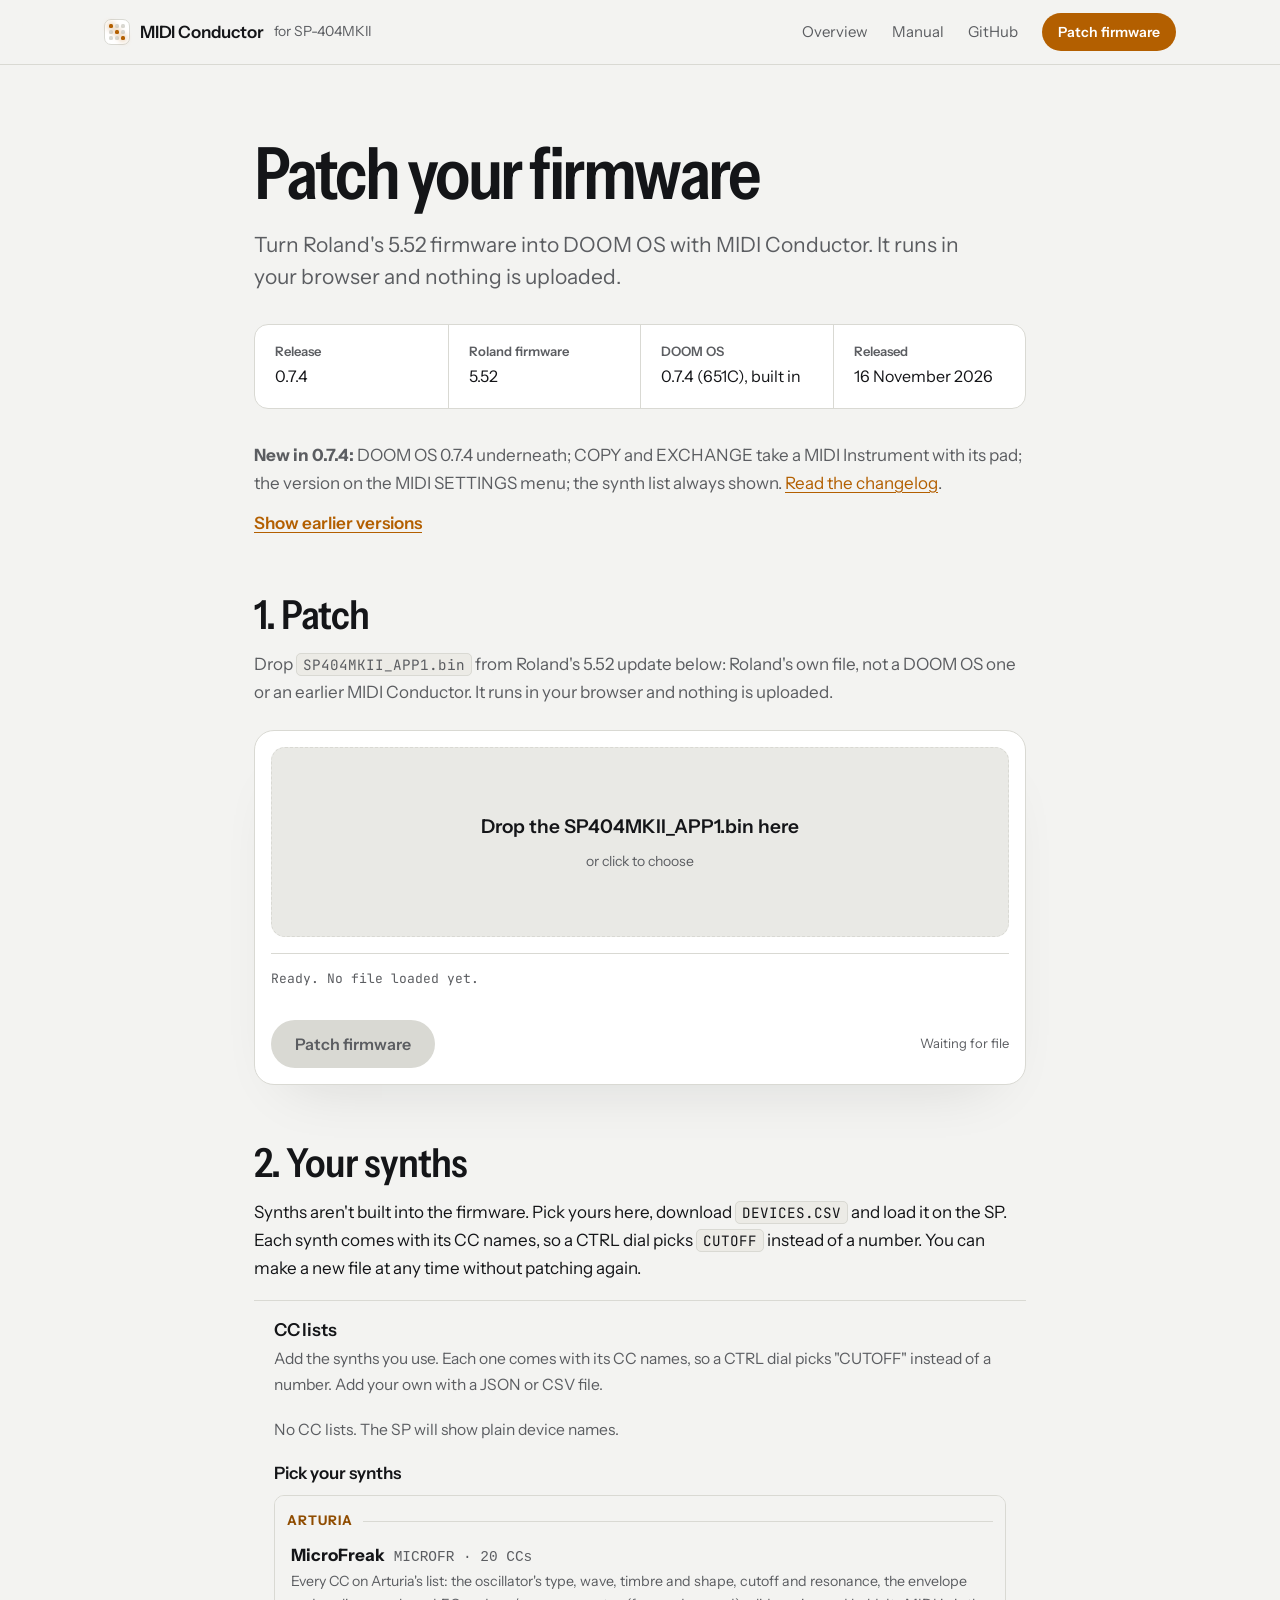
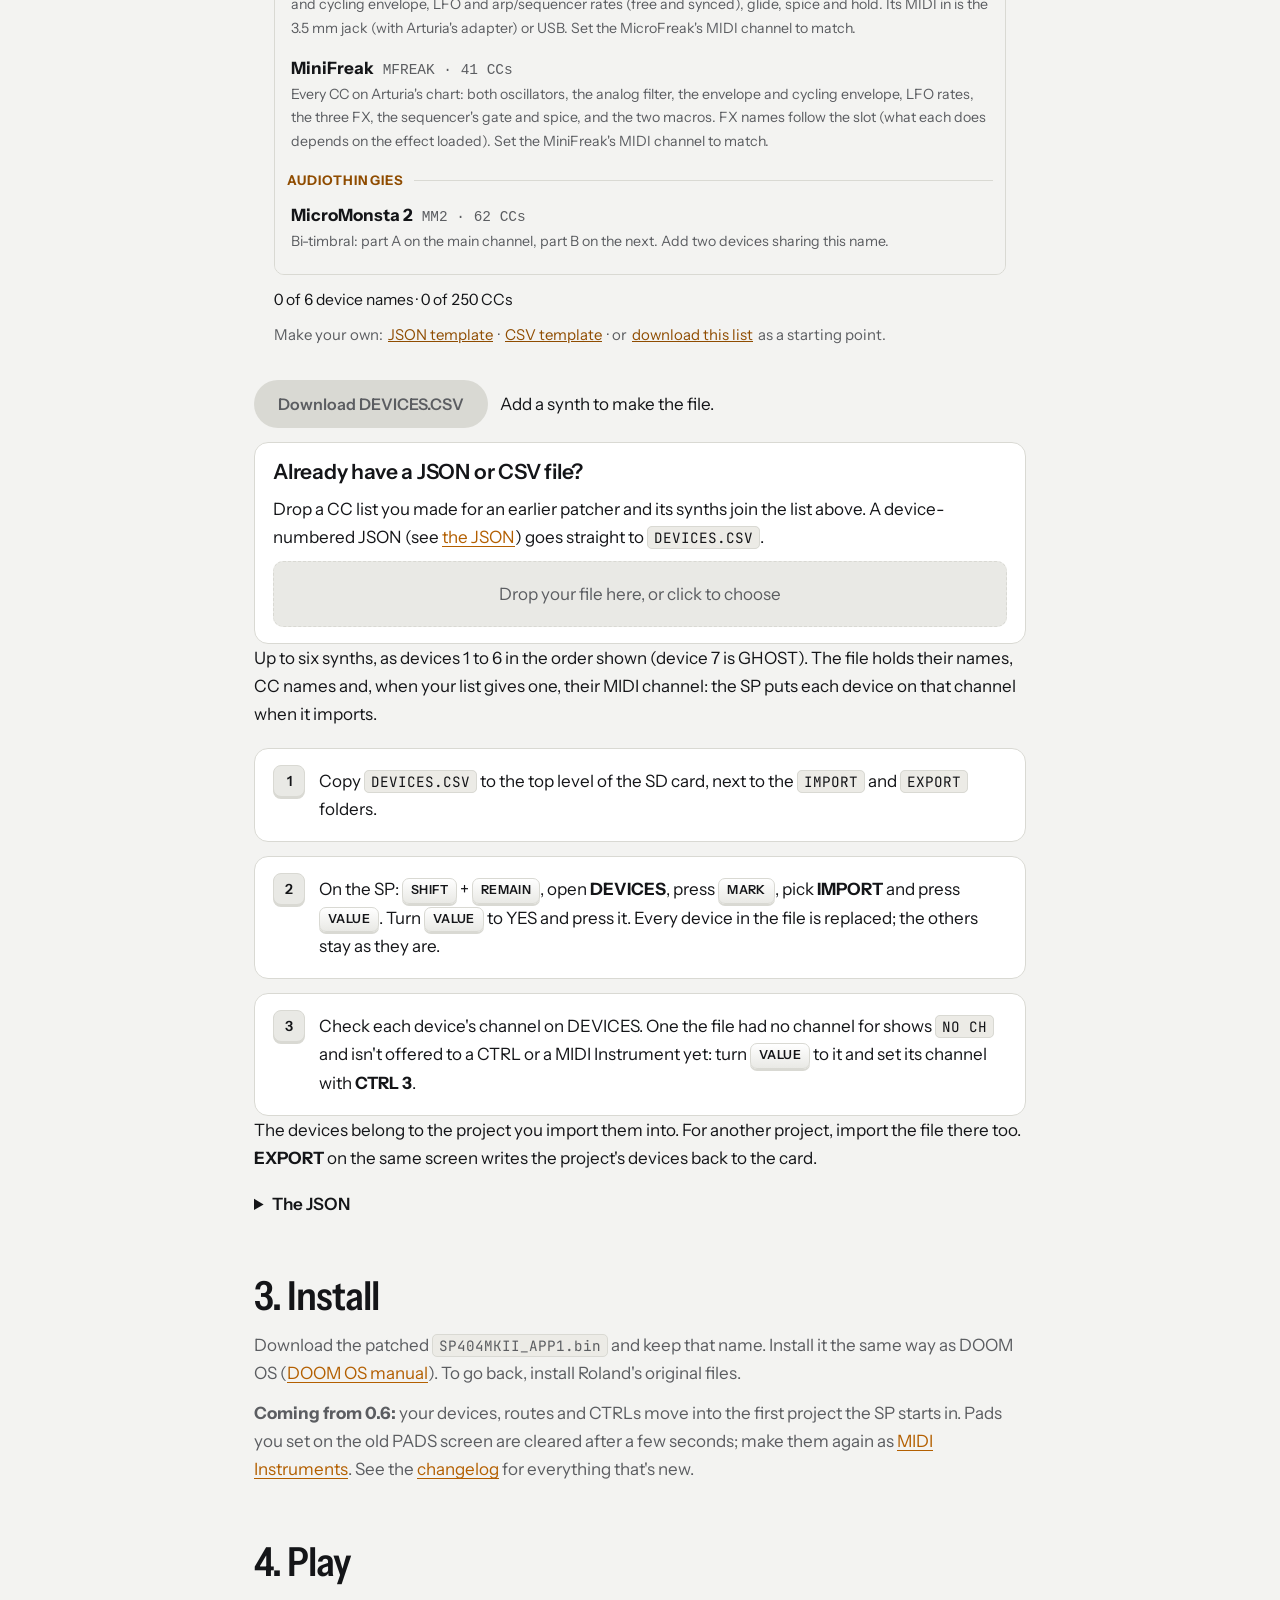
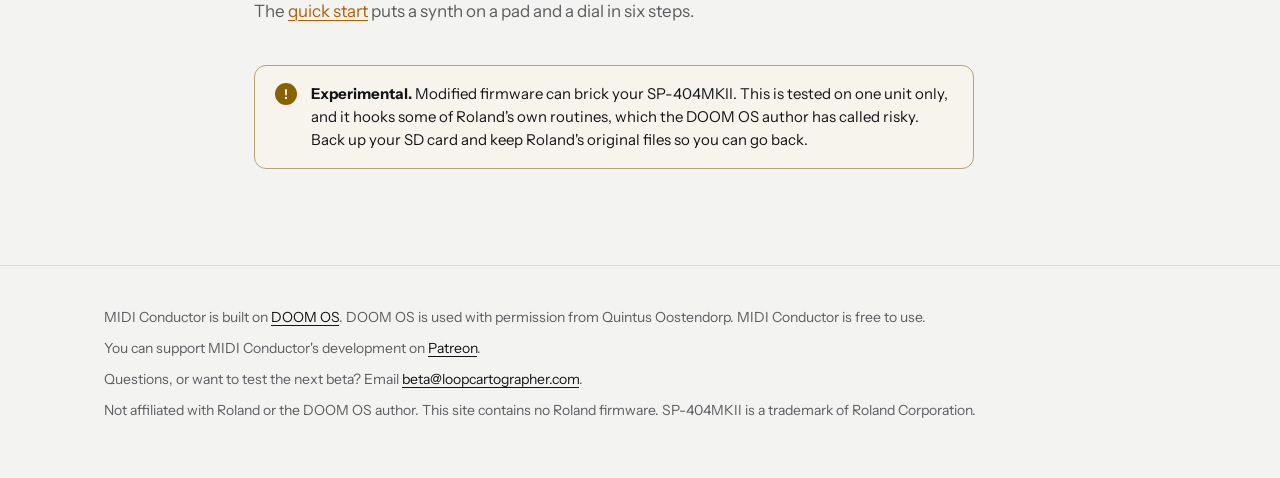
<file: patcher.html>
<!doctype html>
<html lang="en"><head><meta charset="utf-8">
<meta name="viewport" content="width=device-width,initial-scale=1,viewport-fit=cover">
<title>MIDI Conductor Patcher</title>
<link rel="icon" href="favicon.svg" type="image/svg+xml"><link rel="icon" href="favicon-32.png" sizes="32x32" type="image/png"><link rel="apple-touch-icon" href="apple-touch-icon.png"><meta name="description" content="Patch Roland's 5.52 firmware with MIDI Conductor and DOOM OS, in your browser. Nothing is uploaded.">
<link rel="preconnect" href="https://fonts.googleapis.com"><link rel="preconnect" href="https://fonts.gstatic.com" crossorigin>
<link rel="stylesheet" href="https://fonts.googleapis.com/css2?family=Instrument+Sans:wdth,wght@75..100,400..700&family=JetBrains+Mono:wght@400;500&display=swap">
<link rel="stylesheet" href="site.css?v=a4b7d38d">
<style>
.prev{border:1px solid var(--line);border-radius:var(--r);background:var(--panel);padding:18px 20px;display:grid;gap:8px}
.prev h3{margin:0}
.prev p{margin:0;color:var(--dim)}
.old{margin-top:24px}
#json{margin-top:18px}#json summary{cursor:pointer;font-weight:600}#json pre{margin-top:12px}
.devs{display:grid;gap:14px;margin-top:18px}
.devs .row{display:flex;gap:12px;flex-wrap:wrap;align-items:center}
.devs .notes{margin:0;padding-left:20px;color:var(--warn)}
.devs .err{color:var(--bad)}
.devs output{display:block;font:400 13px/1.5 var(--mono);white-space:pre-wrap;background:var(--code);border:1px solid var(--line);border-radius:10px;padding:12px 14px;max-height:260px;overflow:auto}
.new{margin:14px 0 0;padding-left:20px}
.new li{margin:6px 0}
#ccpicker .order{display:none}
.have{border:1px solid var(--line);border-radius:var(--r);background:var(--panel);padding:16px 18px;display:grid;gap:10px}
.have h3{margin:0}
.dropin{display:block;border:1px dashed var(--line);border-radius:10px;padding:18px;text-align:center;color:var(--dim);cursor:pointer;background:var(--bg2)}
.dropin.over{border-color:var(--acc);color:var(--fg)}
.dropin input{position:absolute;width:1px;height:1px;opacity:0;pointer-events:none}
.jmsg{margin:0}.jmsg.ok{color:var(--ok)}.jmsg.bad{color:var(--bad)}

[data-for]{display:none}
body[data-line="0.7"] [data-for~="0.7"],body[data-line="0.6"] [data-for~="0.6"]{display:revert}
body[data-old] [data-for~="old"]{display:revert}
.vers{margin:0;padding:0;list-style:none;border-top:1px solid var(--fg)}
.vers li{display:grid;grid-template-columns:1fr auto auto;gap:4px 18px;align-items:baseline;padding:14px 0;border-bottom:1px solid var(--line)}
.vers b{font-size:1.15em}
.vers p{grid-column:1/-1;margin:0;color:var(--dim)}
.vtog{margin:0 0 8px}.vtog a{font-weight:600}
#previous{margin-bottom:24px}
.vers .cur{color:var(--dim);font-weight:400;font-size:.8em}
</style>
<script>
// Which release this page patches: the current one, or an earlier one from Earlier versions (patcher.html?v=0.6.5)
(function () {
  // version: [script, released, DOOM OS it is built on, changelog anchor]; newest first, the first is the current release
  var R = window.RELEASES = [
    ["0.7.4", "releases/0.7.4/conductor-patcher.js?v=75b37205", "16 November 2026", "0.7.4 (651C)", "v0-7-4"],
    ["0.7.3", "releases/0.7.3/conductor-patcher.js?v=c07f60b2", "11 November 2026", "0.7.3 (733D)", "v0-7-3"],
    ["0.7.2", "releases/0.7.2/conductor-patcher.js?v=d2dd1dec", "7 November 2026", "0.7.3 (733D)", "v0-7-2"],
    ["0.7.1", "releases/0.7.1/conductor-patcher.js?v=2438d4bb", "1 November 2026", "0.7.2 (359C)", "v0-7-1"],
    ["0.7.0", "releases/0.7.0/conductor-patcher.js?v=7be7cd7e", "30 October 2026", "0.7.2 (359C)", "v0-7-0"],
    ["0.6.5", "releases/0.6.5-alpha/conductor-patcher.js?v=513ca1a2", "21 October 2026", "0.6.2-alpha (3824)", "v0-6-5-and-earlier"],
    ["0.6.4", "releases/0.6.4-alpha/conductor-patcher.js?v=4b1c61f7", "20 October 2026", "0.6.2-alpha (3824)", "v0-6-5-and-earlier"],
    ["0.6.3", "releases/0.6.3-alpha/conductor-patcher.js?v=0287beb5", "18 October 2026", "0.6.2-alpha (3824)", "v0-6-5-and-earlier"],
    ["0.6.2", "releases/0.6.2-alpha/conductor-patcher.js?v=0f27fc14", "16 October 2026", "0.6.2-alpha (3824)", "v0-6-5-and-earlier"],
    ["0.6.1", "releases/0.6.1-alpha/conductor-patcher.js?v=fd69e0d9", "15 October 2026", "0.6.2-alpha (3824)", "v0-6-5-and-earlier"],
    ["0.6.0", "releases/0.6.0-alpha/conductor-patcher.js?v=fac85aa2", "15 October 2026", "0.6.2-alpha (3824)", "v0-6-5-and-earlier"],
    ["0.5.0", "releases/0.5.0-alpha/conductor-patcher.js?v=f3554e46", "12 October 2026", "0.6.1-alpha (ED5E)", "v0-6-5-and-earlier"],
    ["0.4.1", "releases/0.4.1-alpha/conductor-patcher.js?v=f1c7d395", "12 October 2026", "0.6.1-alpha (ED5E)", "v0-6-5-and-earlier"],
    ["0.4.0", "releases/0.4.0-alpha/conductor-patcher.js?v=69215e32", "12 October 2026", "0.6.1-alpha (ED5E)", "v0-6-5-and-earlier"],
    ["0.3.0", "releases/0.3.0-alpha/conductor-patcher.js?v=6a9f7563", "11 October 2026", "0.6.1-alpha (ED5E)", "v0-6-5-and-earlier"],
    ["0.2.0", "releases/0.2.0-alpha/conductor-patcher.js?v=efb91b0e", "9 October 2026", "0.6.1-alpha (ED5E)", "v0-6-5-and-earlier"],
    ["0.1.0", "releases/0.1.0-alpha/conductor-patcher.js?v=3447c84f", "9 October 2026", "0.6.1-alpha (ED5E)", "v0-6-5-and-earlier"]
  ];
  var v = new URLSearchParams(location.search).get("v"), r = R[0];
  for (var i = 0; i < R.length; i++) if (R[i][0] === v) r = R[i];
  window.PATCHER_VERSION = r[0];
  window.PATCHER_SCRIPT = r[1];
  window.PATCHER_LINE = r[0].slice(0, 3) === "0.7" ? "0.7" : "0.6";
  window.PATCHER_DOOM = r[3];
})();
</script>
</head><body>
<script>
document.body.dataset.v = window.PATCHER_VERSION;
document.body.dataset.line = window.PATCHER_LINE;
if (window.PATCHER_VERSION !== window.RELEASES[0][0]) document.body.dataset.old = "";
</script>
<header class="top"><div class="wrap">
<a class="brand" href="index.html"><span class="mark" aria-hidden="true"><i class="on"></i><i></i><i></i><i></i><i class="on"></i><i></i><i></i><i></i><i class="on"></i></span>MIDI Conductor <small>for SP-404MKII</small></a>
<nav class="links" aria-label="Site"><a href="index.html">Overview</a><a href="manual.html">Manual</a><a href="https://github.com/danielmcc123/doom-os-midi-conductor">GitHub</a><a class="btn small" href="patcher.html" aria-current="page">Patch firmware</a></nav>
</div></header>

<main class="wrap tool">
<h1>Patch your firmware</h1>
<p class="lead">Turn Roland's 5.52 firmware into DOOM OS with MIDI Conductor. It runs in your browser and nothing is uploaded.</p>
<div class="warn spaced old" data-for="old"><p><b>This is an earlier release, MIDI Conductor <span class="vname"></span></b>, kept for reference.<span data-for="0.6"> It is built on DOOM OS <span class="vdoom"></span> and has none of 0.7's features. The 0.6.5 manual is <a href="releases/0.6.5-alpha/manual.html">kept here</a>.</span> <a href="patcher.html">Back to the current release</a>.</p></div>
<div class="release">
<div><h3>Release</h3><p><span data-release="version">0.7.4</span></p></div>
<div><h3>Roland firmware</h3><p><span data-release="firmware">5.52</span></p></div>
<div><h3>DOOM OS</h3><p><span class="vdoom">0.7.4 (651C)</span>, built in</p></div>
<div><h3>Released</h3><p><span data-release="released">16 November 2026</span></p></div>
</div>
<p data-for="0.7" class="newin"><b>New in 0.7.4:</b> DOOM OS 0.7.4 underneath; COPY and EXCHANGE take a MIDI Instrument with its pad; the version on the MIDI SETTINGS menu; the synth list always shown. <a href="changelog.html">Read the changelog</a>.</p>
<p class="vtog"><a href="#previous" id="vtoggle" aria-expanded="false" aria-controls="previous">Show earlier versions</a></p>
<div id="previous" hidden>
<ul class="vers" id="vers"></ul>
<p class="fine">Older versions are kept for reference. Use the current one unless a change broke something for you.</p>
</div>
<h2>1. Patch</h2>
<p data-for="0.7">Drop <code>SP404MKII_APP1.bin</code> from Roland's 5.52 update below: Roland's own file, not a DOOM OS one or an earlier MIDI Conductor. It runs in your browser and nothing is uploaded.</p>
<p data-for="0.6">Drop <code>SP404MKII_APP1.bin</code> from Roland's 5.52 update below: Roland's own file, not a DOOM OS one. Under <b>CC lists</b>, add your synths so the SP knows their controls by name. Skip it and the dials use CC numbers.</p>
<div id="patcher"></div>
<div data-for="0.7">
<h2 id="devices">2. Your synths</h2>
<p>Synths aren't built into the firmware. Pick yours here, download <code>DEVICES.CSV</code> and load it on the SP. Each synth comes with its CC names, so a CTRL dial picks <code>CUTOFF</code> instead of a number. You can make a new file at any time without patching again.</p>
<div class="devs">
<div id="ccpicker"></div>
<div class="row"><button class="btn" id="save" type="button" disabled>Download DEVICES.CSV</button><span id="dstatus" role="status"></span></div>
<ul class="notes" id="dnotes" hidden></ul>
<output id="dout" hidden></output>
<div class="have">
<h3>Already have a JSON or CSV file?</h3>
<p>Drop a CC list you made for an earlier patcher and its synths join the list above. A device-numbered JSON (see <a href="#json">the JSON</a>) goes straight to <code>DEVICES.CSV</code>.</p>
<label class="dropin" id="jdrop"><input type="file" id="jfile" accept=".json,.csv,application/json,text/csv,text/plain"><span>Drop your file here, or click to choose</span></label>
<p class="jmsg" id="jmsg" role="status" hidden></p>
</div>
</div>
<p>Up to six synths, as devices 1 to 6 in the order shown (device 7 is GHOST). The file holds their names, CC names and, when your list gives one, their MIDI channel: the SP puts each device on that channel when it imports.</p>
<ol class="steps">
<li>Copy <code>DEVICES.CSV</code> to the top level of the SD card, next to the <code>IMPORT</code> and <code>EXPORT</code> folders.</li>
<li>On the SP: <kbd>SHIFT</kbd> + <kbd>REMAIN</kbd>, open <b>DEVICES</b>, press <kbd>MARK</kbd>, pick <b>IMPORT</b> and press <kbd>VALUE</kbd>. Turn <kbd>VALUE</kbd> to YES and press it. Every device in the file is replaced; the others stay as they are.</li>
<li>Check each device's channel on DEVICES. One the file had no channel for shows <code>NO CH</code> and isn't offered to a CTRL or a MIDI Instrument yet: turn <kbd>VALUE</kbd> to it and set its channel with <b>CTRL 3</b>.</li>
</ol>
<p>The devices belong to the project you import them into. For another project, import the file there too. <b>EXPORT</b> on the same screen writes the project's devices back to the card.</p>
<details id="json"><summary>The JSON</summary>
<pre>{
  "devices": [
    {
      "device": 1,
      "name": "MS-20",
      "input_only": false,
      "raw_ccs": "show",
      "ccs": [
        {"cc": 74, "name": "CUTOFF"},
        {"cc": 71, "name": "RESO"}
      ]
    }
  ]
}</pre>
<p>Only <code>device</code> is needed. <code>raw_ccs</code> is <code>"show"</code> or <code>"hide"</code> (the CTRL dials reach every CC, or only the named ones). Names use A to Z, 0 to 9, space, <code>-</code> and <code>.</code>, up to 7 characters. <code>ccs</code> can also be a list of <code>[cc, "name"]</code> pairs or an object like <code>{"74": "CUTOFF"}</code>.</p>
</details>
</div>
<h2 data-for="0.7">3. Install</h2><h2 data-for="0.6">2. Install</h2>
<p>Download the patched <code>SP404MKII_APP1.bin</code> and keep that name. Install it the same way as DOOM OS (<a href="https://klangfeldlabs.com/doom-os/manual/">DOOM OS manual</a>). To go back, install Roland's original files.</p>
<p data-for="0.7"><b>Coming from 0.6:</b> your devices, routes and CTRLs move into the first project the SP starts in. Pads you set on the old PADS screen are cleared after a few seconds; make them again as <a href="manual.html#tracks">MIDI Instruments</a>. See the <a href="changelog.html">changelog</a> for everything that's new.</p>
<h2 data-for="0.7">4. Play</h2><h2 data-for="0.6">3. Play</h2>
<p data-for="0.7">The <a href="manual.html#quick">quick start</a> puts a synth on a pad and a dial in six steps.</p>
<p data-for="0.6">The <a href="releases/0.6.5-alpha/manual.html#quick">0.6.5 quick start</a> puts a synth on a pad and a dial in five steps.</p>
<div class="warn spaced"><p><b>Experimental.</b> Modified firmware can brick your SP-404MKII. This is tested on one unit only, and it hooks some of Roland's own routines, which the DOOM OS author has called risky. Back up your SD card and keep Roland's original files so you can go back.</p></div>
<script>
(function () {
  var R = window.RELEASES, out = "";
  document.querySelectorAll(".vname").forEach(function (e) { e.textContent = window.PATCHER_VERSION; });
  document.querySelectorAll(".vdoom").forEach(function (e) { e.textContent = window.PATCHER_DOOM; });
  if (window.PATCHER_VERSION !== R[0][0]) document.querySelectorAll(".newin").forEach(function (e) { e.hidden = true; });
  for (var i = 0; i < R.length; i++) {
    var r = R[i];
    if (r[0] === window.PATCHER_VERSION) continue;
    out += '<li><b>' + r[0] + (r[0].slice(0, 3) === "0.7" ? "" : "-alpha") + (i === 0 ? ' <span class="cur">current</span>' : '') + '</b>'
      + '<a href="patcher.html' + (i === 0 ? '' : '?v=' + r[0]) + '#patcher">Patcher</a>'
      + '<a href="changelog.html#' + r[4] + '">Changelog</a>'
      + '<p>' + r[2] + '. DOOM OS ' + r[3] + ', for firmware 5.52.</p></li>';
  }
  document.getElementById("vers").innerHTML = out;
  var t = document.getElementById("vtoggle"), box = document.getElementById("previous");
  function show(on) { box.hidden = !on; t.textContent = on ? "Hide earlier versions" : "Show earlier versions"; t.setAttribute("aria-expanded", on); }
  t.addEventListener("click", function (e) { e.preventDefault(); show(box.hidden); });
  if (location.hash === "#previous") show(true);
})();
</script>
</main>
<script>document.write('<script src="' + window.PATCHER_SCRIPT + '"><\/script>');</script>
<script>
// 0.7 only: the DEVICES.CSV maker (0.6.5's patcher carries its own CC lists)
if (window.PATCHER_LINE === "0.7")
  document.write('<script src="cc-catalog.js?v=0fb5df4d"><\/script><script src="cc_picker.js?v=56c4fa5e"><\/script>'
    + '<script src="devices-convert.js?v=5d1e510b"><\/script><script src="devices-maker.js?v=39600b4f"><\/script>');
</script>
<footer><div class="wrap">
<p>MIDI Conductor is built on <a href="https://klangfeldlabs.com/doom-os/">DOOM OS</a>. DOOM OS is used with permission from Quintus Oostendorp. MIDI Conductor is free to use.</p>
<p>You can support MIDI Conductor's development on <a href="https://www.patreon.com/cw/LoopCartographer" rel="noopener">Patreon</a>.</p>
<p>Questions, or want to test the next beta? Email <a href="mailto:beta@loopcartographer.com">beta@loopcartographer.com</a>.</p>
<p>Not affiliated with Roland or the DOOM OS author. This site contains no Roland firmware. SP-404MKII is a trademark of Roland Corporation.</p>
</div></footer>
</body></html>
</file>
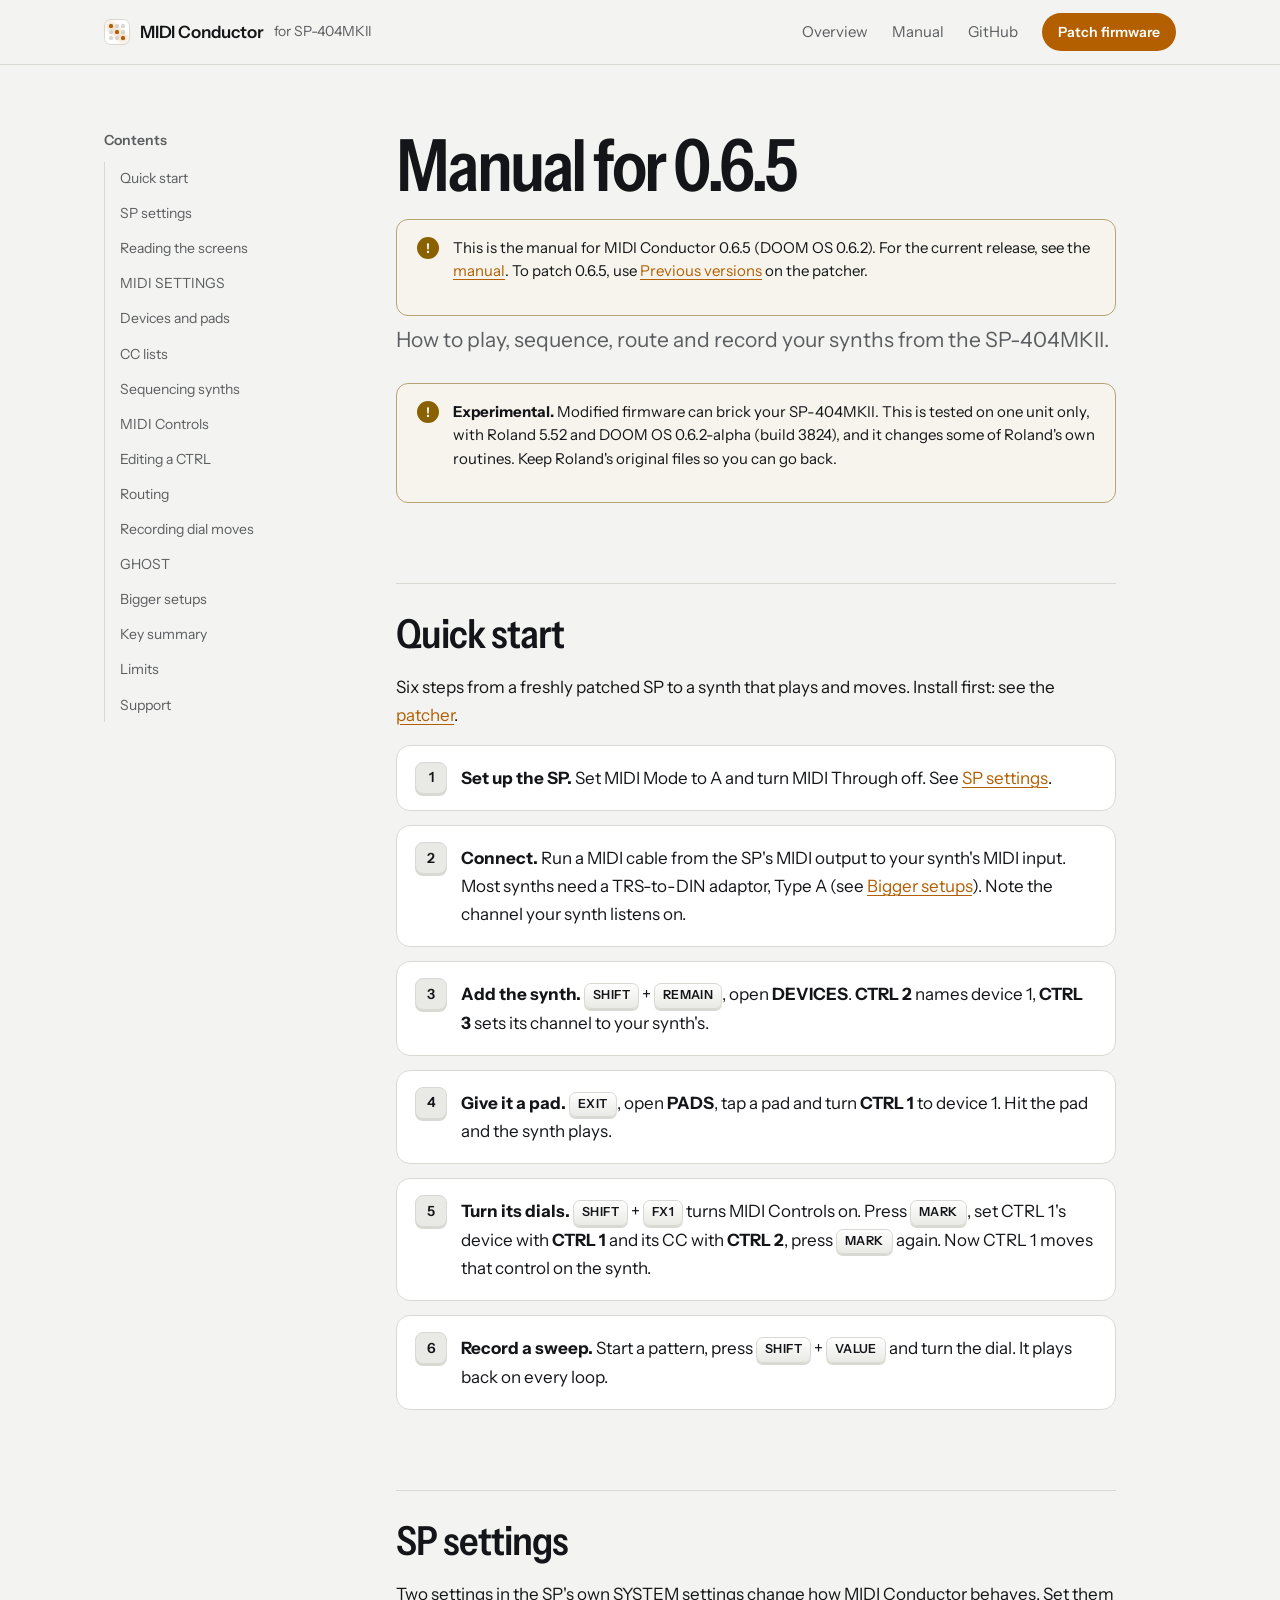
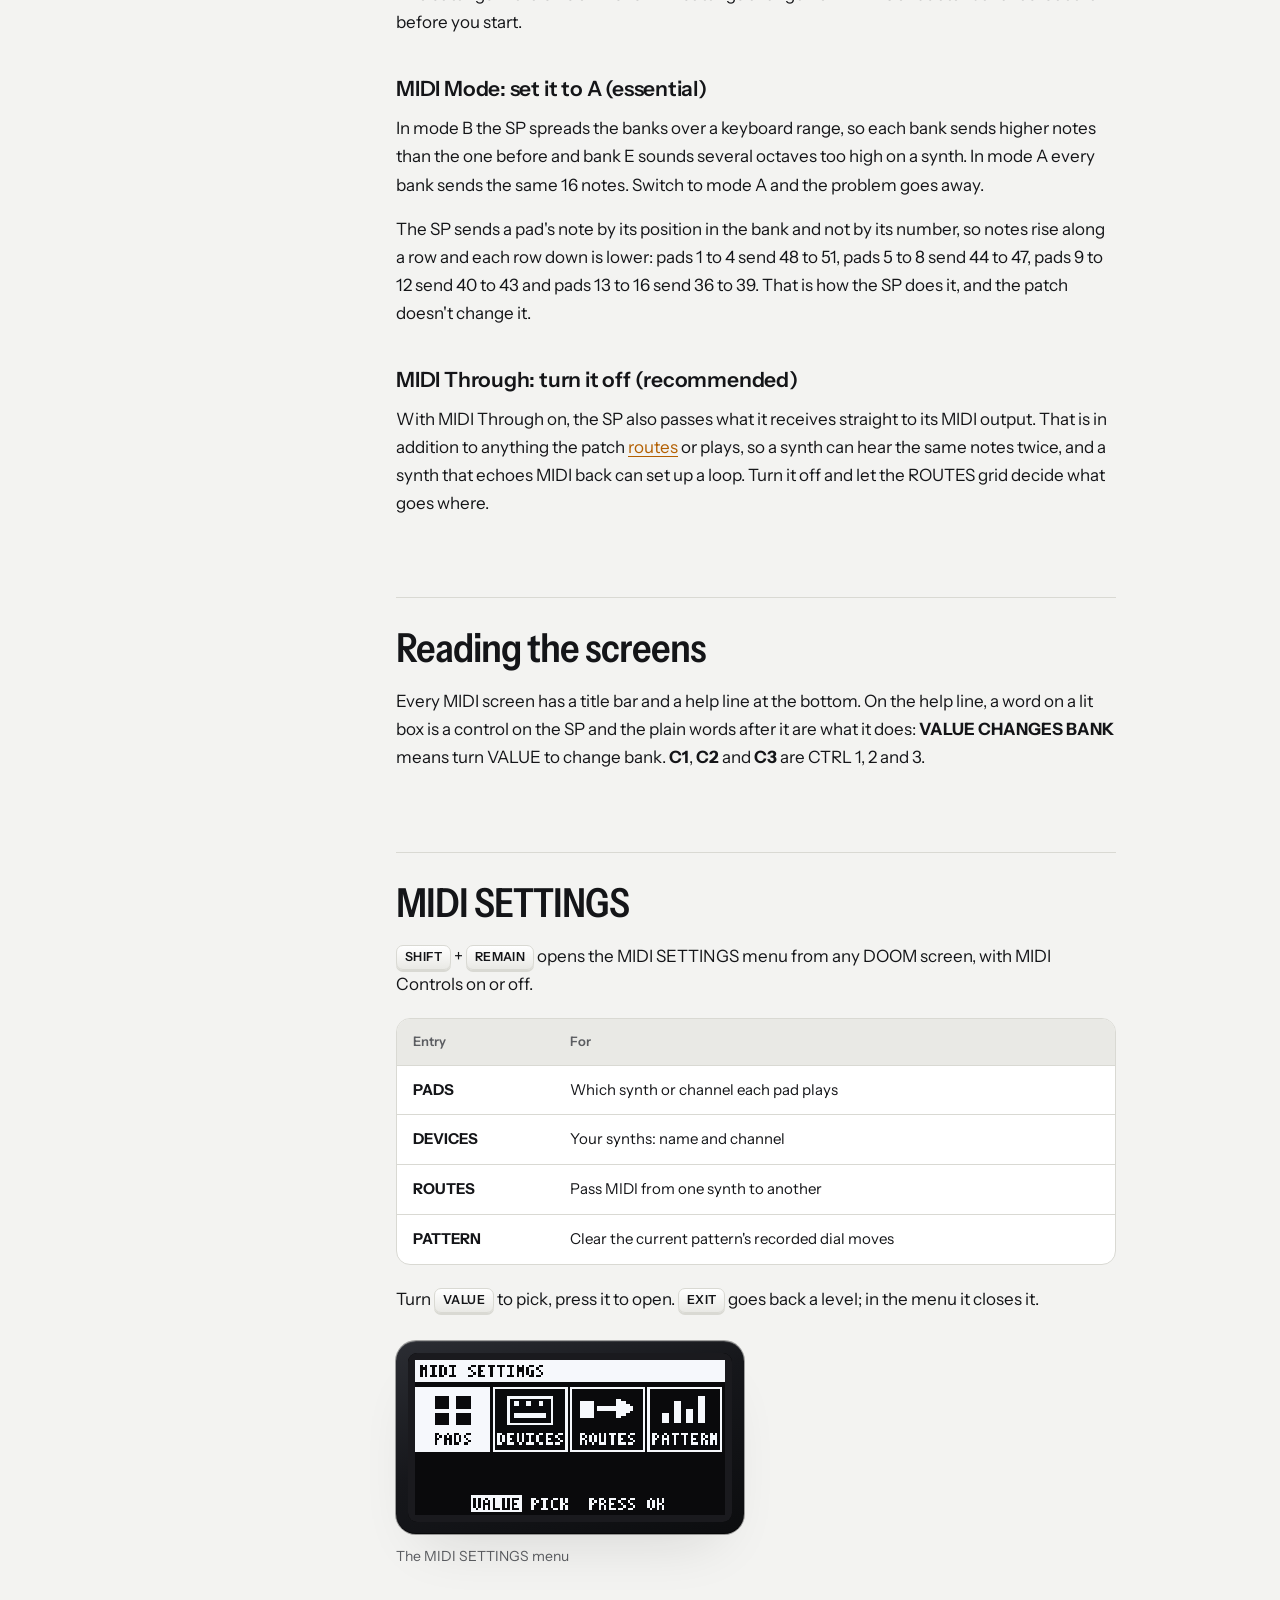
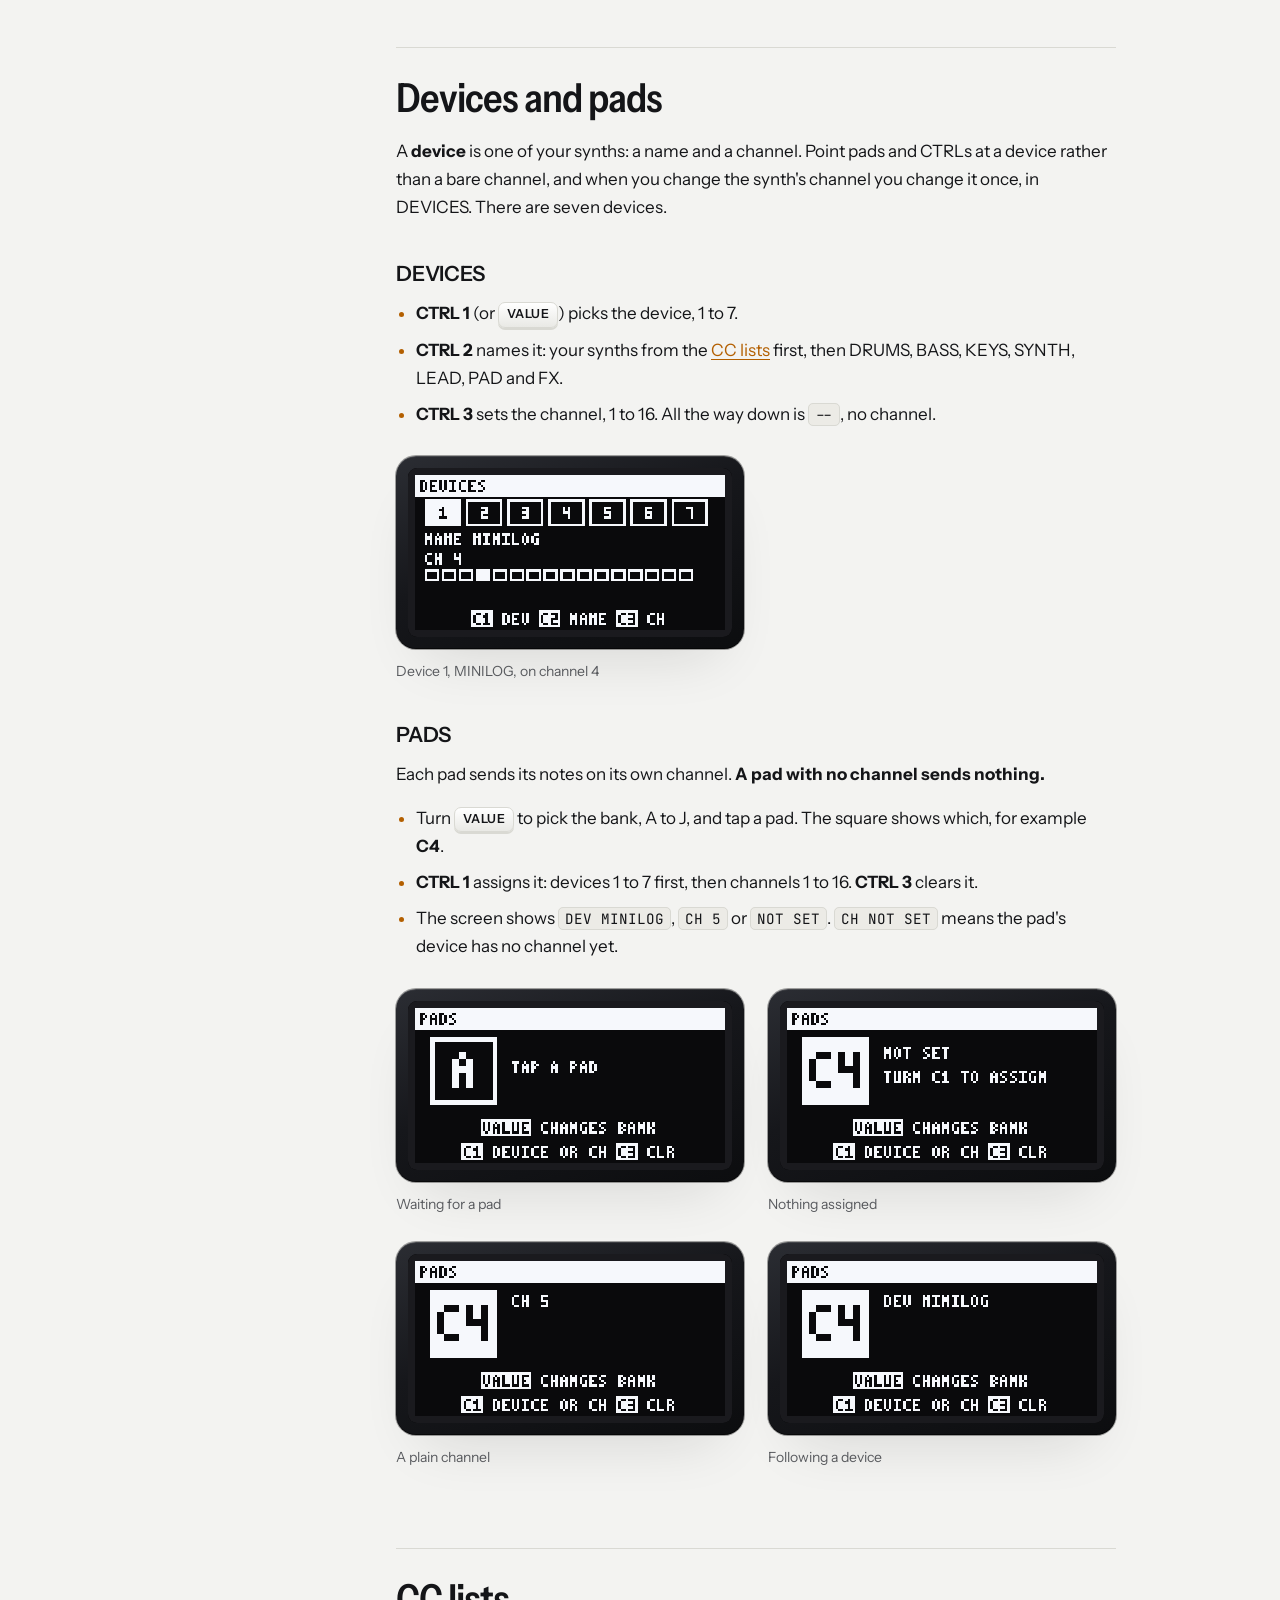
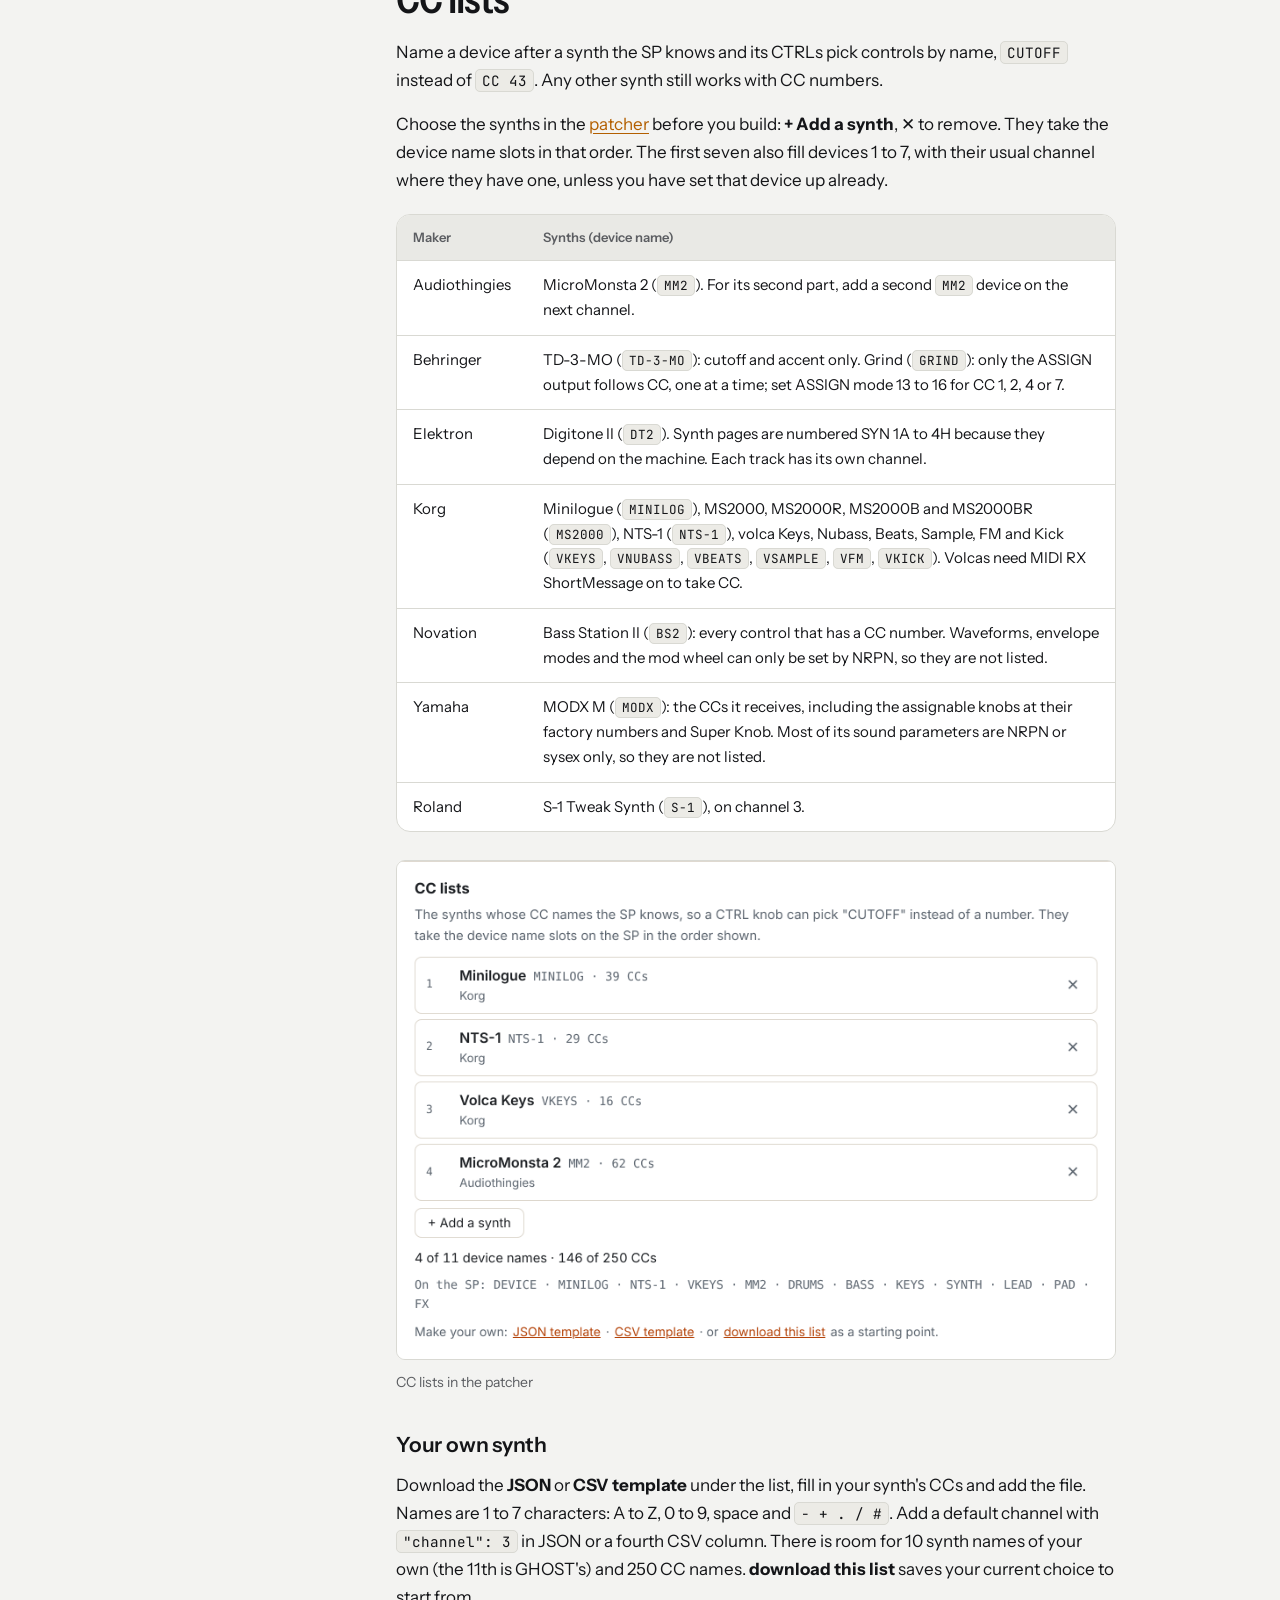
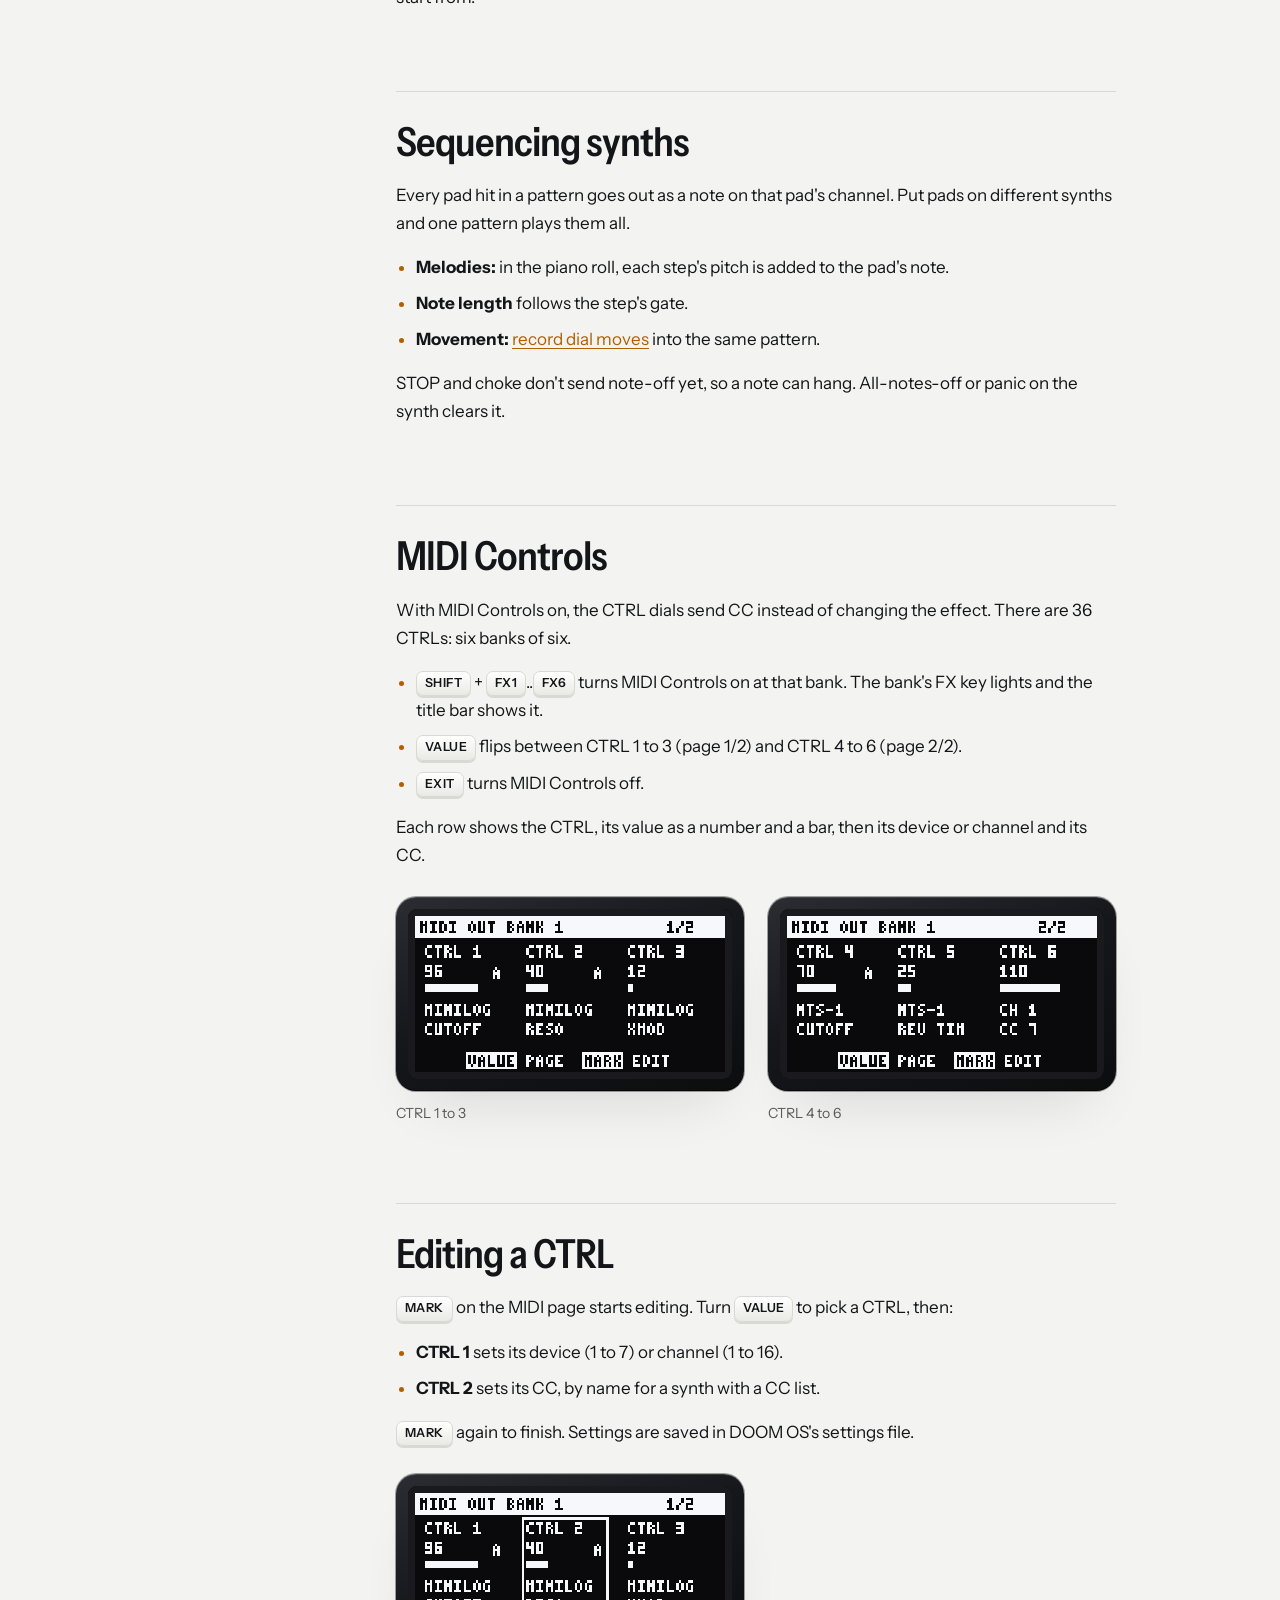
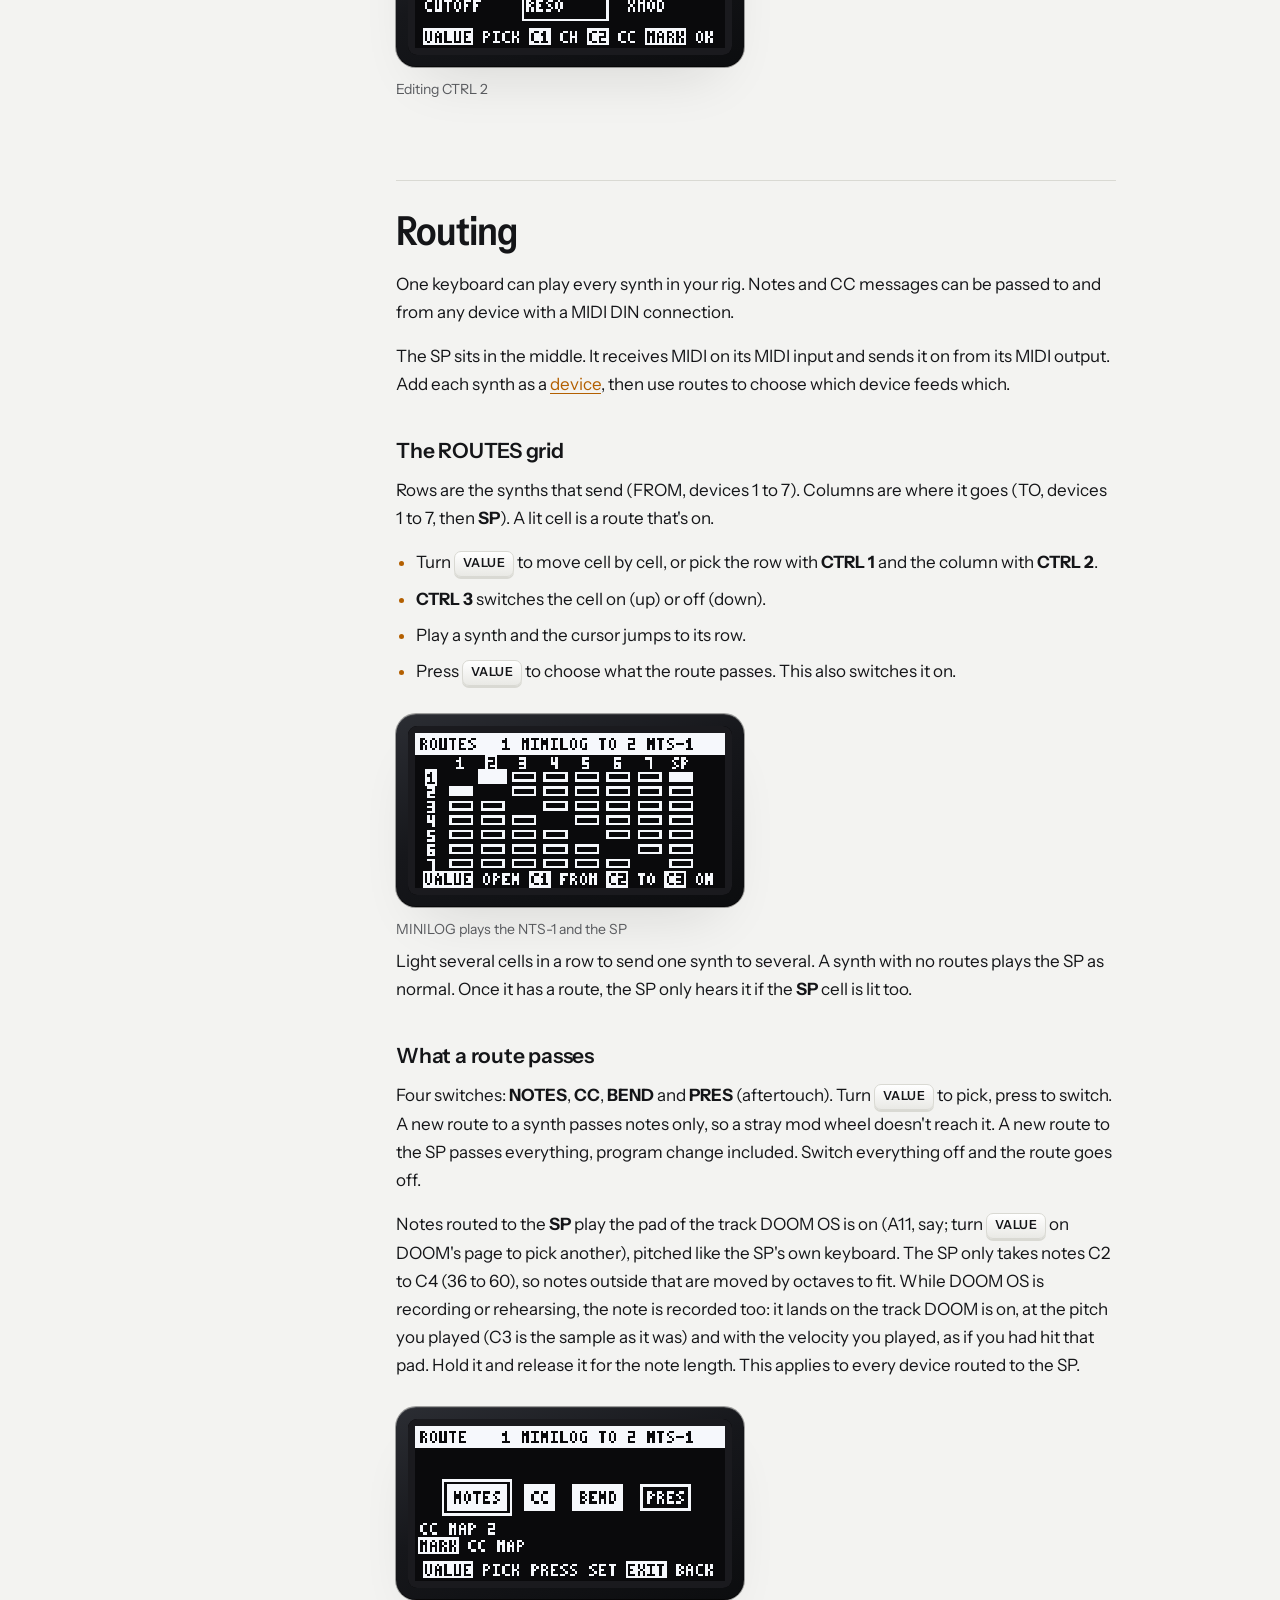
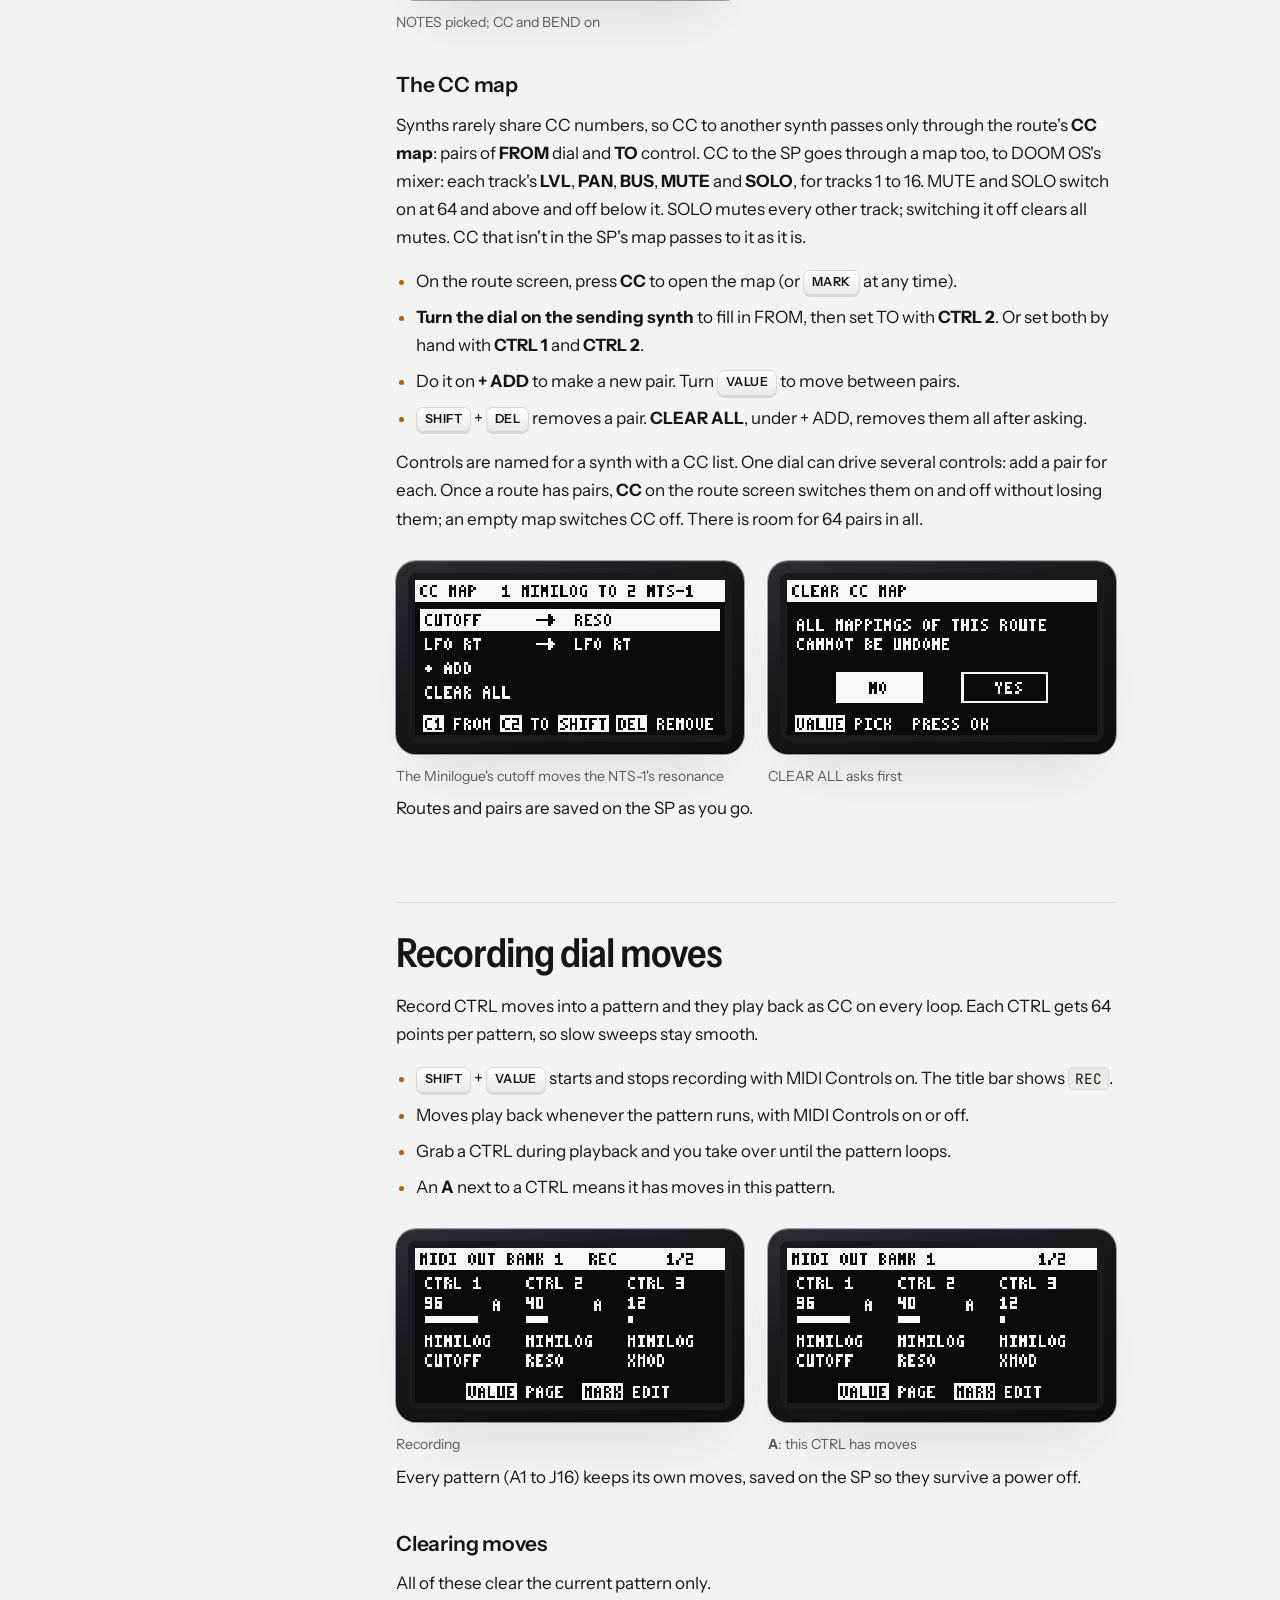
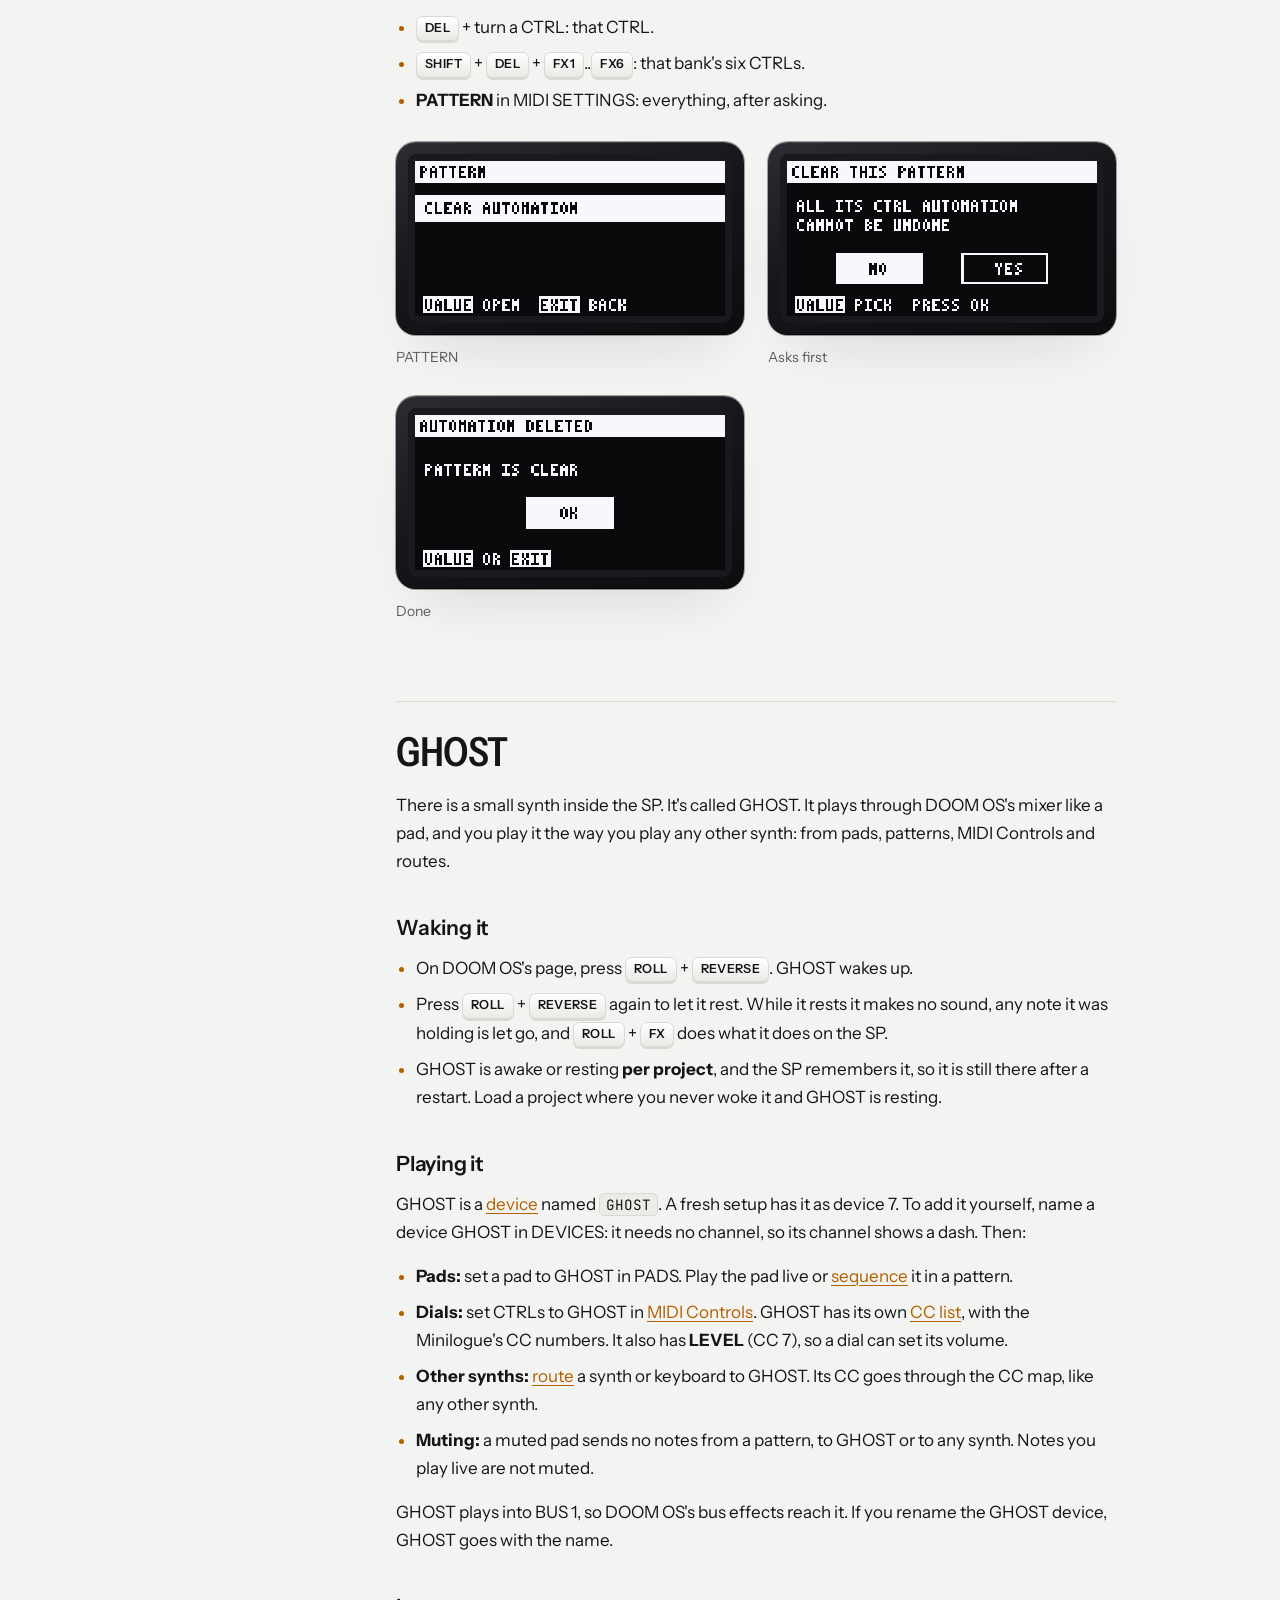
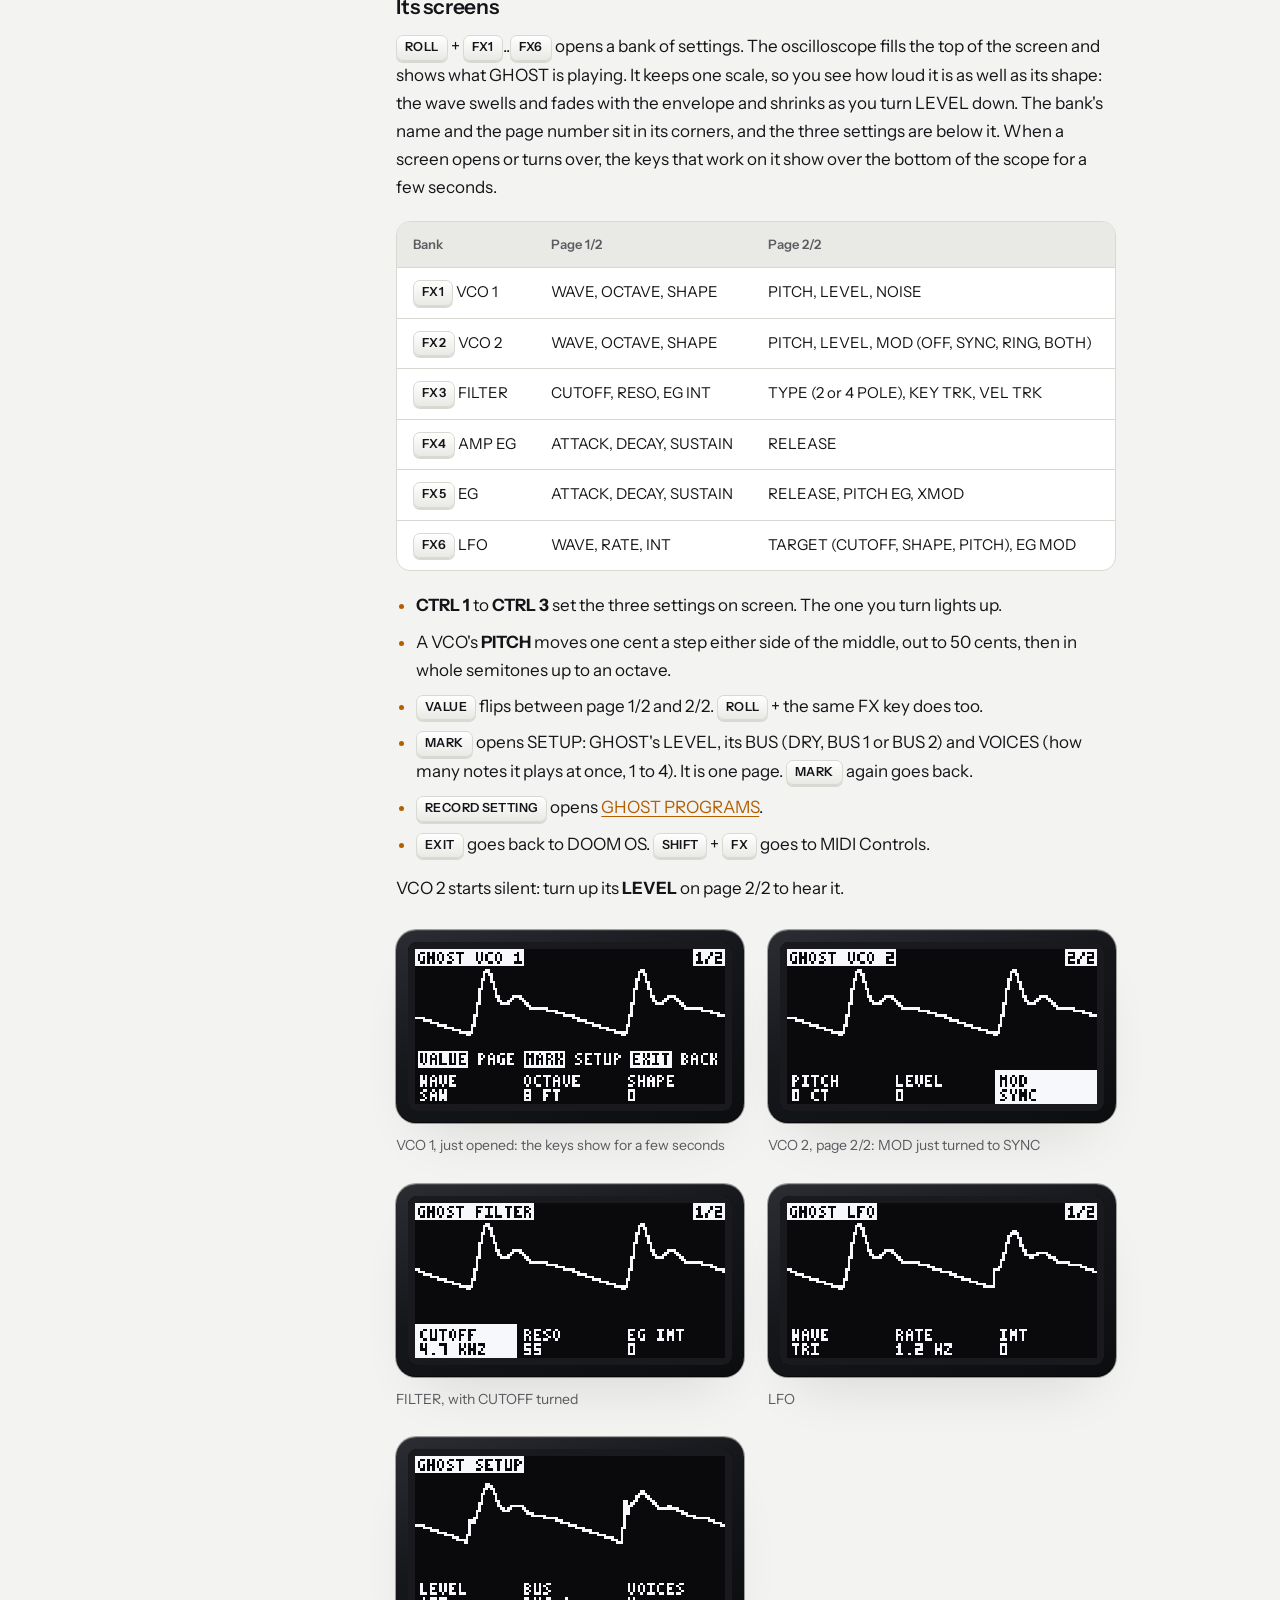
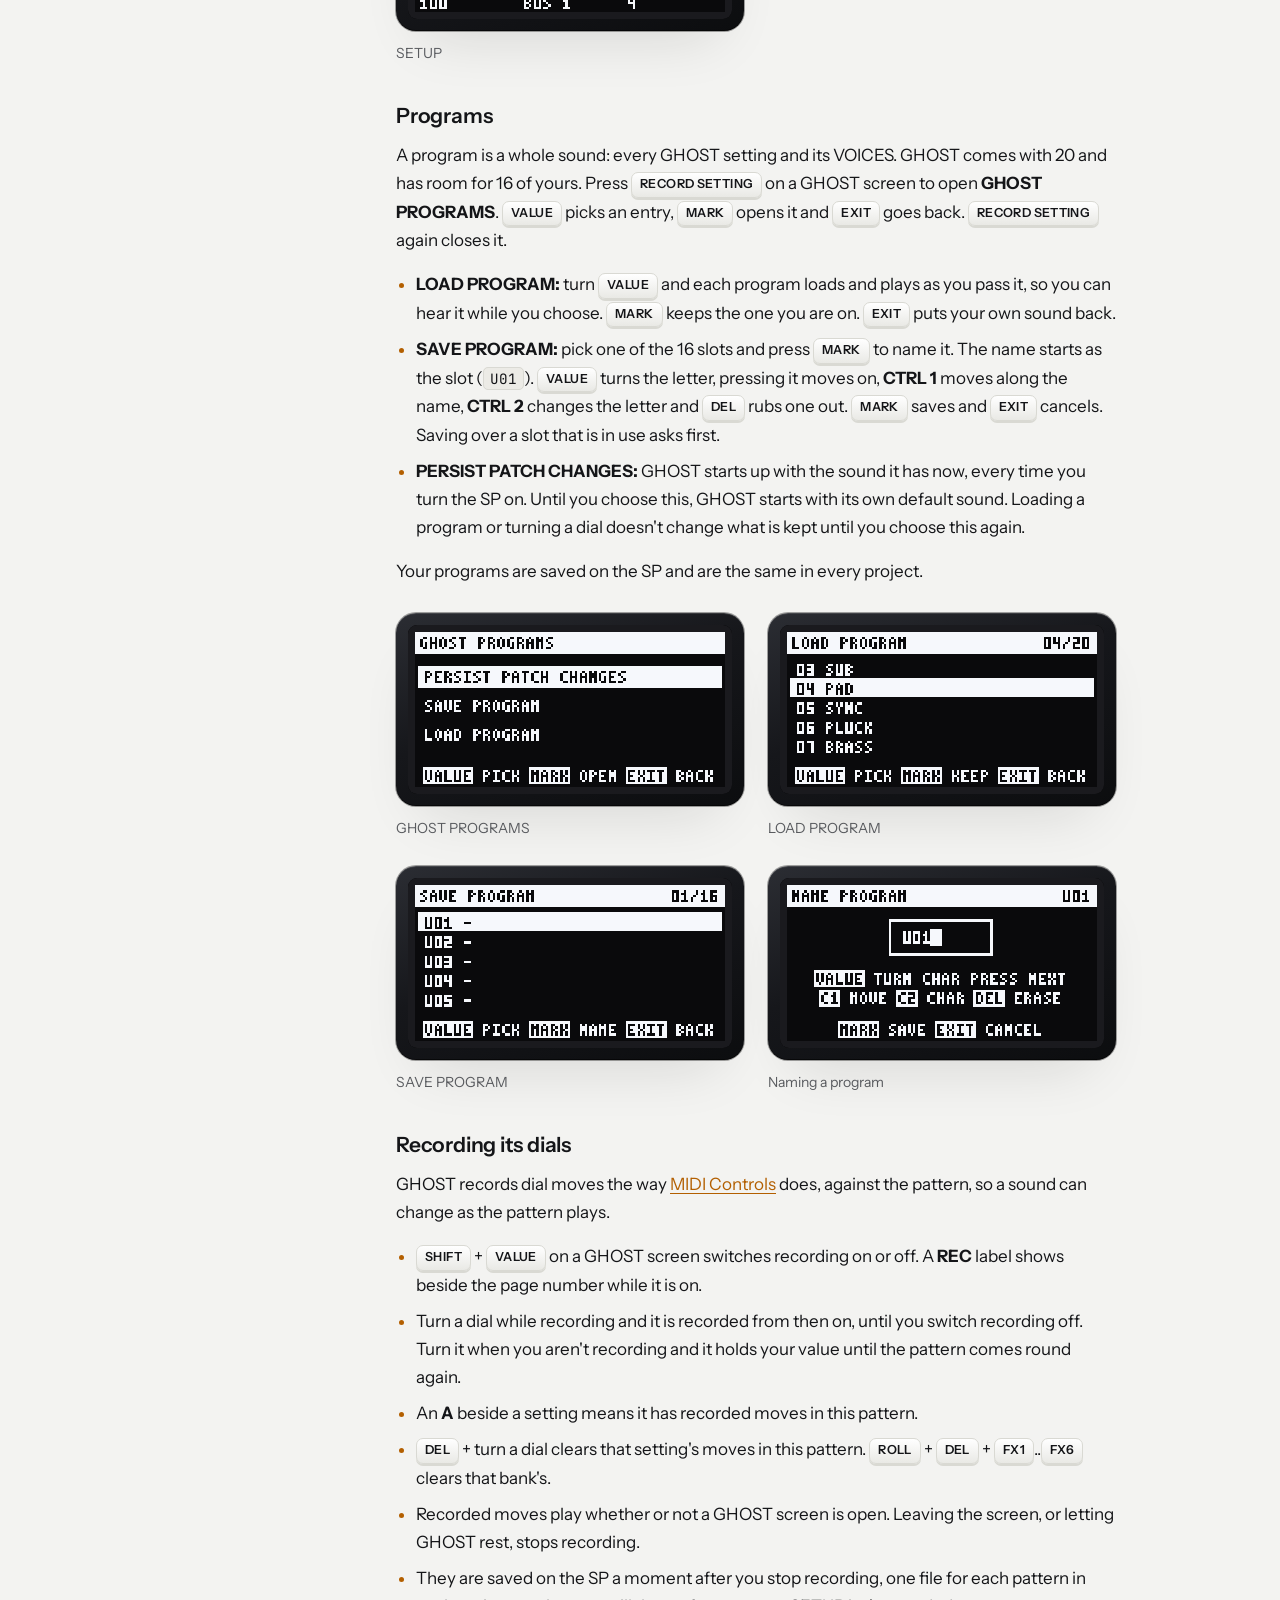
<file: releases/0.6.5-alpha/manual.html>
<!doctype html>
<html lang="en"><head><meta charset="utf-8">
<meta name="viewport" content="width=device-width,initial-scale=1,viewport-fit=cover">
<title>MIDI Conductor 0.6.5 Manual</title>
<meta name="robots" content="noindex">
<link rel="icon" href="../../favicon.svg" type="image/svg+xml"><link rel="icon" href="../../favicon-32.png" sizes="32x32" type="image/png"><link rel="apple-touch-icon" href="../../apple-touch-icon.png"><meta name="description" content="How to play, sequence, route and record your synths from the SP-404MKII with MIDI Conductor.">
<link rel="preconnect" href="https://fonts.googleapis.com"><link rel="preconnect" href="https://fonts.gstatic.com" crossorigin>
<link rel="stylesheet" href="https://fonts.googleapis.com/css2?family=Instrument+Sans:wdth,wght@75..100,400..700&family=JetBrains+Mono:wght@400;500&display=swap">
<link rel="stylesheet" href="../../site.css?v=a4b7d38d">
</head><body>
<header class="top"><div class="wrap">
<a class="brand" href="../../index.html"><span class="mark" aria-hidden="true"><i class="on"></i><i></i><i></i><i></i><i class="on"></i><i></i><i></i><i></i><i class="on"></i></span>MIDI Conductor <small>for SP-404MKII</small></a>
<nav class="links" aria-label="Site"><a href="../../index.html">Overview</a><a href="../../manual.html">Manual</a><a href="https://github.com/danielmcc123/doom-os-midi-conductor">GitHub</a><a class="btn small" href="../../patcher.html">Patch firmware</a></nav>
</div></header>

<div class="wrap doc">
<aside class="rail"><p>Contents</p><ol><li><a href="#quick">Quick start</a></li><li><a href="#spset">SP settings</a></li><li><a href="#legend">Reading the screens</a></li><li><a href="#menu">MIDI SETTINGS</a></li><li><a href="#pads">Devices and pads</a></li><li><a href="#names">CC lists</a></li><li><a href="#sequencing">Sequencing synths</a></li><li><a href="#midi">MIDI Controls</a></li><li><a href="#edit">Editing a CTRL</a></li><li><a href="#routes">Routing</a></li><li><a href="#auto">Recording dial moves</a></li><li><a href="#ghost">GHOST</a></li><li><a href="#rig">Bigger setups</a></li><li><a href="#keys">Key summary</a></li><li><a href="#limits">Limits</a></li><li><a href="#support">Support</a></li></ol></aside>
<main>
<h1>Manual for 0.6.5</h1>
<div class="warn"><p>This is the manual for MIDI Conductor 0.6.5 (DOOM OS 0.6.2). For the current release, see the <a href="../../manual.html">manual</a>. To patch 0.6.5, use <a href="../../patcher.html?v=0.6.5">Previous versions</a> on the patcher.</p></div>
<p class="lead">How to play, sequence, route and record your synths from the SP-404MKII.</p>
<div class="warn"><p><b>Experimental.</b> Modified firmware can brick your SP-404MKII. This is tested on one unit only, with Roland 5.52 and DOOM OS 0.6.2-alpha (build 3824), and it changes some of Roland's own routines. Keep Roland's original files so you can go back.</p></div>
<h2 id="quick">Quick start</h2>
<p>Six steps from a freshly patched SP to a synth that plays and moves. Install first: see the <a href="../../patcher.html">patcher</a>.</p>
<ol class="steps">
<li><b>Set up the SP.</b> Set MIDI Mode to A and turn MIDI Through off. See <a href="#spset">SP settings</a>.</li>
<li><b>Connect.</b> Run a MIDI cable from the SP's MIDI output to your synth's MIDI input. Most synths need a TRS-to-DIN adaptor, Type A (see <a href="#rig">Bigger setups</a>). Note the channel your synth listens on.</li>
<li><b>Add the synth.</b> <kbd>SHIFT</kbd> + <kbd>REMAIN</kbd>, open <b>DEVICES</b>. <b>CTRL 2</b> names device 1, <b>CTRL 3</b> sets its channel to your synth's.</li>
<li><b>Give it a pad.</b> <kbd>EXIT</kbd>, open <b>PADS</b>, tap a pad and turn <b>CTRL 1</b> to device 1. Hit the pad and the synth plays.</li>
<li><b>Turn its dials.</b> <kbd>SHIFT</kbd> + <kbd>FX1</kbd> turns MIDI Controls on. Press <kbd>MARK</kbd>, set CTRL 1's device with <b>CTRL 1</b> and its CC with <b>CTRL 2</b>, press <kbd>MARK</kbd> again. Now CTRL 1 moves that control on the synth.</li>
<li><b>Record a sweep.</b> Start a pattern, press <kbd>SHIFT</kbd> + <kbd>VALUE</kbd> and turn the dial. It plays back on every loop.</li>
</ol>

<h2 id="spset">SP settings</h2>
<p>Two settings in the SP's own SYSTEM settings change how MIDI Conductor behaves. Set them before you start.</p>
<h3>MIDI Mode: set it to A (essential)</h3>
<p>In mode B the SP spreads the banks over a keyboard range, so each bank sends higher notes than the one before and bank E sounds several octaves too high on a synth. In mode A every bank sends the same 16 notes. Switch to mode A and the problem goes away.</p>
<p>The SP sends a pad's note by its position in the bank and not by its number, so notes rise along a row and each row down is lower: pads 1 to 4 send 48 to 51, pads 5 to 8 send 44 to 47, pads 9 to 12 send 40 to 43 and pads 13 to 16 send 36 to 39. That is how the SP does it, and the patch doesn't change it.</p>
<h3>MIDI Through: turn it off (recommended)</h3>
<p>With MIDI Through on, the SP also passes what it receives straight to its MIDI output. That is in addition to anything the patch <a href="#routes">routes</a> or plays, so a synth can hear the same notes twice, and a synth that echoes MIDI back can set up a loop. Turn it off and let the ROUTES grid decide what goes where.</p>
<h2 id="legend">Reading the screens</h2>
<p>Every MIDI screen has a title bar and a help line at the bottom. On the help line, a word on a lit box is a control on the SP and the plain words after it are what it does: <b>VALUE CHANGES BANK</b> means turn VALUE to change bank. <b>C1</b>, <b>C2</b> and <b>C3</b> are CTRL 1, 2 and 3.</p>

<h2 id="menu">MIDI SETTINGS</h2>
<p><kbd>SHIFT</kbd> + <kbd>REMAIN</kbd> opens the MIDI SETTINGS menu from any DOOM screen, with MIDI Controls on or off.</p>
<div class="tbl"><table>
<tr><th>Entry</th><th>For</th></tr>
<tr><td><b>PADS</b></td><td>Which synth or channel each pad plays</td></tr>
<tr><td><b>DEVICES</b></td><td>Your synths: name and channel</td></tr>
<tr><td><b>ROUTES</b></td><td>Pass MIDI from one synth to another</td></tr>
<tr><td><b>PATTERN</b></td><td>Clear the current pattern's recorded dial moves</td></tr>
</table></div>
<p>Turn <kbd>VALUE</kbd> to pick, press it to open. <kbd>EXIT</kbd> goes back a level; in the menu it closes it.</p>
<div class="shots">
<figure><div class="screen"><img src="images/learn-menu.png" alt="MIDI SETTINGS menu: PADS, DEVICES, ROUTES and PATTERN" width="804" height="420" loading="lazy"></div><figcaption>The MIDI SETTINGS menu</figcaption></figure>
</div>

<h2 id="pads">Devices and pads</h2>
<p>A <b>device</b> is one of your synths: a name and a channel. Point pads and CTRLs at a device rather than a bare channel, and when you change the synth's channel you change it once, in DEVICES. There are seven devices.</p>
<h3>DEVICES</h3>
<ul>
<li><b>CTRL 1</b> (or <kbd>VALUE</kbd>) picks the device, 1 to 7.</li>
<li><b>CTRL 2</b> names it: your synths from the <a href="#names">CC lists</a> first, then DRUMS, BASS, KEYS, SYNTH, LEAD, PAD and FX.</li>
<li><b>CTRL 3</b> sets the channel, 1 to 16. All the way down is <code>--</code>, no channel.</li>
</ul>
<div class="shots">
<figure><div class="screen"><img src="images/learn-devices.png" alt="Devices view: device 1 named MINILOG on channel 4" width="804" height="420" loading="lazy"></div><figcaption>Device 1, MINILOG, on channel 4</figcaption></figure>
</div>
<h3>PADS</h3>
<p>Each pad sends its notes on its own channel. <b>A pad with no channel sends nothing.</b></p>
<ul>
<li>Turn <kbd>VALUE</kbd> to pick the bank, A to J, and tap a pad. The square shows which, for example <b>C4</b>.</li>
<li><b>CTRL 1</b> assigns it: devices 1 to 7 first, then channels 1 to 16. <b>CTRL 3</b> clears it.</li>
<li>The screen shows <code>DEV MINILOG</code>, <code>CH 5</code> or <code>NOT SET</code>. <code>CH NOT SET</code> means the pad's device has no channel yet.</li>
</ul>
<div class="shots">
<figure><div class="screen"><img src="images/learn-pads-wait.png" alt="Pads view before a pad is tapped" width="804" height="420" loading="lazy"></div><figcaption>Waiting for a pad</figcaption></figure>
<figure><div class="screen"><img src="images/learn-pads-unset.png" alt="Pad C4 with nothing assigned" width="804" height="420" loading="lazy"></div><figcaption>Nothing assigned</figcaption></figure>
<figure><div class="screen"><img src="images/learn-pads-ch.png" alt="Pad C4 on channel 5" width="804" height="420" loading="lazy"></div><figcaption>A plain channel</figcaption></figure>
<figure><div class="screen"><img src="images/learn-pads.png" alt="Pad C4 following the device MINILOG" width="804" height="420" loading="lazy"></div><figcaption>Following a device</figcaption></figure>
</div>

<h2 id="names">CC lists</h2>
<p>Name a device after a synth the SP knows and its CTRLs pick controls by name, <code>CUTOFF</code> instead of <code>CC 43</code>. Any other synth still works with CC numbers.</p>
<p>Choose the synths in the <a href="../../patcher.html">patcher</a> before you build: <b>+ Add a synth</b>, ✕ to remove. They take the device name slots in that order. The first seven also fill devices 1 to 7, with their usual channel where they have one, unless you have set that device up already.</p>
<div class="tbl"><table>
<tr><th>Maker</th><th>Synths (device name)</th></tr>
<tr><td>Audiothingies</td><td>MicroMonsta 2 (<code>MM2</code>). For its second part, add a second <code>MM2</code> device on the next channel.</td></tr>
<tr><td>Behringer</td><td>TD-3-MO (<code>TD-3-MO</code>): cutoff and accent only. Grind (<code>GRIND</code>): only the ASSIGN output follows CC, one at a time; set ASSIGN mode 13 to 16 for CC 1, 2, 4 or 7.</td></tr>
<tr><td>Elektron</td><td>Digitone II (<code>DT2</code>). Synth pages are numbered SYN 1A to 4H because they depend on the machine. Each track has its own channel.</td></tr>
<tr><td>Korg</td><td>Minilogue (<code>MINILOG</code>), MS2000, MS2000R, MS2000B and MS2000BR (<code>MS2000</code>), NTS-1 (<code>NTS-1</code>), volca Keys, Nubass, Beats, Sample, FM and Kick (<code>VKEYS</code>, <code>VNUBASS</code>, <code>VBEATS</code>, <code>VSAMPLE</code>, <code>VFM</code>, <code>VKICK</code>). Volcas need MIDI RX ShortMessage on to take CC.</td></tr>
<tr><td>Novation</td><td>Bass Station II (<code>BS2</code>): every control that has a CC number. Waveforms, envelope modes and the mod wheel can only be set by NRPN, so they are not listed.</td></tr>
<tr><td>Yamaha</td><td>MODX M (<code>MODX</code>): the CCs it receives, including the assignable knobs at their factory numbers and Super Knob. Most of its sound parameters are NRPN or sysex only, so they are not listed.</td></tr>
<tr><td>Roland</td><td>S-1 Tweak Synth (<code>S-1</code>), on channel 3.</td></tr>
</table></div>
<div class="shots wide">
<figure><img class="shotimg" src="images/cc-picker.png" alt="The patcher's CC lists panel with four synths added"><figcaption>CC lists in the patcher</figcaption></figure>
</div>
<h3>Your own synth</h3>
<p>Download the <b>JSON</b> or <b>CSV template</b> under the list, fill in your synth's CCs and add the file. Names are 1 to 7 characters: A to Z, 0 to 9, space and <code>- + . / #</code>. Add a default channel with <code>"channel": 3</code> in JSON or a fourth CSV column. There is room for 10 synth names of your own (the 11th is GHOST's) and 250 CC names. <b>download this list</b> saves your current choice to start from.</p>

<h2 id="sequencing">Sequencing synths</h2>
<p>Every pad hit in a pattern goes out as a note on that pad's channel. Put pads on different synths and one pattern plays them all.</p>
<ul>
<li><b>Melodies:</b> in the piano roll, each step's pitch is added to the pad's note.</li>
<li><b>Note length</b> follows the step's gate.</li>
<li><b>Movement:</b> <a href="#auto">record dial moves</a> into the same pattern.</li>
</ul>
<p>STOP and choke don't send note-off yet, so a note can hang. All-notes-off or panic on the synth clears it.</p>

<h2 id="midi">MIDI Controls</h2>
<p>With MIDI Controls on, the CTRL dials send CC instead of changing the effect. There are 36 CTRLs: six banks of six.</p>
<ul>
<li><kbd>SHIFT</kbd> + <kbd>FX1</kbd>..<kbd>FX6</kbd> turns MIDI Controls on at that bank. The bank's FX key lights and the title bar shows it.</li>
<li><kbd>VALUE</kbd> flips between CTRL 1 to 3 (page 1/2) and CTRL 4 to 6 (page 2/2).</li>
<li><kbd>EXIT</kbd> turns MIDI Controls off.</li>
</ul>
<p>Each row shows the CTRL, its value as a number and a bar, then its device or channel and its CC.</p>
<div class="shots">
<figure><div class="screen"><img src="images/midi-page-1.png" alt="MIDI page 1/2: CTRL 1 to 3" width="804" height="420" loading="lazy"></div><figcaption>CTRL 1 to 3</figcaption></figure>
<figure><div class="screen"><img src="images/midi-page-2.png" alt="MIDI page 2/2: CTRL 4 to 6" width="804" height="420" loading="lazy"></div><figcaption>CTRL 4 to 6</figcaption></figure>
</div>

<h2 id="edit">Editing a CTRL</h2>
<p><kbd>MARK</kbd> on the MIDI page starts editing. Turn <kbd>VALUE</kbd> to pick a CTRL, then:</p>
<ul>
<li><b>CTRL 1</b> sets its device (1 to 7) or channel (1 to 16).</li>
<li><b>CTRL 2</b> sets its CC, by name for a synth with a CC list.</li>
</ul>
<p><kbd>MARK</kbd> again to finish. Settings are saved in DOOM OS's settings file.</p>
<div class="shots">
<figure><div class="screen"><img src="images/midi-edit.png" alt="Edit mode with CTRL 2 boxed" width="804" height="420" loading="lazy"></div><figcaption>Editing CTRL 2</figcaption></figure>
</div>

<h2 id="routes">Routing</h2>
<p>One keyboard can play every synth in your rig. Notes and CC messages can be passed to and from any device with a MIDI DIN connection.</p>
<p>The SP sits in the middle. It receives MIDI on its MIDI input and sends it on from its MIDI output. Add each synth as a <a href="#pads">device</a>, then use routes to choose which device feeds which.</p>

<h3>The ROUTES grid</h3>
<p>Rows are the synths that send (FROM, devices 1 to 7). Columns are where it goes (TO, devices 1 to 7, then <b>SP</b>). A lit cell is a route that's on.</p>
<ul>
<li>Turn <kbd>VALUE</kbd> to move cell by cell, or pick the row with <b>CTRL 1</b> and the column with <b>CTRL 2</b>.</li>
<li><b>CTRL 3</b> switches the cell on (up) or off (down).</li>
<li>Play a synth and the cursor jumps to its row.</li>
<li>Press <kbd>VALUE</kbd> to choose what the route passes. This also switches it on.</li>
</ul>
<div class="shots"><figure><div class="screen"><img src="images/learn-routes.png" alt="ROUTES grid: MINILOG to NTS-1 under the cursor, MINILOG to the SP and NTS-1 to MINILOG lit" width="804" height="420" loading="lazy"></div><figcaption>MINILOG plays the NTS-1 and the SP</figcaption></figure></div>
<p>Light several cells in a row to send one synth to several. A synth with no routes plays the SP as normal. Once it has a route, the SP only hears it if the <b>SP</b> cell is lit too.</p>

<h3>What a route passes</h3>
<p>Four switches: <b>NOTES</b>, <b>CC</b>, <b>BEND</b> and <b>PRES</b> (aftertouch). Turn <kbd>VALUE</kbd> to pick, press to switch. A new route to a synth passes notes only, so a stray mod wheel doesn't reach it. A new route to the SP passes everything, program change included. Switch everything off and the route goes off.</p>
<p>Notes routed to the <b>SP</b> play the pad of the track DOOM OS is on (A11, say; turn <kbd>VALUE</kbd> on DOOM's page to pick another), pitched like the SP's own keyboard. The SP only takes notes C2 to C4 (36 to 60), so notes outside that are moved by octaves to fit. While DOOM OS is recording or rehearsing, the note is recorded too: it lands on the track DOOM is on, at the pitch you played (C3 is the sample as it was) and with the velocity you played, as if you had hit that pad. Hold it and release it for the note length. This applies to every device routed to the SP.</p>

<div class="shots"><figure><div class="screen"><img src="images/learn-route.png" alt="Route MINILOG to NTS-1 with CC and BEND on and two CC map pairs" width="804" height="420" loading="lazy"></div><figcaption>NOTES picked; CC and BEND on</figcaption></figure></div>
<h3>The CC map</h3>
<p>Synths rarely share CC numbers, so CC to another synth passes only through the route's <b>CC map</b>: pairs of <b>FROM</b> dial and <b>TO</b> control. CC to the SP goes through a map too, to DOOM OS's mixer: each track's <b>LVL</b>, <b>PAN</b>, <b>BUS</b>, <b>MUTE</b> and <b>SOLO</b>, for tracks 1 to 16. MUTE and SOLO switch on at 64 and above and off below it. SOLO mutes every other track; switching it off clears all mutes. CC that isn't in the SP's map passes to it as it is.</p>
<ul>
<li>On the route screen, press <b>CC</b> to open the map (or <kbd>MARK</kbd> at any time).</li>
<li><b>Turn the dial on the sending synth</b> to fill in FROM, then set TO with <b>CTRL 2</b>. Or set both by hand with <b>CTRL 1</b> and <b>CTRL 2</b>.</li>
<li>Do it on <b>+ ADD</b> to make a new pair. Turn <kbd>VALUE</kbd> to move between pairs.</li>
<li><kbd>SHIFT</kbd> + <kbd>DEL</kbd> removes a pair. <b>CLEAR ALL</b>, under + ADD, removes them all after asking.</li>
</ul>
<p>Controls are named for a synth with a CC list. One dial can drive several controls: add a pair for each. Once a route has pairs, <b>CC</b> on the route screen switches them on and off without losing them; an empty map switches CC off. There is room for 64 pairs in all.</p>
<div class="shots"><figure><div class="screen"><img src="images/learn-ccmap.png" alt="CC map: CUTOFF to RESO and LFO RT to LFO RT" width="804" height="420" loading="lazy"></div><figcaption>The Minilogue's cutoff moves the NTS-1's resonance</figcaption></figure><figure><div class="screen"><img src="images/learn-ccmap-clear.png" alt="CLEAR CC MAP? with NO and YES" width="804" height="420" loading="lazy"></div><figcaption>CLEAR ALL asks first</figcaption></figure></div>
<p>Routes and pairs are saved on the SP as you go.</p>

<h2 id="auto">Recording dial moves</h2>
<p>Record CTRL moves into a pattern and they play back as CC on every loop. Each CTRL gets 64 points per pattern, so slow sweeps stay smooth.</p>
<ul>
<li><kbd>SHIFT</kbd> + <kbd>VALUE</kbd> starts and stops recording with MIDI Controls on. The title bar shows <code>REC</code>.</li>
<li>Moves play back whenever the pattern runs, with MIDI Controls on or off.</li>
<li>Grab a CTRL during playback and you take over until the pattern loops.</li>
<li>An <b>A</b> next to a CTRL means it has moves in this pattern.</li>
</ul>
<div class="shots">
<figure><div class="screen"><img src="images/midi-rec.png" alt="MIDI page with REC in the title bar" width="804" height="420" loading="lazy"></div><figcaption>Recording</figcaption></figure>
<figure><div class="screen"><img src="images/midi-page-1.png" alt="MIDI page with an A beside CTRL 1 and CTRL 2" width="804" height="420" loading="lazy"></div><figcaption><b>A</b>: this CTRL has moves</figcaption></figure>
</div>
<p>Every pattern (A1 to J16) keeps its own moves, saved on the SP so they survive a power off.</p>
<h3>Clearing moves</h3>
<p>All of these clear the current pattern only.</p>
<ul>
<li><kbd>DEL</kbd> + turn a CTRL: that CTRL.</li>
<li><kbd>SHIFT</kbd> + <kbd>DEL</kbd> + <kbd>FX1</kbd>..<kbd>FX6</kbd>: that bank's six CTRLs.</li>
<li><b>PATTERN</b> in MIDI SETTINGS: everything, after asking.</li>
</ul>
<div class="shots">
<figure><div class="screen"><img src="images/learn-pattern.png" alt="The PATTERN view" width="804" height="420" loading="lazy"></div><figcaption>PATTERN</figcaption></figure>
<figure><div class="screen"><img src="images/learn-pattern-ask.png" alt="CLEAR THIS PATTERN? with NO and YES" width="804" height="420" loading="lazy"></div><figcaption>Asks first</figcaption></figure>
<figure><div class="screen"><img src="images/learn-pattern-done.png" alt="AUTOMATION DELETED" width="804" height="420" loading="lazy"></div><figcaption>Done</figcaption></figure>
</div>

<h2 id="ghost">GHOST</h2>
<p>There is a small synth inside the SP. It's called GHOST. It plays through DOOM OS's mixer like a pad, and you play it the way you play any other synth: from pads, patterns, MIDI Controls and routes.</p>
<h3>Waking it</h3>
<ul>
<li>On DOOM OS's page, press <kbd>ROLL</kbd> + <kbd>REVERSE</kbd>. GHOST wakes up.</li>
<li>Press <kbd>ROLL</kbd> + <kbd>REVERSE</kbd> again to let it rest. While it rests it makes no sound, any note it was holding is let go, and <kbd>ROLL</kbd> + <kbd>FX</kbd> does what it does on the SP.</li>
<li>GHOST is awake or resting <b>per project</b>, and the SP remembers it, so it is still there after a restart. Load a project where you never woke it and GHOST is resting.</li>
</ul>
<h3>Playing it</h3>
<p>GHOST is a <a href="#pads">device</a> named <code>GHOST</code>. A fresh setup has it as device 7. To add it yourself, name a device GHOST in DEVICES: it needs no channel, so its channel shows a dash. Then:</p>
<ul>
<li><b>Pads:</b> set a pad to GHOST in PADS. Play the pad live or <a href="#sequencing">sequence</a> it in a pattern.</li>
<li><b>Dials:</b> set CTRLs to GHOST in <a href="#edit">MIDI Controls</a>. GHOST has its own <a href="#names">CC list</a>, with the Minilogue's CC numbers. It also has <b>LEVEL</b> (CC 7), so a dial can set its volume.</li>
<li><b>Other synths:</b> <a href="#routes">route</a> a synth or keyboard to GHOST. Its CC goes through the CC map, like any other synth.</li>
<li><b>Muting:</b> a muted pad sends no notes from a pattern, to GHOST or to any synth. Notes you play live are not muted.</li>
</ul>
<p>GHOST plays into BUS 1, so DOOM OS's bus effects reach it. If you rename the GHOST device, GHOST goes with the name.</p>
<h3>Its screens</h3>
<p><kbd>ROLL</kbd> + <kbd>FX1</kbd>..<kbd>FX6</kbd> opens a bank of settings. The oscilloscope fills the top of the screen and shows what GHOST is playing. It keeps one scale, so you see how loud it is as well as its shape: the wave swells and fades with the envelope and shrinks as you turn LEVEL down. The bank's name and the page number sit in its corners, and the three settings are below it. When a screen opens or turns over, the keys that work on it show over the bottom of the scope for a few seconds.</p>
<div class="tbl"><table>
<tr><th>Bank</th><th>Page 1/2</th><th>Page 2/2</th></tr>
<tr><td><kbd>FX1</kbd> VCO 1</td><td>WAVE, OCTAVE, SHAPE</td><td>PITCH, LEVEL, NOISE</td></tr>
<tr><td><kbd>FX2</kbd> VCO 2</td><td>WAVE, OCTAVE, SHAPE</td><td>PITCH, LEVEL, MOD (OFF, SYNC, RING, BOTH)</td></tr>
<tr><td><kbd>FX3</kbd> FILTER</td><td>CUTOFF, RESO, EG INT</td><td>TYPE (2 or 4 POLE), KEY TRK, VEL TRK</td></tr>
<tr><td><kbd>FX4</kbd> AMP EG</td><td>ATTACK, DECAY, SUSTAIN</td><td>RELEASE</td></tr>
<tr><td><kbd>FX5</kbd> EG</td><td>ATTACK, DECAY, SUSTAIN</td><td>RELEASE, PITCH EG, XMOD</td></tr>
<tr><td><kbd>FX6</kbd> LFO</td><td>WAVE, RATE, INT</td><td>TARGET (CUTOFF, SHAPE, PITCH), EG MOD</td></tr>
</table></div>
<ul>
<li><b>CTRL 1</b> to <b>CTRL 3</b> set the three settings on screen. The one you turn lights up.</li>
<li>A VCO's <b>PITCH</b> moves one cent a step either side of the middle, out to 50 cents, then in whole semitones up to an octave.</li>
<li><kbd>VALUE</kbd> flips between page 1/2 and 2/2. <kbd>ROLL</kbd> + the same FX key does too.</li>
<li><kbd>MARK</kbd> opens SETUP: GHOST's LEVEL, its BUS (DRY, BUS 1 or BUS 2) and VOICES (how many notes it plays at once, 1 to 4). It is one page. <kbd>MARK</kbd> again goes back.</li>
<li><kbd>RECORD SETTING</kbd> opens <a href="#programs">GHOST PROGRAMS</a>.</li>
<li><kbd>EXIT</kbd> goes back to DOOM OS. <kbd>SHIFT</kbd> + <kbd>FX</kbd> goes to MIDI Controls.</li>
</ul>
<p>VCO 2 starts silent: turn up its <b>LEVEL</b> on page 2/2 to hear it.</p>
<div class="shots"><figure><div class="screen"><img src="images/ghost-vco1.png" alt="GHOST VCO 1, page 1/2: WAVE, OCTAVE, SHAPE, with the key legend VALUE PAGE MARK SETUP EXIT BACK over the bottom of the scope" width="804" height="420" loading="lazy"></div><figcaption>VCO 1, just opened: the keys show for a few seconds</figcaption></figure><figure><div class="screen"><img src="images/ghost-vco2.png" alt="GHOST VCO 2, page 2/2: PITCH, LEVEL, MOD set to SYNC" width="804" height="420" loading="lazy"></div><figcaption>VCO 2, page 2/2: MOD just turned to SYNC</figcaption></figure></div>
<div class="shots"><figure><div class="screen"><img src="images/ghost-filter.png" alt="GHOST FILTER: CUTOFF, RESO, EG INT" width="804" height="420" loading="lazy"></div><figcaption>FILTER, with CUTOFF turned</figcaption></figure><figure><div class="screen"><img src="images/ghost-lfo.png" alt="GHOST LFO: WAVE, RATE, INT" width="804" height="420" loading="lazy"></div><figcaption>LFO</figcaption></figure></div>
<div class="shots"><figure><div class="screen"><img src="images/ghost-setup.png" alt="GHOST SETUP: LEVEL 100, BUS 1, VOICES 4" width="804" height="420" loading="lazy"></div><figcaption>SETUP</figcaption></figure></div>
<h3 id="programs">Programs</h3>
<p>A program is a whole sound: every GHOST setting and its VOICES. GHOST comes with 20 and has room for 16 of yours. Press <kbd>RECORD SETTING</kbd> on a GHOST screen to open <b>GHOST PROGRAMS</b>. <kbd>VALUE</kbd> picks an entry, <kbd>MARK</kbd> opens it and <kbd>EXIT</kbd> goes back. <kbd>RECORD SETTING</kbd> again closes it.</p>
<ul>
<li><b>LOAD PROGRAM:</b> turn <kbd>VALUE</kbd> and each program loads and plays as you pass it, so you can hear it while you choose. <kbd>MARK</kbd> keeps the one you are on. <kbd>EXIT</kbd> puts your own sound back.</li>
<li><b>SAVE PROGRAM:</b> pick one of the 16 slots and press <kbd>MARK</kbd> to name it. The name starts as the slot (<code>U01</code>). <kbd>VALUE</kbd> turns the letter, pressing it moves on, <b>CTRL 1</b> moves along the name, <b>CTRL 2</b> changes the letter and <kbd>DEL</kbd> rubs one out. <kbd>MARK</kbd> saves and <kbd>EXIT</kbd> cancels. Saving over a slot that is in use asks first.</li>
<li><b>PERSIST PATCH CHANGES:</b> GHOST starts up with the sound it has now, every time you turn the SP on. Until you choose this, GHOST starts with its own default sound. Loading a program or turning a dial doesn't change what is kept until you choose this again.</li>
</ul>
<p>Your programs are saved on the SP and are the same in every project.</p>
<div class="shots"><figure><div class="screen"><img src="images/ghost-programs.png" alt="GHOST PROGRAMS: PERSIST PATCH CHANGES, SAVE PROGRAM, LOAD PROGRAM" width="804" height="420" loading="lazy"></div><figcaption>GHOST PROGRAMS</figcaption></figure><figure><div class="screen"><img src="images/ghost-load.png" alt="LOAD PROGRAM with PAD picked, 4 of 20" width="804" height="420" loading="lazy"></div><figcaption>LOAD PROGRAM</figcaption></figure></div>
<div class="shots"><figure><div class="screen"><img src="images/ghost-save.png" alt="SAVE PROGRAM: 16 slots, U01 to U05 shown" width="804" height="420" loading="lazy"></div><figcaption>SAVE PROGRAM</figcaption></figure><figure><div class="screen"><img src="images/ghost-name.png" alt="NAME PROGRAM: U01 with the cursor after it" width="804" height="420" loading="lazy"></div><figcaption>Naming a program</figcaption></figure></div>
<h3>Recording its dials</h3>
<p>GHOST records dial moves the way <a href="#auto">MIDI Controls</a> does, against the pattern, so a sound can change as the pattern plays.</p>
<ul>
<li><kbd>SHIFT</kbd> + <kbd>VALUE</kbd> on a GHOST screen switches recording on or off. A <b>REC</b> label shows beside the page number while it is on.</li>
<li>Turn a dial while recording and it is recorded from then on, until you switch recording off. Turn it when you aren't recording and it holds your value until the pattern comes round again.</li>
<li>An <b>A</b> beside a setting means it has recorded moves in this pattern.</li>
<li><kbd>DEL</kbd> + turn a dial clears that setting's moves in this pattern. <kbd>ROLL</kbd> + <kbd>DEL</kbd> + <kbd>FX1</kbd>..<kbd>FX6</kbd> clears that bank's.</li>
<li>Recorded moves play whether or not a GHOST screen is open. Leaving the screen, or letting GHOST rest, stops recording.</li>
<li>They are saved on the SP a moment after you stop recording, one file for each pattern in each project, so they are still there after a restart. SETUP isn't recorded.</li>
</ul>
<div class="shots"><figure><div class="screen"><img src="images/ghost-rec.png" alt="GHOST FILTER while recording: a REC label beside the page number, CUTOFF turned, an A beside it" width="804" height="420" loading="lazy"></div><figcaption>Recording CUTOFF</figcaption></figure><figure><div class="screen"><img src="images/ghost-auto.png" alt="GHOST FILTER with recorded moves: an A beside CUTOFF" width="804" height="420" loading="lazy"></div><figcaption>Recorded: the A</figcaption></figure></div>

<h2 id="rig">Bigger setups</h2>
<p>The SP has one MIDI input and one MIDI output. Two small boxes take it from one synth to a whole rig: a <b>thru box</b> to reach more synths, and a <b>merger</b> to play the SP from more than one.</p>
<figure class="diagram"><svg viewBox="0 0 600 472" class="rig" role="img" aria-labelledby="rg-title"><title id="rg-title">Example rig. A Minilogue on channel 4 and a controller keyboard on channel 6 go into a MIDI merger, which feeds the SP-404MKII MIDI input. The SP MIDI output goes into a MIDI thru box, which feeds an NTS-1 on channel 5, a volca keys on channel 1 and the Minilogue.</title><defs><marker id="rg-a" viewBox="0 0 10 10" refX="8" refY="5" markerWidth="7" markerHeight="7" orient="auto-start-reverse"><path d="M0 0 L10 5 L0 10 z" class="rg-head"/></marker></defs><path d="M195 62 C195 86.0 270 86.0 270 108" class="rg-w" marker-end="url(#rg-a)"/><path d="M405 62 C405 86.0 330 86.0 330 108" class="rg-w" marker-end="url(#rg-a)"/><path d="M300 162 C300 186.0 300 186.0 300 208" class="rg-w" marker-end="url(#rg-a)"/><path d="M300 262 C300 286.0 300 286.0 300 308" class="rg-w" marker-end="url(#rg-a)"/><path d="M270 362 C270 386.0 105 386.0 105 408" class="rg-w" marker-end="url(#rg-a)"/><path d="M300 362 C300 386.0 300 386.0 300 408" class="rg-w" marker-end="url(#rg-a)"/><path d="M330 362 C330 386.0 495 386.0 495 408" class="rg-w" marker-end="url(#rg-a)"/><rect x="110" y="10" width="170" height="52" rx="10" class="rg-box"/><text x="195.0" y="33" class="rg-t">MINILOG</text><text x="195.0" y="51" class="rg-s">MIDI OUT · channel 4</text><rect x="320" y="10" width="170" height="52" rx="10" class="rg-box"/><text x="405.0" y="33" class="rg-t">Controller</text><text x="405.0" y="51" class="rg-s">MIDI OUT · channel 6</text><rect x="215" y="110" width="170" height="52" rx="10" class="rg-box acc"/><text x="300.0" y="133" class="rg-t">MIDI merger</text><text x="300.0" y="151" class="rg-s">2 in, 1 out</text><rect x="190" y="210" width="220" height="52" rx="10" class="rg-box sp"/><text x="300.0" y="233" class="rg-t">SP-404MKII</text><text x="300.0" y="251" class="rg-s">routes and sends</text><rect x="215" y="310" width="170" height="52" rx="10" class="rg-box acc"/><text x="300.0" y="333" class="rg-t">MIDI thru box</text><text x="300.0" y="351" class="rg-s">1 in, 3 out</text><rect x="20" y="410" width="170" height="52" rx="10" class="rg-box"/><text x="105.0" y="433" class="rg-t">NTS-1</text><text x="105.0" y="451" class="rg-s">MIDI IN · channel 5</text><rect x="215" y="410" width="170" height="52" rx="10" class="rg-box"/><text x="300.0" y="433" class="rg-t">volca keys</text><text x="300.0" y="451" class="rg-s">MIDI IN · channel 1</text><rect x="410" y="410" width="170" height="52" rx="10" class="rg-box"/><text x="495.0" y="433" class="rg-t">MINILOG</text><text x="495.0" y="451" class="rg-s">MIDI IN · channel 4</text><text x="312" y="190" class="rg-l" text-anchor="start">into MIDI IN</text><text x="312" y="290" class="rg-l" text-anchor="start">from MIDI OUT</text></svg><figcaption>An example rig. The Minilogue appears twice: its MIDI OUT feeds the merger, and its MIDI IN takes the SP's output.</figcaption></figure>

<h3>Cables</h3>
<p>The SP's MIDI sockets are 3.5 mm TRS jacks, Type A. Most synths have 5-pin DIN sockets, so you need a TRS-to-DIN adaptor or cable for each SP socket you use. Make sure it is <b>Type A</b>: a Type B adaptor is wired differently and won't pass anything. A synth with its own Type A TRS jacks takes a plain TRS-to-TRS cable.</p>

<h3>More synths: a MIDI thru box</h3>
<p>Everything the SP sends leaves from its one output, each synth's part on its own channel. A thru box, also called a MIDI splitter, copies that stream to several outputs, one cable per synth. Every synth hears everything and plays only its own channel.</p>
<ul>
<li><b>Daisy-chaining</b> works too: SP to synth A, synth A's MIDI THRU to synth B. It's fine for two or three synths. Each hop adds a little delay, so for more synths a thru box keeps timing tight.</li>
<li><b>Synths with only a MIDI IN</b>, like the volcas, can't pass MIDI on. Give them a thru box output, or put them last in a chain.</li>
<li><b>Set every synth to its own channel</b>, matching its device in <a href="#pads">DEVICES</a>. Two synths on one channel both play.</li>
</ul>

<h3>More players: a MIDI merger</h3>
<p>To <a href="#routes">route</a> synths through the SP, their MIDI outputs have to reach its one input. A merger combines two or more MIDI streams into one. Keep each synth on its own channel: that's how the ROUTES grid tells them apart.</p>
<ul>
<li>MIDI over USB from a computer or phone is a second input, routed the same way, so you may not need a merger for that.</li>
<li>Only send what you route. A synth that streams a lot of CC, such as every dial move, shares the merger's bandwidth with the others.</li>
</ul>

<h2 id="keys">Key summary</h2>
<div class="tbl"><table>
<tr><th>Keys</th><th>Does</th></tr>
<tr><td><kbd>SHIFT</kbd> + <kbd>REMAIN</kbd></td><td>Open or close MIDI SETTINGS</td></tr>
<tr><td><kbd>SHIFT</kbd> + <kbd>FX1..FX6</kbd></td><td>MIDI Controls on, bank 1 to 6</td></tr>
<tr><td><kbd>VALUE</kbd></td><td>MIDI page: CTRL page 1/2, 2/2. Menus: pick and open</td></tr>
<tr><td><kbd>MARK</kbd></td><td>MIDI page: edit CTRLs. Route: open the CC map</td></tr>
<tr><td><kbd>SHIFT</kbd> + <kbd>VALUE</kbd></td><td>Record dial moves on or off (MIDI page or GHOST screen)</td></tr>
<tr><td><kbd>DEL</kbd> + turn a CTRL</td><td>Clear that CTRL's (or GHOST setting's) moves in this pattern</td></tr>
<tr><td><kbd>SHIFT</kbd> + <kbd>DEL</kbd> + <kbd>FX1..FX6</kbd></td><td>Clear that bank's moves in this pattern (MIDI page)</td></tr>
<tr><td><kbd>ROLL</kbd> + <kbd>DEL</kbd> + <kbd>FX1..FX6</kbd></td><td>Clear that bank's moves in this pattern (GHOST)</td></tr>
<tr><td><kbd>SHIFT</kbd> + <kbd>DEL</kbd></td><td>CC map: remove a pair</td></tr>
<tr><td><kbd>EXIT</kbd></td><td>Back one level; from the MIDI page, MIDI Controls off; from GHOST, back to DOOM OS</td></tr>
<tr><td><kbd>ROLL</kbd> + <kbd>REVERSE</kbd></td><td>Wake GHOST in this project, or let it rest</td></tr>
<tr><td><kbd>ROLL</kbd> + <kbd>FX1..FX6</kbd></td><td>GHOST's settings, bank 1 to 6</td></tr>
<tr><td><kbd>RECORD SETTING</kbd></td><td>On a GHOST screen: GHOST PROGRAMS (persist, save, load)</td></tr>
</table></div>

<h2 id="limits">Limits</h2>
<ul>
<li>MIDI goes out of the MIDI output only. USB MIDI out isn't supported; routing takes MIDI in from both.</li>
<li>With MIDI Controls on, the CTRL dials don't move the SP's own effect.</li>
<li>GHOST plays up to four notes at once, and its screens open from DOOM OS's page only.</li>
<li>7 devices, 10 synth names of your own plus GHOST, 250 CC names, 64 CC map pairs.</li>
<li>Two devices on one channel look like one synth to the router.</li>
<li>Routing passes notes, CC, bend, aftertouch and program change. Clock, start/stop and SysEx stay with the SP.</li>
<li>A synth that echoes CC back, or a routing loop, may cause feedback. Untested.</li>
<li>Works only with Roland 5.52 and DOOM OS 0.6.2-alpha (3824), which is built into the patch. The patcher refuses any other file, so new Roland or DOOM OS releases wait until they've been tested.</li>
</ul>
<h2 id="support">Support</h2>
<p>MIDI Conductor is free to use. If it's useful to you, you can support its development on <a href="https://www.patreon.com/cw/LoopCartographer" rel="noopener">Patreon</a>.</p>
</main>
</div>
<footer><div class="wrap">
<p>MIDI Conductor is built on <a href="https://klangfeldlabs.com/doom-os/">DOOM OS</a>. DOOM OS is used with permission from Quintus Oostendorp. MIDI Conductor is free to use.</p>
<p>You can support MIDI Conductor's development on <a href="https://www.patreon.com/cw/LoopCartographer" rel="noopener">Patreon</a>.</p>
<p>Not affiliated with Roland or the DOOM OS author. This site contains no Roland firmware. SP-404MKII is a trademark of Roland Corporation.</p>
</div></footer>
</body></html>
</file>
<file: site.css>
/* MIDI Conductor site. Layout: one centred 1120px frame; overview is a product tour (hero shot, alternating
   screen/text rows, spec sheet, four-step start); manual is a sticky contents rail beside a 720px reading column.
   Look: studio hardware. Graphite panels, the SP's OLED screens shown in a machined bezel, keys drawn as rubber
   pads, one warm accent taken from the SP's lit pads. */
:root{
  --bg:#0f1012;--bg2:#141519;--panel:#1a1b20;--line:#2a2c33;--fg:#f1f0ec;--dim:#a2a39f;
  --acc:#ffa62b;--acc2:#ffc066;--on-acc:#1a1206;--ok:#6fd49a;--warn:#f2c14e;--bad:#ff7a66;--code:#0b0c0e;
  --glow:rgba(255,166,43,.16);--shade:rgba(0,0,0,.45);
  --sans:"Instrument Sans",ui-sans-serif,system-ui,-apple-system,"Segoe UI",sans-serif;
  --mono:"JetBrains Mono",ui-monospace,SFMono-Regular,Menlo,Consolas,monospace;
  --frame:1120px;--read:720px;--r:14px;
  color-scheme:dark;
}
@media (prefers-color-scheme: light){:root:not([data-theme="dark"]){
  --bg:#f3f3f1;--bg2:#e9e9e5;--panel:#fff;--line:#d9d9d3;--fg:#141518;--dim:#5b5d61;
  --acc:#b35f00;--acc2:#8f4c00;--on-acc:#fff;--ok:#1f7a45;--warn:#8a6100;--bad:#b3261e;--code:#ecebe6;
  --glow:rgba(179,95,0,.12);--shade:rgba(20,21,24,.14);color-scheme:light}}
:root[data-theme="light"]{
  --bg:#f3f3f1;--bg2:#e9e9e5;--panel:#fff;--line:#d9d9d3;--fg:#141518;--dim:#5b5d61;
  --acc:#b35f00;--acc2:#8f4c00;--on-acc:#fff;--ok:#1f7a45;--warn:#8a6100;--bad:#b3261e;--code:#ecebe6;
  --glow:rgba(179,95,0,.12);--shade:rgba(20,21,24,.14);color-scheme:light}

*{box-sizing:border-box}
html{scroll-behavior:smooth;scroll-padding-top:84px}
@media (prefers-reduced-motion:reduce){html{scroll-behavior:auto}*{transition:none!important;animation:none!important}}
body{margin:0;background:var(--bg);color:var(--fg);font:400 17px/1.65 var(--sans);font-variation-settings:"wdth" 100;
  -webkit-font-smoothing:antialiased;text-rendering:optimizeLegibility}
a{color:var(--acc);text-decoration-thickness:1px;text-underline-offset:3px}
a:hover{color:var(--acc2)}
:focus-visible{outline:2px solid var(--acc);outline-offset:3px;border-radius:4px}
img{max-width:100%}
.wrap{max-width:var(--frame);margin:0 auto;padding-inline:24px}
@media(max-width:560px){.wrap{padding-inline:16px}}

/* type scale: 13 / 15 / 17 / 21 / 28 / 40 / 64 */
h1,h2,h3{font-weight:600;text-wrap:balance;margin:0}
h1{font-size:clamp(40px,6.4vw,72px);line-height:1;letter-spacing:-.035em;font-variation-settings:"wdth" 82}
h2{font-size:clamp(28px,3.4vw,40px);line-height:1.08;letter-spacing:-.025em;font-variation-settings:"wdth" 86}
h3{font-size:21px;line-height:1.25;letter-spacing:-.01em}
p{margin:0}
.lead{font-size:21px;line-height:1.5;color:var(--dim);max-width:34em}
code{font-family:var(--mono);font-size:.84em;background:var(--code);border:1px solid var(--line);padding:1px 6px;border-radius:5px}
pre{font-family:var(--mono);font-size:14px;background:var(--code);border:1px solid var(--line);border-radius:10px;padding:14px 16px;overflow-x:auto}

/* keys drawn as the SP's rubber pads */
kbd{display:inline-block;font:600 12.5px/1 var(--sans);letter-spacing:.03em;color:var(--fg);white-space:nowrap;
  padding:5px 8px 6px;border-radius:7px;border:1px solid var(--line);vertical-align:1px;
  background:linear-gradient(180deg,var(--panel),var(--bg2));box-shadow:0 2px 0 var(--line),inset 0 1px 0 rgba(255,255,255,.07)}

/* navigation */
.top{position:sticky;top:env(safe-area-inset-top,0px);z-index:10;border-bottom:1px solid var(--line);
  background:color-mix(in srgb,var(--bg) 82%,transparent);backdrop-filter:saturate(1.4) blur(14px);-webkit-backdrop-filter:saturate(1.4) blur(14px)}
.top .wrap{display:flex;align-items:center;gap:28px;min-height:64px;flex-wrap:wrap}
.brand{display:flex;align-items:center;gap:10px;color:var(--fg);text-decoration:none;font-weight:600;letter-spacing:-.01em;margin-right:auto}
.brand:hover{color:var(--fg)}
.brand .mark{width:26px;height:26px;border-radius:7px;display:grid;grid-template-columns:repeat(3,1fr);gap:2px;padding:4px;
  background:var(--panel);border:1px solid var(--line)}
.brand .mark i{border-radius:1.5px;background:var(--line)}
.brand .mark i.on{background:var(--acc);box-shadow:0 0 6px var(--acc)}
.brand small{font-weight:400;color:var(--dim);font-size:14px}
.top .links{display:flex;gap:24px;align-items:center;font-size:15px}
.top .links a{color:var(--dim);text-decoration:none}
.top .links a:hover,.top .links a[aria-current]{color:var(--fg)}
@media(max-width:640px){.brand small{display:none}
  .top .wrap{gap:12px 16px;padding-block:12px}
  .top .links{width:100%;justify-content:space-between;gap:12px;font-size:15px}
  .top .links a.btn{height:36px;padding:0 16px}}

/* buttons */
.btn,.cta{display:inline-flex;align-items:center;justify-content:center;gap:10px;height:48px;padding:0 24px;border-radius:999px;border:0;
  font:600 16px var(--sans);text-decoration:none;cursor:pointer;background:var(--acc);color:var(--on-acc);
  box-shadow:0 8px 24px -10px var(--acc);transition:transform .15s ease,background .15s ease}
.btn:hover,.cta:hover{background:var(--acc2);color:var(--on-acc);transform:translateY(-1px)}
.btn.ghost,.cta.alt{background:transparent;color:var(--fg);border:1px solid var(--line);box-shadow:none}
.btn.ghost:hover,.cta.alt:hover{border-color:var(--dim);color:var(--fg);background:transparent}
.btn:disabled{background:var(--line);color:var(--dim);box-shadow:none;cursor:not-allowed;transform:none}
.btn.small{height:38px;padding:0 16px;font-size:14px;box-shadow:none}
.row{display:flex;flex-wrap:wrap;gap:12px;align-items:center}

/* the SP's screen in a machined bezel; dark in both themes because it is the device */
.screen{margin:0;position:relative;padding:12px;border-radius:20px;
  background:linear-gradient(160deg,#2b2d33 0%,#16171b 45%,#0c0d0f 100%);
  box-shadow:inset 0 1px 0 rgba(255,255,255,.12),inset 0 -1px 0 rgba(0,0,0,.6),0 30px 60px -28px var(--shade),0 0 0 1px rgba(0,0,0,.35)}
.screen img{display:block;width:100%;height:auto;border-radius:9px;image-rendering:pixelated;box-shadow:inset 0 0 0 1px #000}
.screen.glow::before{content:"";position:absolute;inset:12% 6% -8%;z-index:-1;border-radius:50%;background:var(--glow);filter:blur(48px)}
.screen.photo img{image-rendering:auto}
figcaption{font-size:14px;color:var(--dim);margin-top:12px;line-height:1.45}
figure{margin:0}

/* sections */
section{padding-block:96px}
section.band{background:var(--bg2);border-block:1px solid var(--line)}
.head{max-width:var(--read);display:grid;gap:14px;margin-bottom:48px}
.head p{color:var(--dim);font-size:19px}
@media(max-width:640px){section{padding-block:64px}.head{margin-bottom:32px}}

/* overview hero */
.hero{padding-block:88px 72px;display:grid;grid-template-columns:minmax(0,1fr) minmax(0,1.05fr);gap:64px;align-items:center}
.hero .intro{display:grid;gap:24px;min-width:0}
.hero .fine{font-size:14px;color:var(--dim)}
@media(max-width:900px){.hero{grid-template-columns:minmax(0,1fr);gap:48px;padding-block:56px 48px}}

/* product tour rows */
.tour{display:grid;gap:96px}
.feature{display:grid;grid-template-columns:minmax(0,1fr) minmax(0,1fr);gap:64px;align-items:center}
.feature.flip .text{order:2}
.feature .text{display:grid;gap:14px;min-width:0;max-width:30em}
.feature .text p{color:var(--dim);font-size:18px}
.feature .text ul{margin:6px 0 0;padding:0;list-style:none;display:grid;gap:10px}
.feature .text li{padding-left:22px;position:relative;font-size:16px}
.feature .text li::before{content:"";position:absolute;left:2px;top:.62em;width:8px;height:8px;border-radius:2px;background:var(--acc)}
@media(max-width:860px){.tour{gap:72px}.feature{grid-template-columns:minmax(0,1fr);gap:28px}.feature.flip .text{order:0}}


/* spec sheet */
.specs{display:grid;grid-template-columns:repeat(6,minmax(0,1fr));border-top:1px solid var(--line)}
.specs div{padding:24px 20px 0 0}
.specs dt{font-size:44px;font-weight:600;letter-spacing:-.03em;line-height:1;font-variation-settings:"wdth" 82;font-variant-numeric:tabular-nums}
.specs dd{margin:8px 0 0;color:var(--dim);font-size:15px;line-height:1.4}
@media(max-width:860px){.specs{grid-template-columns:repeat(3,minmax(0,1fr));row-gap:28px}}
@media(max-width:480px){.specs{grid-template-columns:repeat(2,minmax(0,1fr))}}

/* steps: a real sequence */
.steps4{list-style:none;margin:0;padding:0;display:grid;grid-template-columns:repeat(4,minmax(0,1fr));gap:20px;counter-reset:s}
.steps4 li{counter-increment:s;background:var(--panel);border:1px solid var(--line);border-radius:var(--r);padding:24px;display:grid;gap:10px;align-content:start}
.steps4 li::before{content:counter(s);width:32px;height:32px;border-radius:9px;display:grid;place-items:center;font-weight:600;font-size:15px;
  background:var(--bg2);border:1px solid var(--line);box-shadow:0 2px 0 var(--line)}
.steps4 h3{font-size:18px}
.steps4 p{color:var(--dim);font-size:15px}
@media(max-width:900px){.steps4{grid-template-columns:repeat(2,minmax(0,1fr))}}
@media(max-width:520px){.steps4{grid-template-columns:minmax(0,1fr)}}

/* notices */
.warn{display:flex;gap:14px;align-items:flex-start;border:1px solid color-mix(in srgb,var(--warn) 45%,var(--line));
  background:color-mix(in srgb,var(--warn) 7%,var(--panel));padding:16px 20px;border-radius:12px;font-size:15px;line-height:1.55;max-width:var(--read)}
.warn::before{content:"!";flex:none;width:22px;height:22px;border-radius:50%;display:grid;place-items:center;font-weight:700;font-size:13px;
  color:var(--bg);background:var(--warn);margin-top:1px}
.warn b{color:var(--fg)}

/* footer */
footer{border-top:1px solid var(--line);padding-block:40px 56px;color:var(--dim);font-size:14px;margin-top:0}
footer .wrap{display:grid;gap:8px}
footer a{color:var(--fg)}

/* manual: contents rail + reading column */
.doc{display:grid;grid-template-columns:220px minmax(0,var(--read));gap:72px;padding-block:64px 96px}
.doc .rail{position:sticky;top:96px;align-self:start;font-size:14px}
.doc .rail p{color:var(--dim);margin-bottom:10px;font-weight:600}
.doc .rail ol{list-style:none;margin:0;padding:0;display:grid;gap:2px;border-left:1px solid var(--line)}
.doc .rail a{display:block;padding:5px 0 5px 14px;margin-left:-1px;border-left:2px solid transparent;color:var(--dim);text-decoration:none}
.doc .rail a:hover{color:var(--fg);border-left-color:var(--acc)}
.doc main{min-width:0}
.doc main>h1{margin-bottom:18px}
.doc main>.lead{margin-bottom:28px}
.doc main h2{margin:80px 0 18px;padding-top:28px;border-top:1px solid var(--line)}
.doc main h3{margin:40px 0 12px}
.doc main p,.doc main ul,.doc main ol{margin:0 0 16px}
.doc main ul{padding-left:20px}
.doc main li{margin:8px 0}
.doc main li::marker{color:var(--acc)}
@media(max-width:960px){.doc{grid-template-columns:minmax(0,1fr);gap:32px;padding-block:40px 72px}
  .doc .rail{position:static}.doc .rail ol{display:flex;flex-wrap:wrap;border:0;gap:8px}
  .doc .rail a{border:1px solid var(--line);border-radius:999px;padding:4px 12px;margin:0}}

/* quick start in the manual */
ol.steps{list-style:none;padding:0;margin:20px 0 0;counter-reset:s;display:grid;gap:14px}
ol.steps li{counter-increment:s;position:relative;padding:18px 20px 18px 64px;margin:0;background:var(--panel);border:1px solid var(--line);border-radius:var(--r)}
ol.steps li::before{content:counter(s);position:absolute;left:18px;top:16px;width:30px;height:30px;border-radius:8px;display:grid;place-items:center;
  font-weight:600;font-size:14px;background:var(--bg2);border:1px solid var(--line);box-shadow:0 2px 0 var(--line)}

/* screen galleries */
.shots{display:grid;grid-template-columns:repeat(auto-fill,minmax(280px,1fr));gap:28px 24px;margin:28px 0 8px}
.shots.wide{grid-template-columns:minmax(0,1fr)}
.shots figure img{display:block;width:100%;height:auto;border-radius:9px;image-rendering:pixelated}
.shots figure>img{border:1px solid var(--line)}
.shots.wide img{image-rendering:auto}

/* tables */
.tbl{overflow-x:auto;margin:20px 0;border:1px solid var(--line);border-radius:var(--r);background:var(--panel)}
table{border-collapse:collapse;width:100%;font-size:15px}
th,td{text-align:left;padding:12px 16px;border-bottom:1px solid var(--line);vertical-align:top}
tr:last-child td{border-bottom:0}
th{color:var(--dim);font-weight:600;font-size:13px;background:var(--bg2)}
td:first-child{white-space:nowrap}

/* patcher */
.release{display:grid;grid-template-columns:repeat(4,minmax(0,1fr));border:1px solid var(--line);border-radius:var(--r);background:var(--panel);margin:32px 0}
.release div{padding:18px 20px;border-left:1px solid var(--line);display:grid;gap:4px}
.release div:first-child{border-left:0}
.release h3{font-size:13px;font-weight:600;color:var(--dim);letter-spacing:0}
.release p{font-size:16px}
@media(max-width:760px){.release{grid-template-columns:repeat(2,minmax(0,1fr))}.release div:nth-child(3){border-left:0}
  .release div:nth-child(n+3){border-top:1px solid var(--line)}}
.tool{max-width:820px}
.panel{margin:24px 0;background:var(--panel);border:1px solid var(--line);border-radius:20px;overflow:hidden;box-shadow:0 30px 60px -36px var(--shade)}
.drop{margin:16px;min-height:190px;padding:28px;cursor:pointer;text-align:center;display:flex;flex-direction:column;align-items:center;justify-content:center;gap:8px;
  border:1.5px dashed var(--line);border-radius:14px;background:var(--bg2);transition:border-color .15s ease,background .15s ease}
.drop:hover,.drop.over{border-color:var(--acc);background:color-mix(in srgb,var(--acc) 7%,var(--bg2))}
.drop.bad{border-color:var(--bad)}
.drop .big{margin:0;font-size:19px;font-weight:600;overflow-wrap:anywhere}
.drop .big.file{font-family:var(--mono);font-size:14px;font-weight:400}
.drop .small{margin:0;font-size:14px;color:var(--dim)}
.status{margin:0 16px;padding:14px 0;border-top:1px solid var(--line);font-family:var(--mono);font-size:13px;line-height:1.7;min-height:50px;color:var(--dim)}
.status.ok{color:var(--ok)}.status.bad{color:var(--bad)}
.actions{padding:16px;display:flex;flex-wrap:wrap;align-items:center;gap:12px}
.state{margin-left:auto;font-size:13px;color:var(--dim)}
a.btn,a.btn:hover{color:var(--on-acc)}
.hashes{margin:0;padding:4px 16px 16px;border-top:1px solid var(--line)}
.hashes>div{margin:12px 0 0}
.hashes dt{font-size:13px;font-weight:600;color:var(--ok)}
.hashes dd{margin:6px 0 0;display:flex;flex-wrap:wrap;gap:8px;align-items:center}
.hashes code{font-size:12px;padding:6px 9px;overflow-wrap:anywhere}
.copy{height:30px;padding:0 12px;border:1px solid var(--line);border-radius:999px;background:none;color:var(--fg);font:inherit;font-size:12px;cursor:pointer}
.copy:hover{border-color:var(--acc)}
.hashes .note{margin:14px 0 0;font-size:12px;color:var(--dim)}
.tool h2{margin:56px 0 14px}
.tool>p{color:var(--dim);margin-bottom:12px}
[hidden]{display:none!important}
.shotimg{display:block;width:100%;height:auto;border-radius:14px;border:1px solid var(--line)}
.warn.spaced{margin-top:40px}
.warn p{margin:0}
.doc main .warn{margin-bottom:8px}
main.tool{padding-block:72px 96px}
main.tool .lead{margin-top:20px}
.top .links a.btn{color:var(--on-acc)}
.top .links a.btn:hover{color:var(--on-acc)}

/* rig diagram */
figure.diagram{margin:28px 0 8px;padding:24px;background:var(--panel);border:1px solid var(--line);border-radius:20px}
figure.diagram svg{display:block;width:100%;max-width:600px;height:auto;margin:0 auto}
.rig .rg-box{fill:var(--bg2);stroke:var(--line);stroke-width:1.5}
.rig .rg-box.acc{stroke:var(--acc)}
.rig .rg-box.sp{fill:var(--bg);stroke:var(--fg);stroke-width:2}
.rig .rg-t{fill:var(--fg);font:600 15px var(--sans);text-anchor:middle}
.rig .rg-s{fill:var(--dim);font:400 12px var(--sans);text-anchor:middle}
.rig .rg-l{fill:var(--dim);font:400 12px var(--sans)}
.rig .rg-w{fill:none;stroke:var(--acc);stroke-width:1.75}
.rig .rg-head{fill:var(--acc)}
</file>
